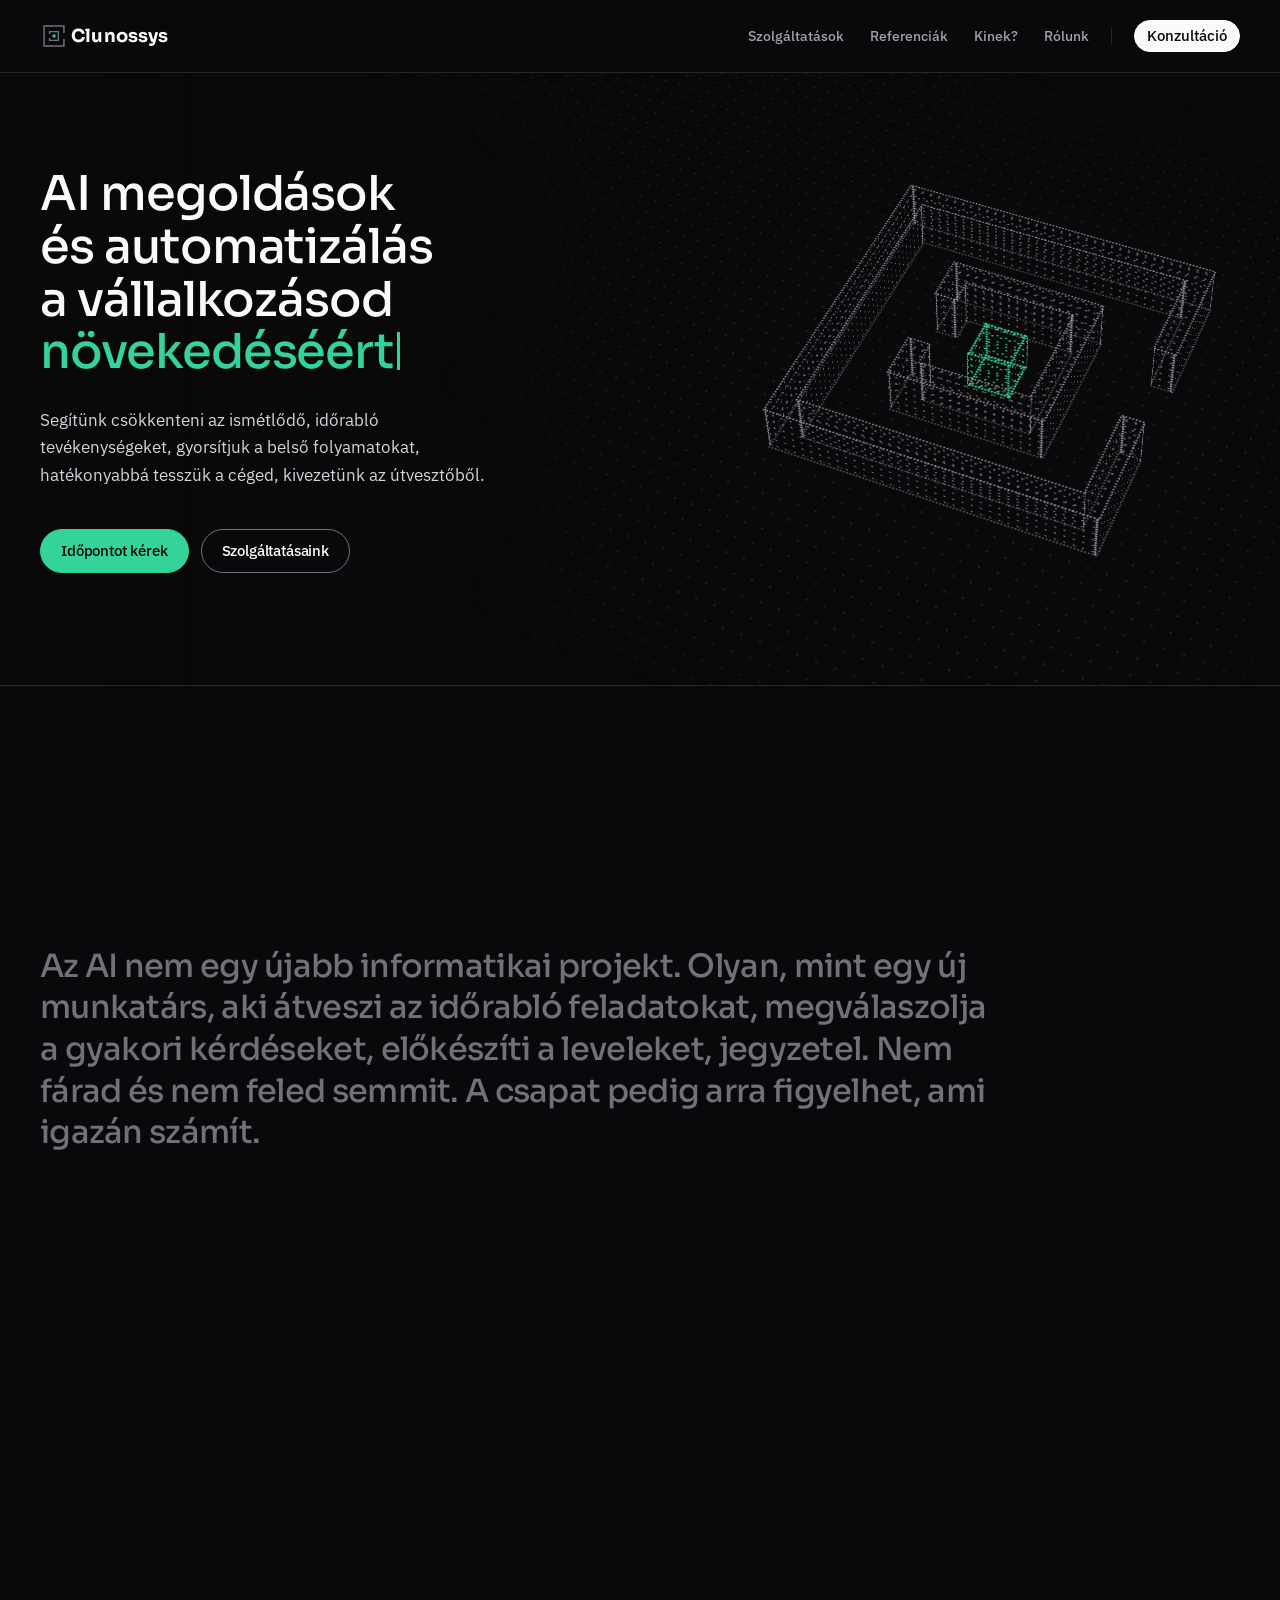
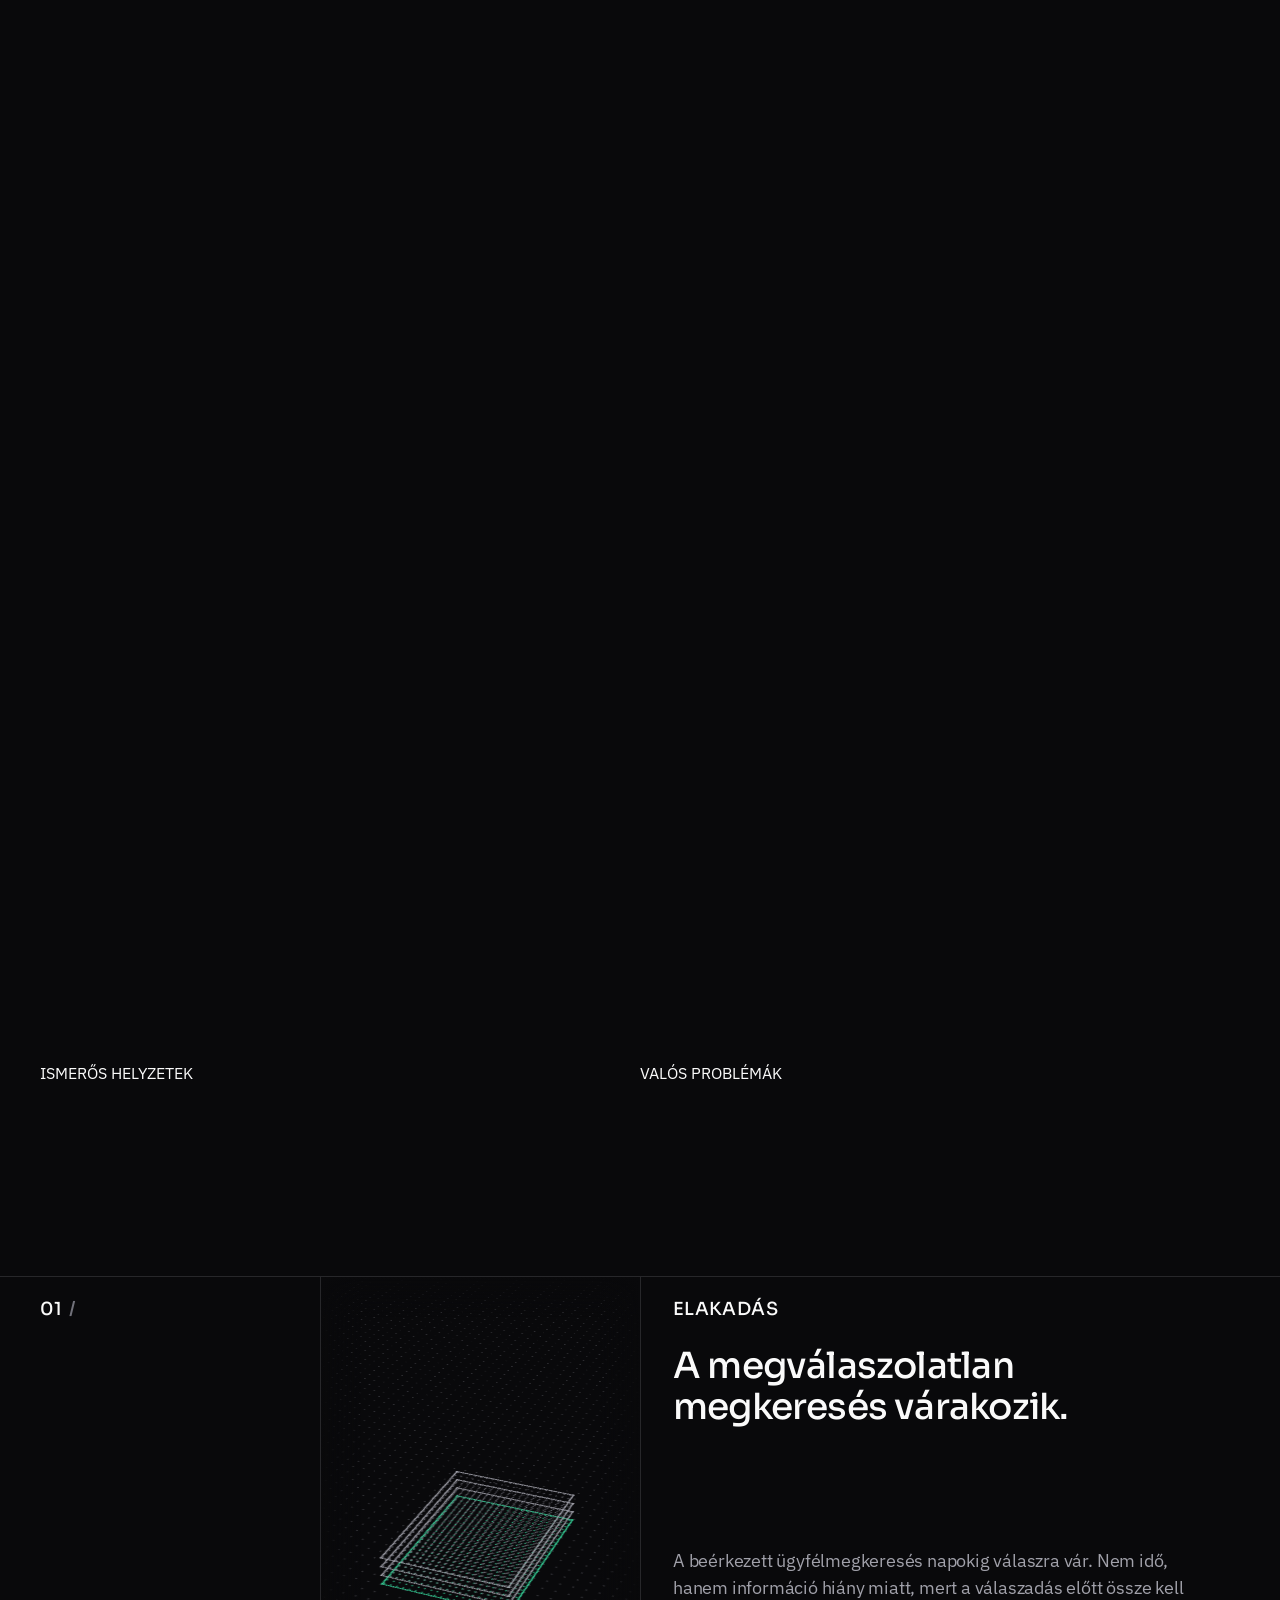
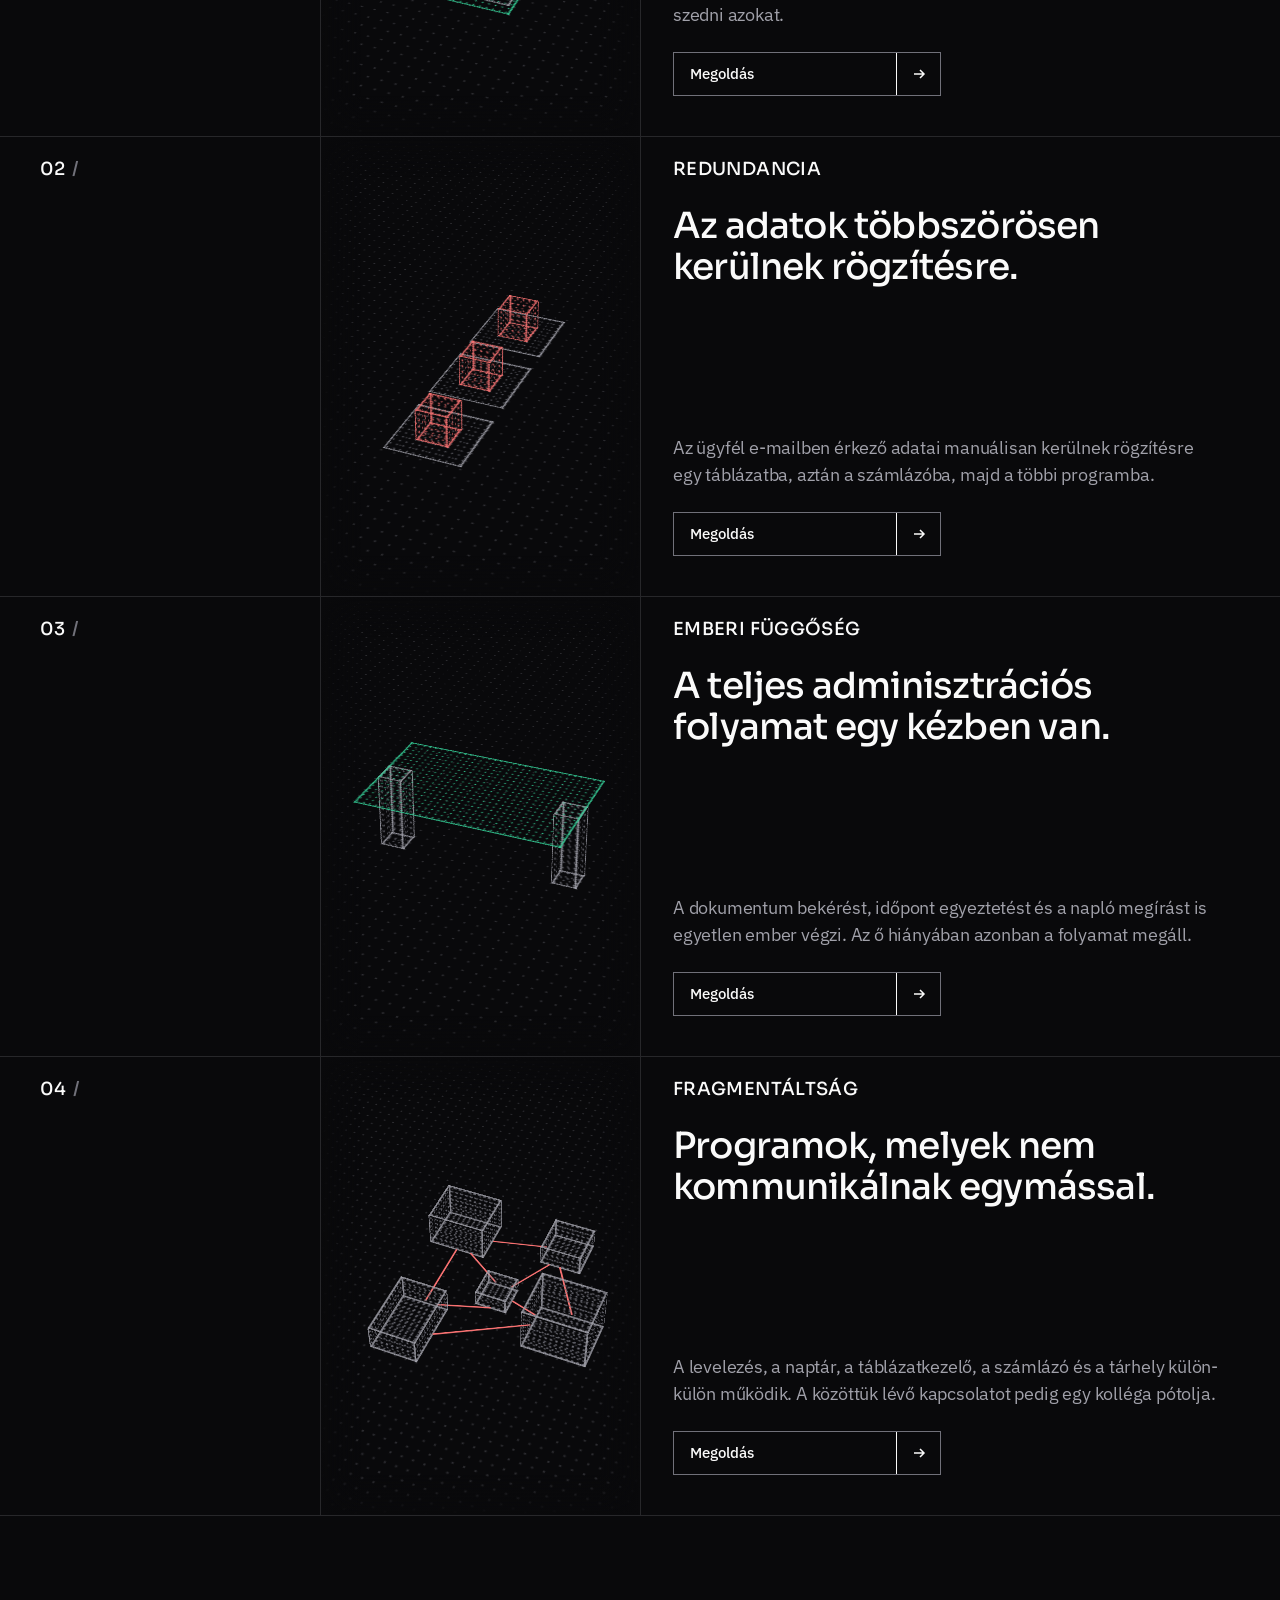
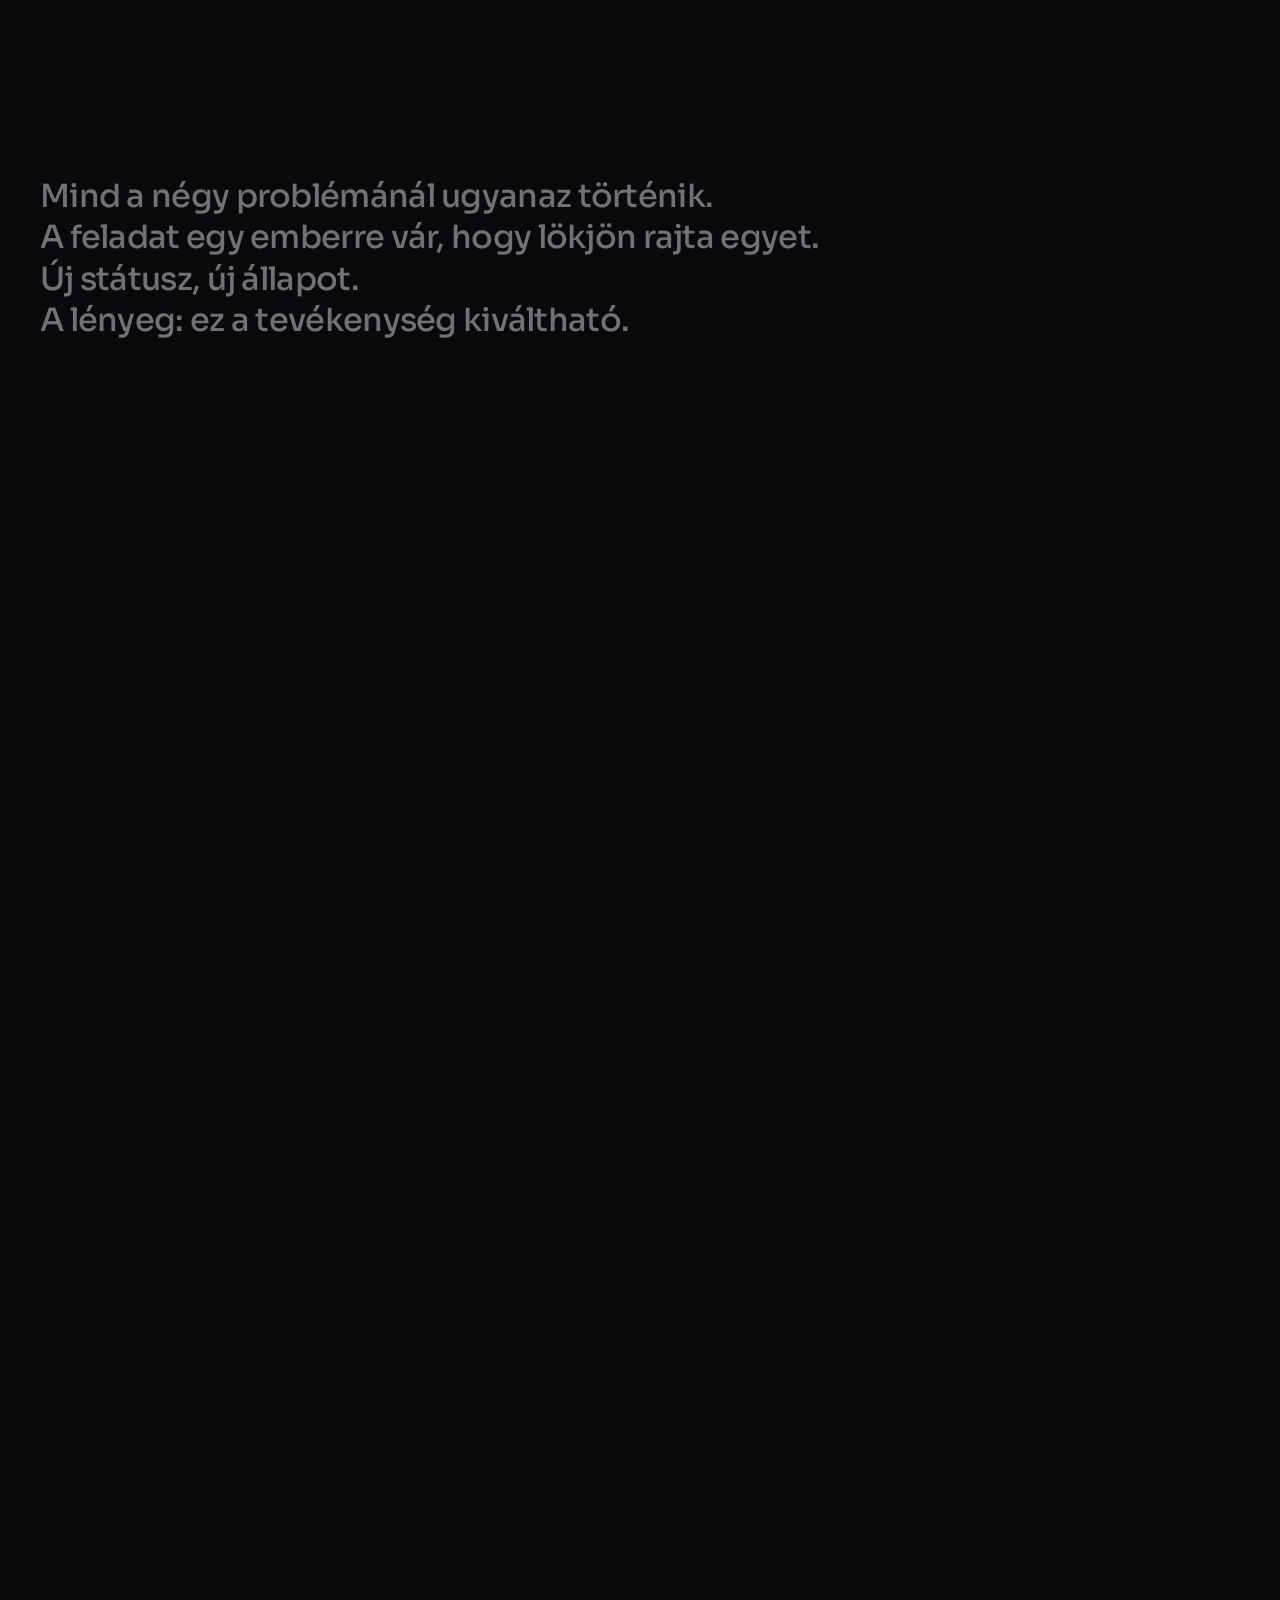
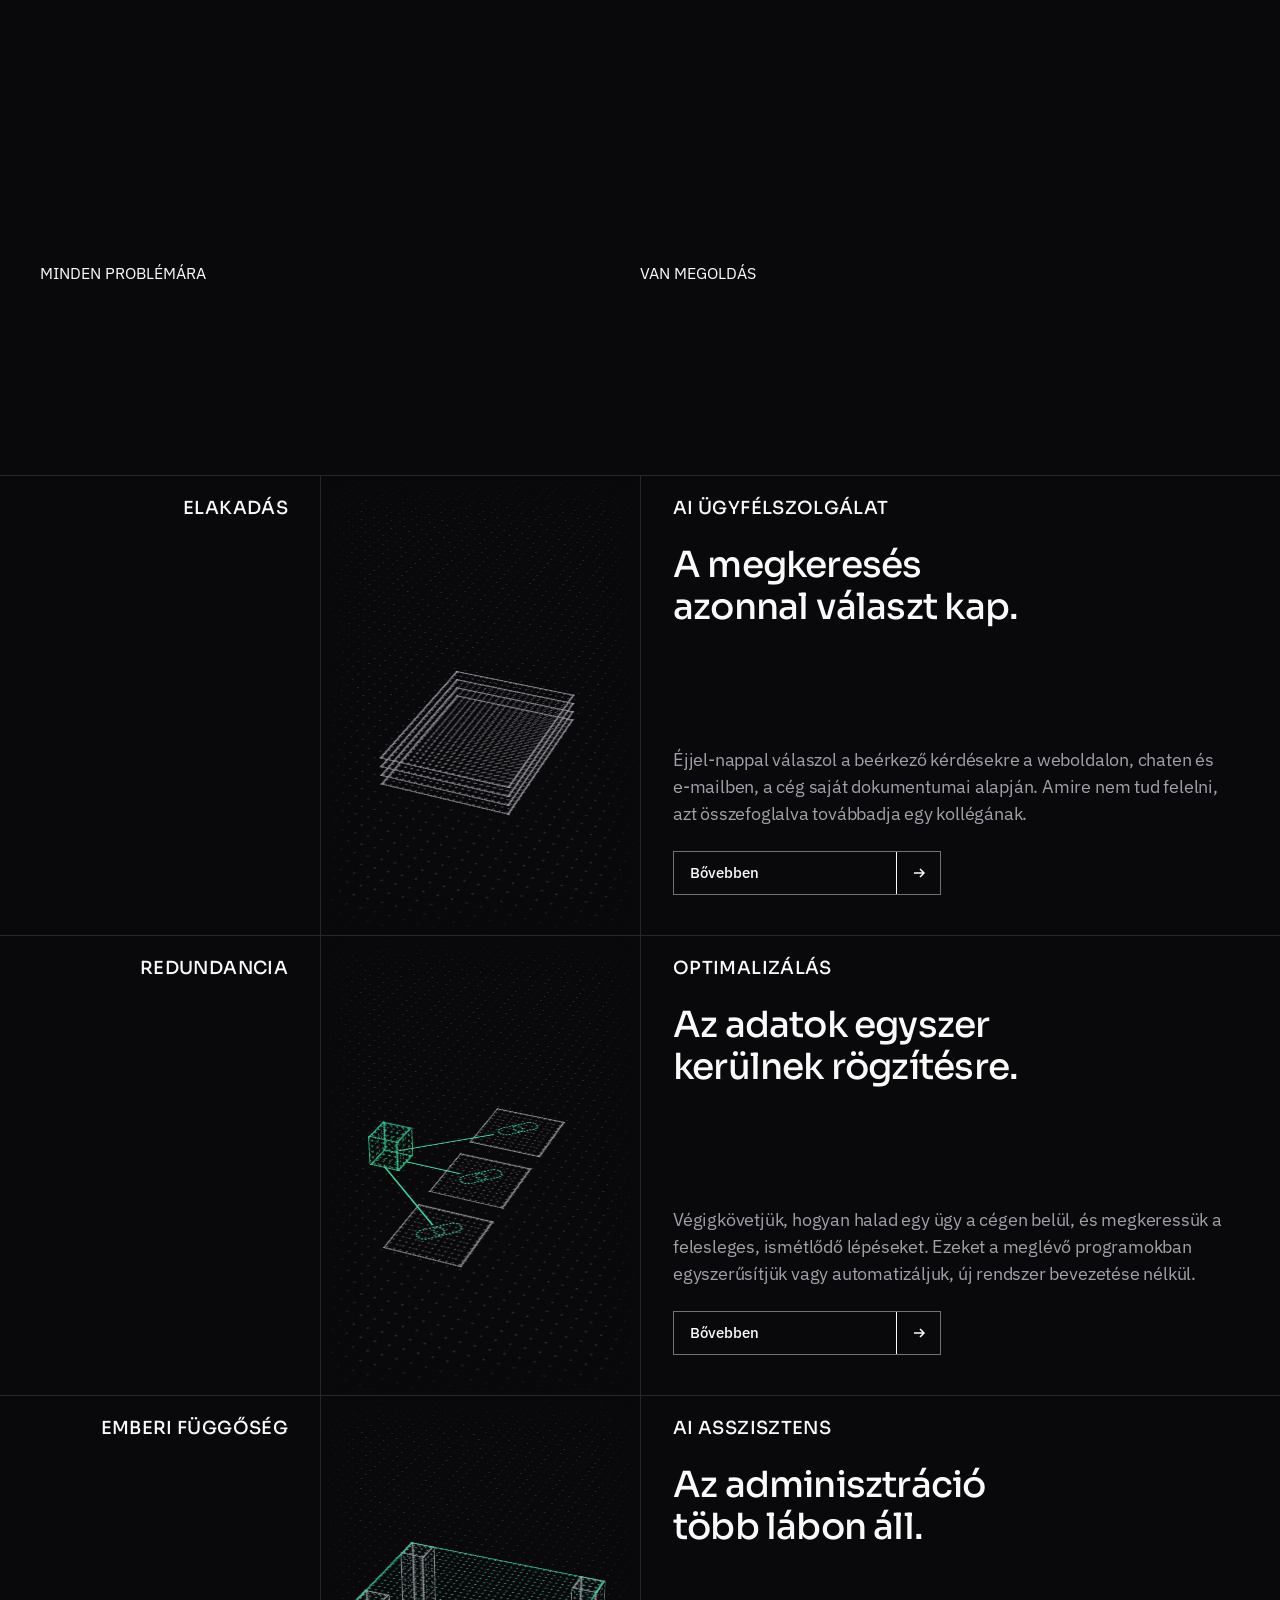
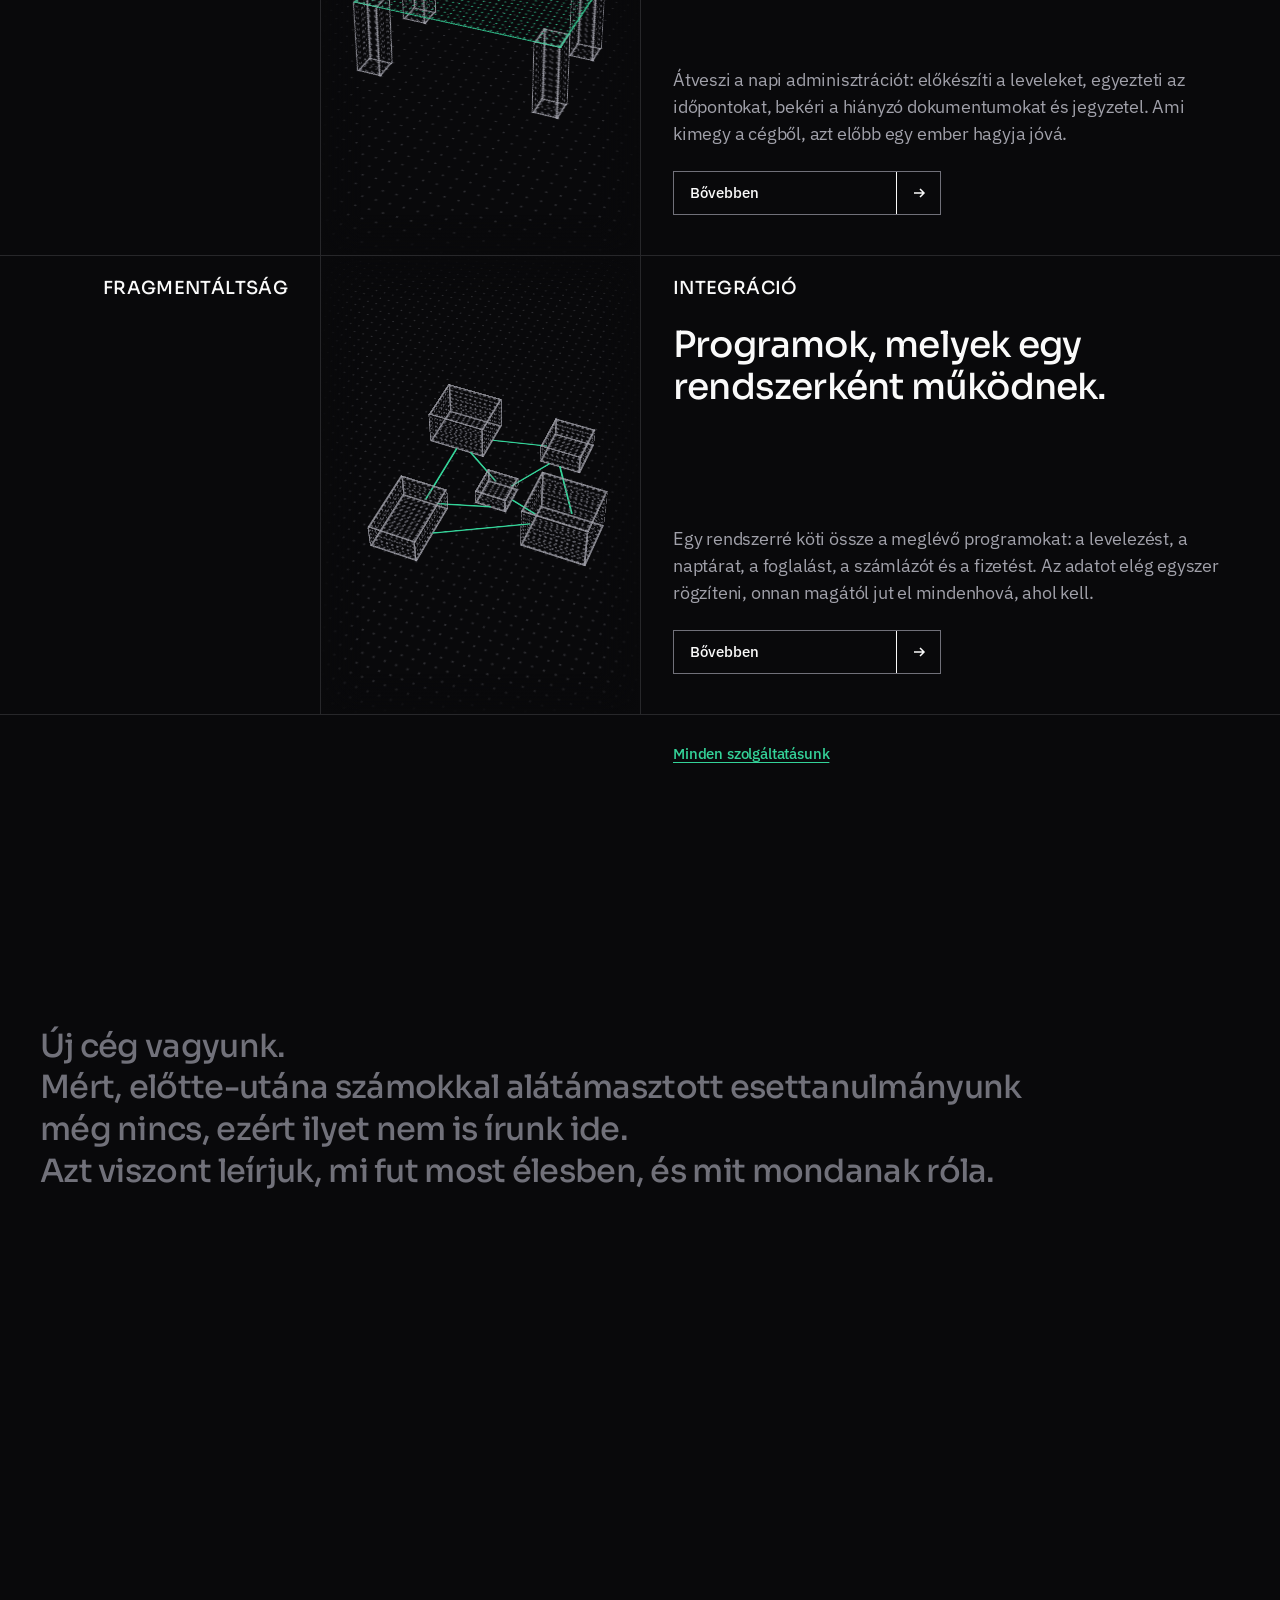
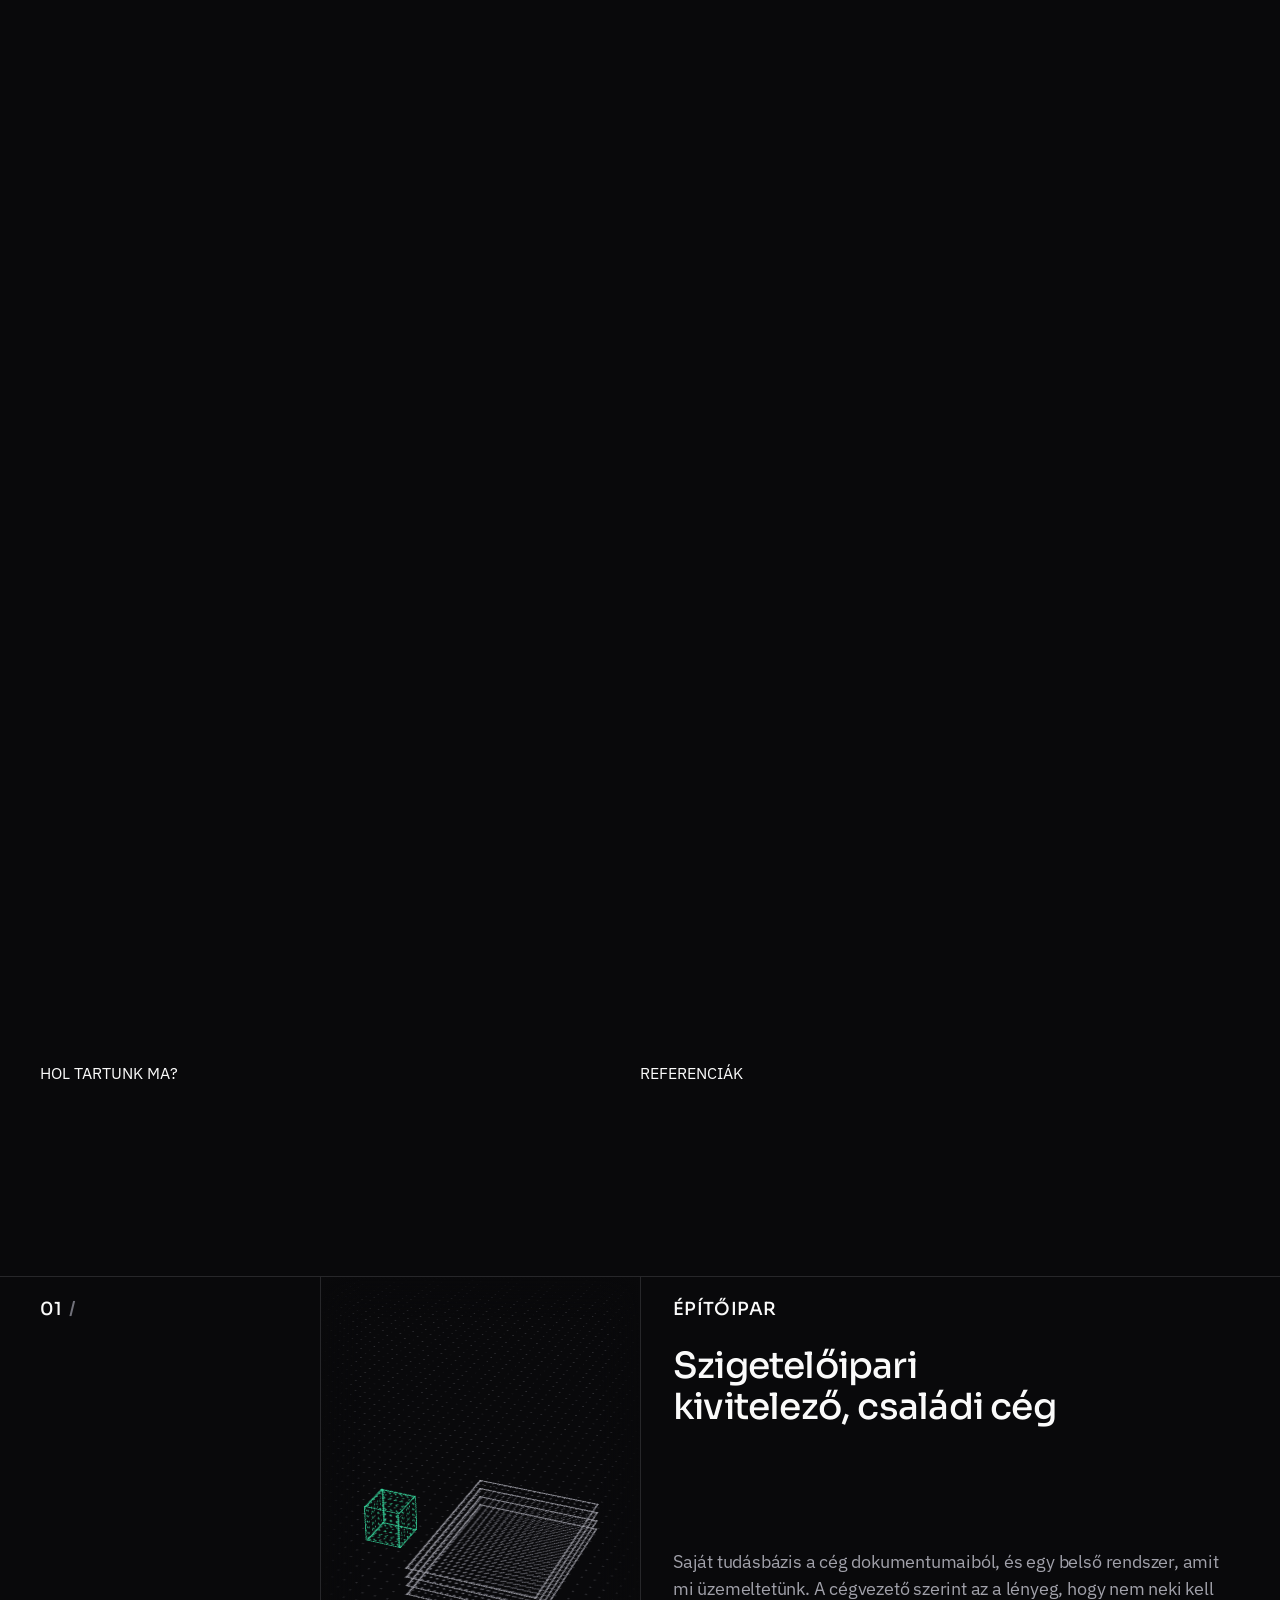
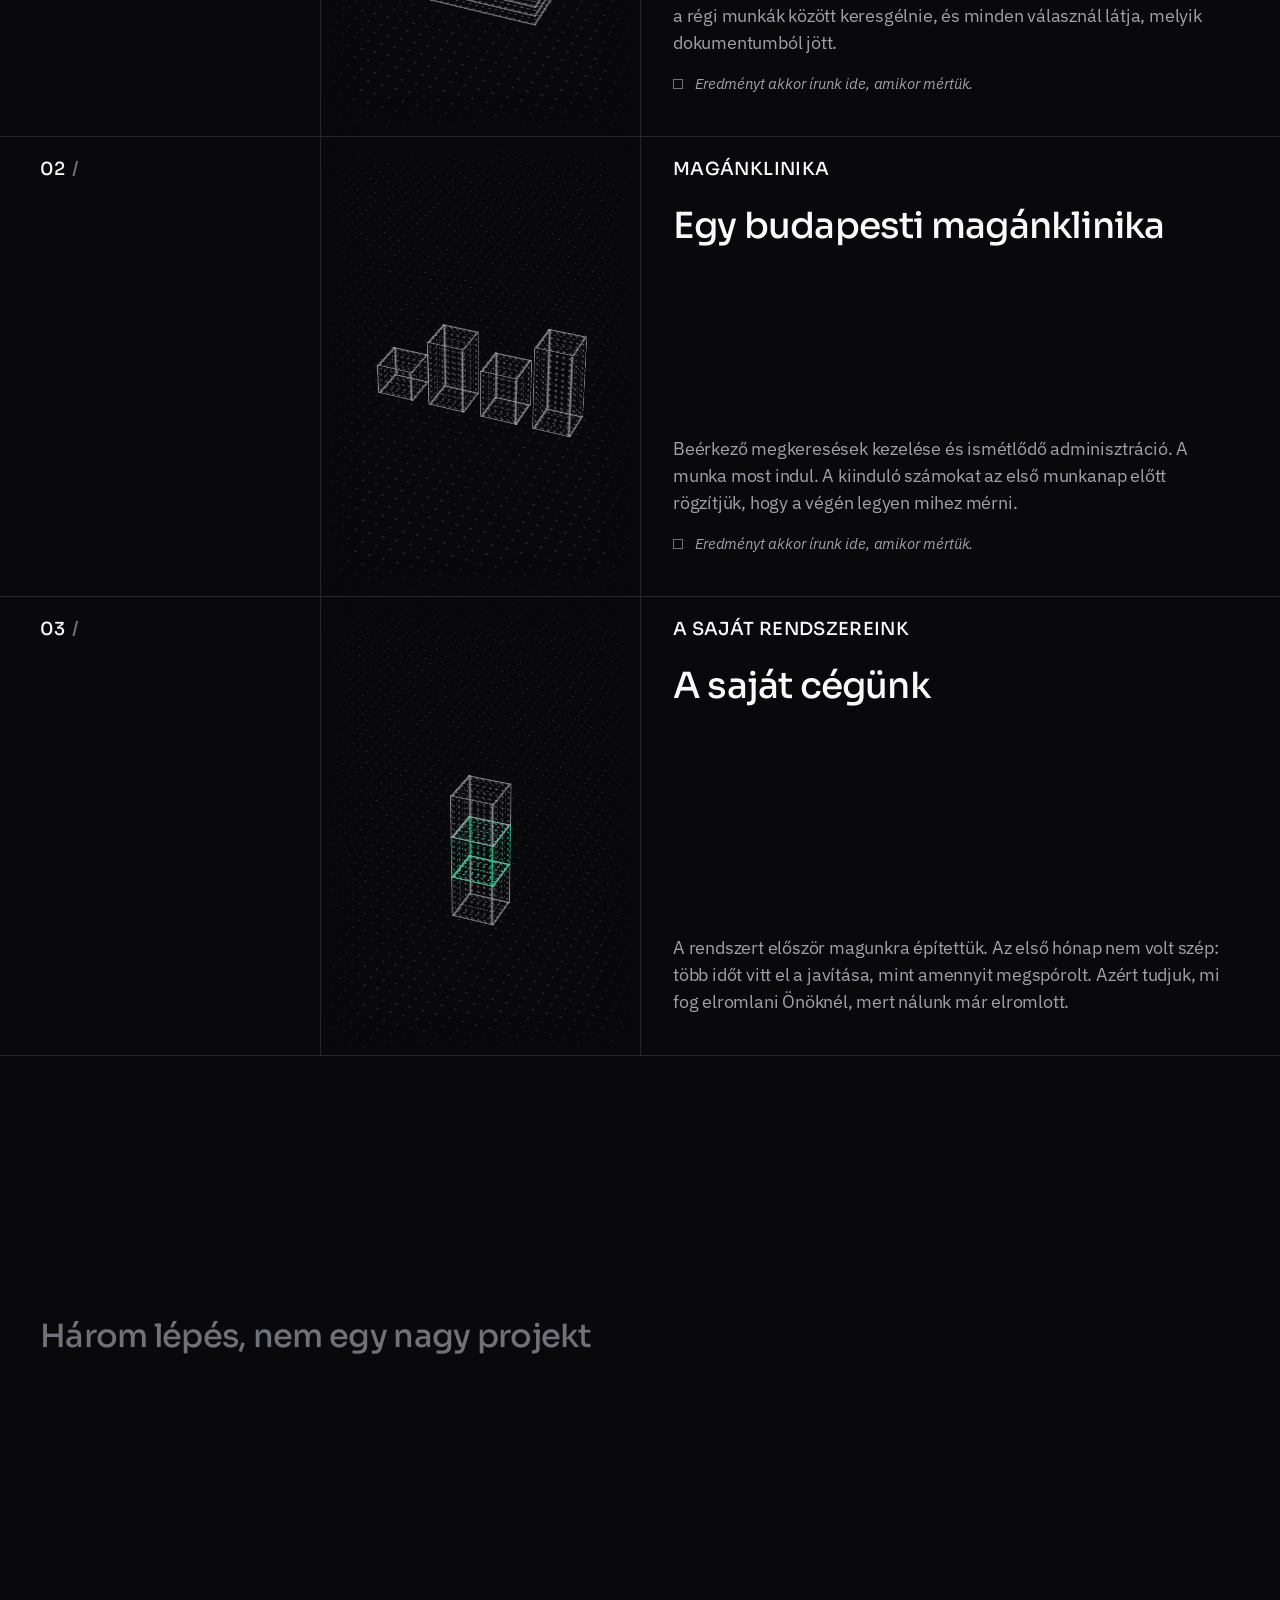
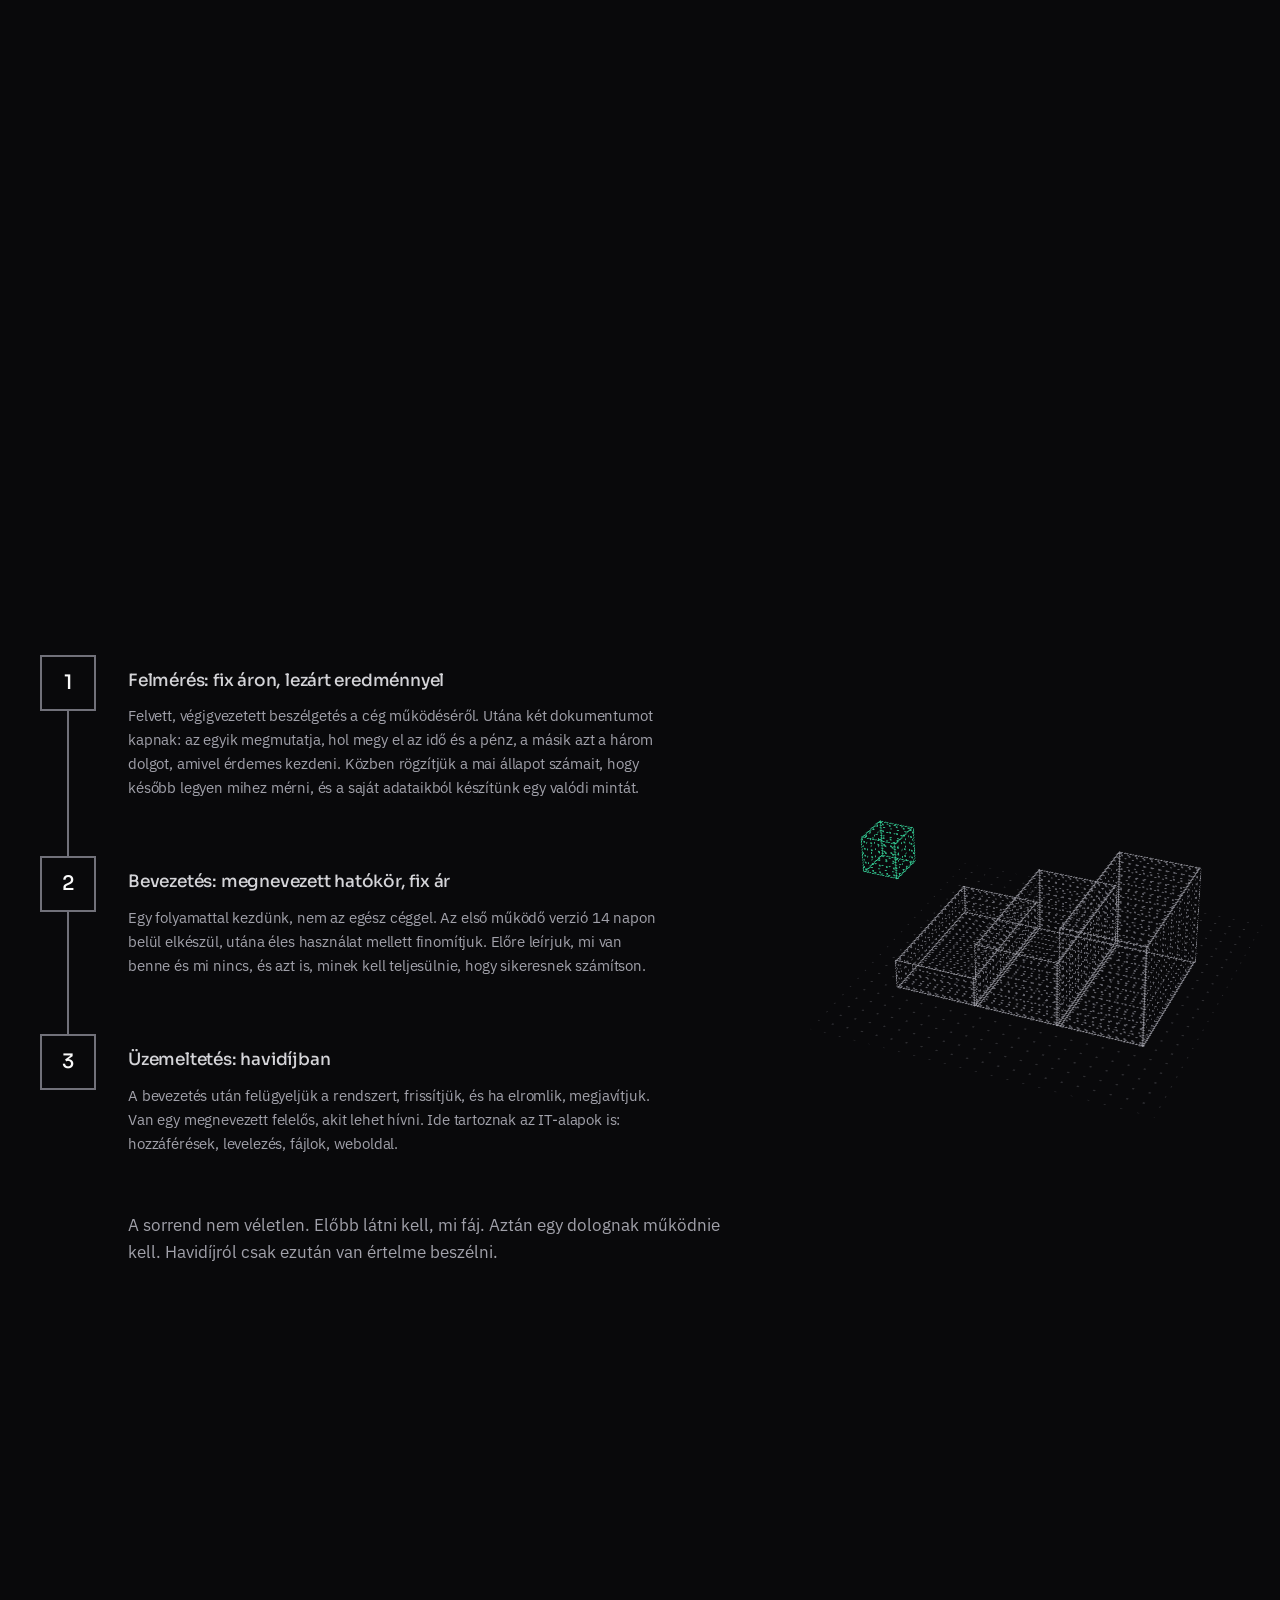
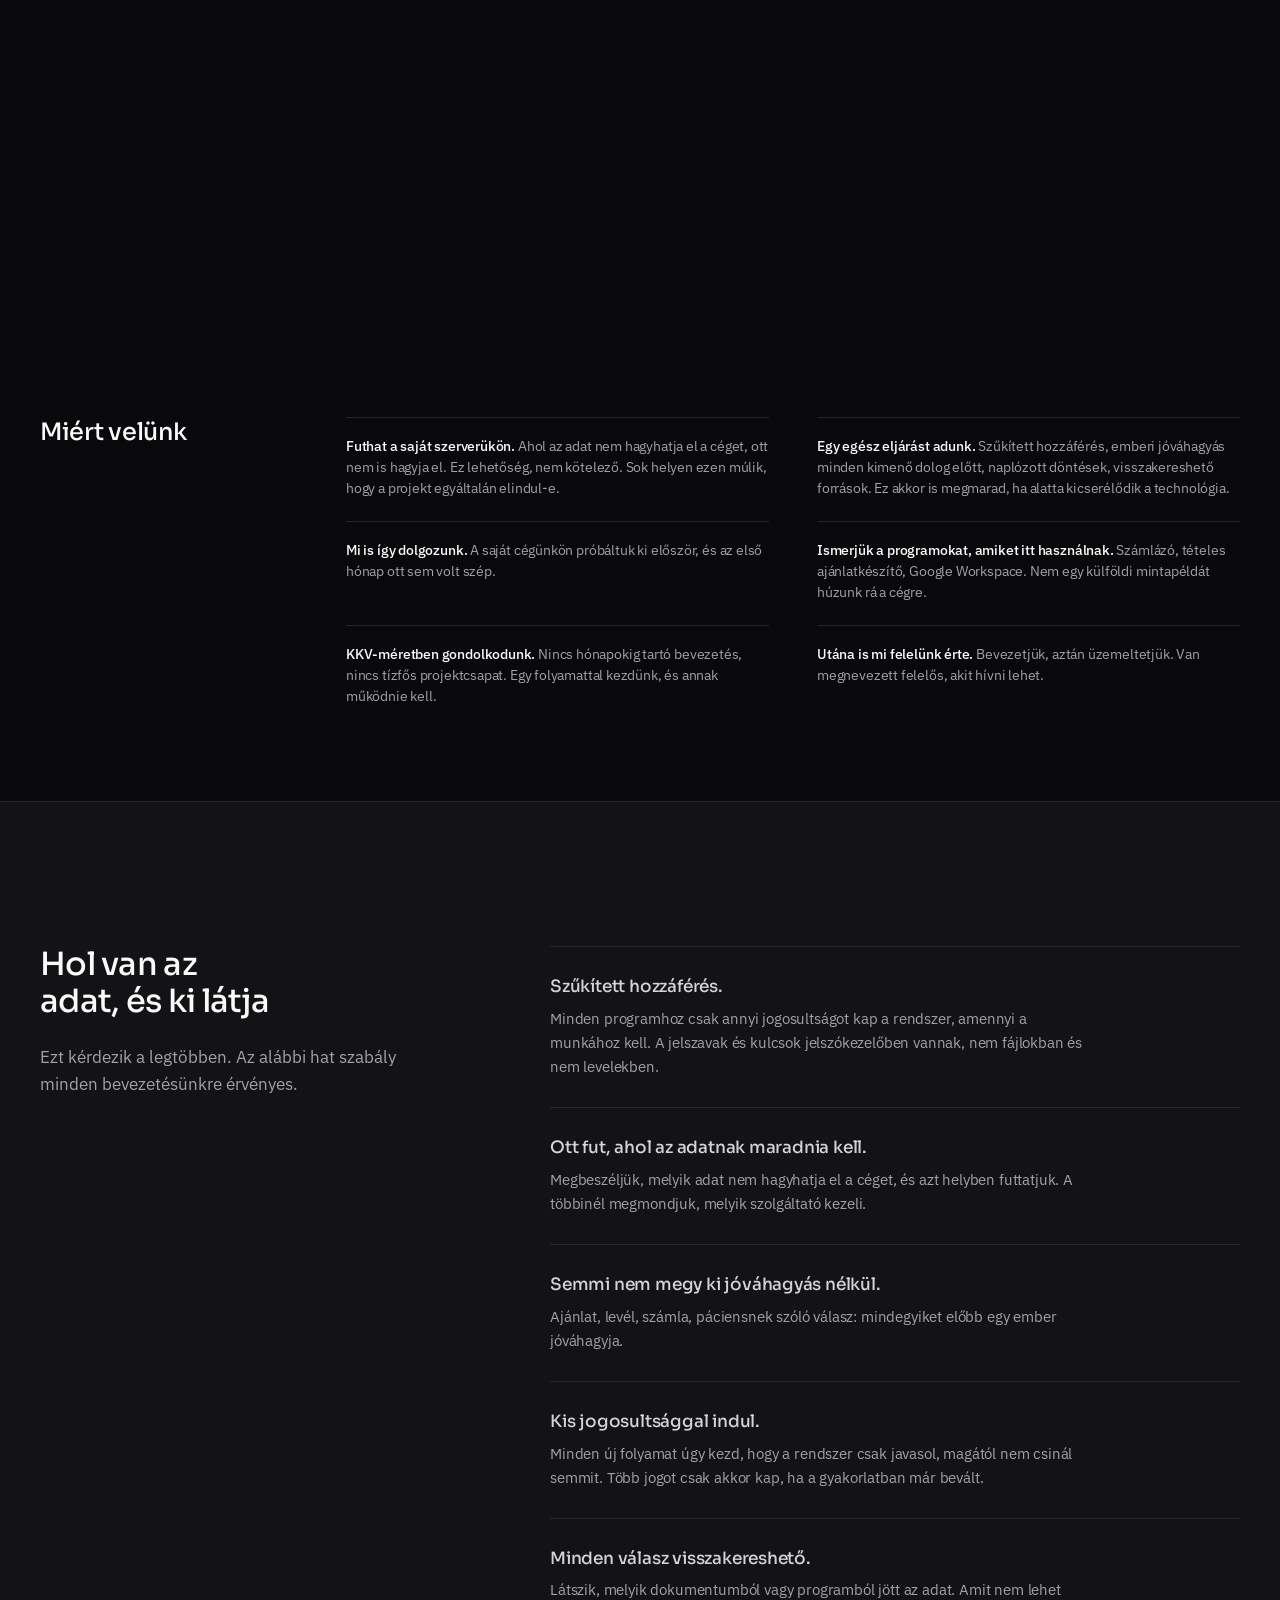
<file: index.html>
<!DOCTYPE html>
<html lang="hu" data-theme="dark">
<head>
<meta charset="utf-8">
<meta name="viewport" content="width=device-width, initial-scale=1">
<title>Clunossys | AI megoldások és automatizálás</title>
<meta name="description" content="Segítünk csökkenteni az ismétlődő, időrabló tevékenységeket, gyorsítjuk a belső folyamatokat, hatékonyabbá tesszük a céged, kivezetünk az útvesztőből.">
<link rel="canonical" href="https://clunossys.hu/">
<meta property="og:type" content="website">
<meta property="og:locale" content="hu_HU">
<meta property="og:site_name" content="Clunossys">
<meta property="og:title" content="Clunossys | AI megoldások és automatizálás">
<meta property="og:description" content="Segítünk csökkenteni az ismétlődő, időrabló tevékenységeket, gyorsítjuk a belső folyamatokat, hatékonyabbá tesszük a céged, kivezetünk az útvesztőből.">
<meta property="og:url" content="https://clunossys.hu/">
<meta name="theme-color" content="#09090B">
<link rel="icon" href="/favicon.svg" type="image/svg+xml">
<script>(function(){var m='auto';try{var v=localStorage.getItem('clunossys-theme');if(v==='light'||v==='dark'){m=v;}}catch(e){}var h=new Date().getHours();var t=m==='auto'?(h>=7&&h<19?'light':'dark'):m;var d=document.documentElement;d.setAttribute('data-theme',t);d.setAttribute('data-theme-mode',m);})();</script>
<link rel="stylesheet" href="/site.css?v=944e8823ae">
</head>
<body>
<div id="app" data-page="Main" data-props="{}"><!--app--><div class="site" id="top" data-page="page-hgkrvqk">
<div class="hdr-slot"><header class="site hdr hdr-live" id="fejlec-s7yexll" data-state="full">
<a class="skip" href="#tartalom">Ugrás a tartalomra</a>
<div class="hdr-bar">
<a class="logo" href="#top" aria-label="Clunossys, ugrás az oldal tetejére">
<svg class="logo-mark" viewBox="0 0 96 96" aria-hidden="true"><path class="logo-wall" d="M82 38V14H14V82H82V58"></path><path class="logo-wall" d="M33 41V33H63V63H33V55"></path><rect class="logo-clew logo-home" x="43" y="43" width="10" height="10"></rect><rect class="logo-clew logo-run" x="43" y="43" width="10" height="10"></rect></svg>


<span class="logo-word lw" aria-hidden="true"><span class="k sw"><span class="a">C</span><span class="b">c</span></span><span class="x">lu</span><span class="k">n</span><span class="x">os</span><span class="k">s</span><span class="x">ys</span></span>
</a>
<nav class="hdr-nav" aria-label="Fő menü">
<button class="nav-item" type="button" aria-controls="szolgaltatasok-panel" aria-expanded="false">Szolgáltatások</button>
<button class="nav-item" type="button" aria-controls="referenciak-panel" aria-expanded="false">Referenciák</button>
<a class="nav-item" href="/who-its-for">Kinek?</a>
<a class="nav-item" href="#rolunk">Rólunk</a>
<span class="nav-sep" aria-hidden="true"></span>
<a class="btn btn-sm btn-pill hdr-cta" href="#kapcsolat">Konzultáció</a>
</nav>
<button class="hdr-menu-btn" type="button" aria-controls="mobil-menu" aria-expanded="false" aria-label="Menü">
<svg width="20" height="20" viewBox="0 0 20 20" aria-hidden="true"><path d="M3 7h14M3 13h14" fill="none" stroke="currentColor" stroke-width="1.5"></path></svg>

</button>


</div>


</header></div>
<main id="tartalom">


<section class="ui intro-band" aria-labelledby="intro-cim">
<div class="wrap g12 intro">
<div class="intro-text">
<svg class="intro-shade" aria-hidden="true" focusable="false" width="1000" height="840" viewBox="-200 -210 1000 840"><path d="M150 -190C167 -181 220 -151 250 -135C280 -119 308 -106 328 -96C348 -86 356 -82 370 -75C384 -68 403 -59 414 -51C425 -43 430 -35 436 -27C442 -19 446 -11 451 -3C456 5 461 13 464 21C467 29 469 35 470 45C471 55 471 69 470 81C469 93 468 107 466 117C464 127 461 133 456 141C451 149 442 157 434 165C426 173 417 181 411 189C405 197 397 205 398 213C399 221 409 229 418 237C427 245 445 253 454 261C463 269 470 275 474 285C478 295 478 309 478 321C478 333 477 347 474 357C471 367 464 373 458 381C452 389 444 397 439 405C434 413 428 421 430 429C432 437 437 445 448 453C459 461 474 469 494 477C514 485 548 494 570 501C592 508 591 507 626 518C661 529 754 558 780 566L780 620L150 620Z"></path></svg>
<h1 class="t-display intro-h" id="intro-cim"><span class="intro-l">AI megoldások</span> <span class="intro-l">és automatizálás</span> <span class="intro-l">a vállalkozásod</span> <span class="tw" aria-hidden="true">jövőjéért<span class="tw-caret"></span></span><span class="sr-only">jövőjéért, növekedéséért, sikeréért</span></h1>
<p class="t-lead intro-lead">Segítünk csökkenteni az ismétlődő, időrabló tevékenységeket, gyorsítjuk a belső folyamatokat, hatékonyabbá tesszük a céged, kivezetünk az útvesztőből.</p>
<div class="intro-cta">
<a class="btn btn-pill btn-thread" href="#kapcsolat">Időpontot kérek</a>
<a class="btn btn-pill btn-line" href="#megoldasok">Szolgáltatásaink</a>
</div>
</div>
<div class="intro-art">
<div class="hero-logo" aria-hidden="true" data-hero="hero-3019pss">
<div class="hl-board"><i class="hl-floor"></i><svg class="hl-base" viewBox="0 0 96 96"><path class="hl-edge" d="M84.5 38L84.5 11.5L11.5 11.5L11.5 84.5L84.5 84.5L84.5 58L79.5 58L79.5 79.5L16.5 79.5L16.5 16.5L79.5 16.5L79.5 38Z"></path><path class="hl-edge" d="M30.5 41L30.5 30.5L65.5 30.5L65.5 65.5L30.5 65.5L30.5 55L35.5 55L35.5 60.5L60.5 60.5L60.5 35.5L35.5 35.5L35.5 41Z"></path></svg><i class="hl-side" style="--x:84.5;--y:11.5;--l:26.5;--r:90deg"></i><i class="hl-side" style="--x:11.5;--y:11.5;--l:73;--r:0deg"></i><i class="hl-side" style="--x:11.5;--y:84.5;--l:73;--r:270deg"></i><i class="hl-side" style="--x:84.5;--y:84.5;--l:73;--r:180deg"></i><i class="hl-side" style="--x:84.5;--y:58;--l:26.5;--r:90deg"></i><i class="hl-side" style="--x:79.5;--y:58;--l:5;--r:0deg"></i><i class="hl-side" style="--x:79.5;--y:79.5;--l:21.5;--r:270deg"></i><i class="hl-side" style="--x:16.5;--y:79.5;--l:63;--r:0deg"></i><i class="hl-side" style="--x:16.5;--y:16.5;--l:63;--r:90deg"></i><i class="hl-side" style="--x:79.5;--y:16.5;--l:63;--r:180deg"></i><i class="hl-side" style="--x:79.5;--y:38;--l:21.5;--r:270deg"></i><i class="hl-side" style="--x:84.5;--y:38;--l:5;--r:180deg"></i><i class="hl-side" style="--x:30.5;--y:41;--l:10.5;--r:270deg"></i><i class="hl-side" style="--x:30.5;--y:30.5;--l:35;--r:0deg"></i><i class="hl-side" style="--x:65.5;--y:30.5;--l:35;--r:90deg"></i><i class="hl-side" style="--x:65.5;--y:65.5;--l:35;--r:180deg"></i><i class="hl-side" style="--x:30.5;--y:65.5;--l:10.5;--r:270deg"></i><i class="hl-side" style="--x:30.5;--y:55;--l:5;--r:0deg"></i><i class="hl-side" style="--x:35.5;--y:55;--l:5.5;--r:90deg"></i><i class="hl-side" style="--x:35.5;--y:60.5;--l:25;--r:0deg"></i><i class="hl-side" style="--x:60.5;--y:60.5;--l:25;--r:270deg"></i><i class="hl-side" style="--x:60.5;--y:35.5;--l:25;--r:180deg"></i><i class="hl-side" style="--x:35.5;--y:35.5;--l:5.5;--r:90deg"></i><i class="hl-side" style="--x:35.5;--y:41;--l:5;--r:180deg"></i><i class="hl-cap-fill"></i><svg class="hl-cap" viewBox="0 0 96 96"><path class="hl-edge" d="M84.5 38L84.5 11.5L11.5 11.5L11.5 84.5L84.5 84.5L84.5 58L79.5 58L79.5 79.5L16.5 79.5L16.5 16.5L79.5 16.5L79.5 38Z"></path><path class="hl-edge" d="M30.5 41L30.5 30.5L65.5 30.5L65.5 65.5L30.5 65.5L30.5 55L35.5 55L35.5 60.5L60.5 60.5L60.5 35.5L35.5 35.5L35.5 41Z"></path></svg><div class="hl-cube hl-clew"><i class="hl-bot"></i><i class="hl-side" style="--x:0;--y:0;--l:10;--r:0deg"></i><i class="hl-side" style="--x:10;--y:0;--l:10;--r:90deg"></i><i class="hl-side" style="--x:10;--y:10;--l:10;--r:180deg"></i><i class="hl-side" style="--x:0;--y:10;--l:10;--r:270deg"></i><i class="hl-top"></i></div></div>
<svg class="intro-shade-r" aria-hidden="true" focusable="false" viewBox="0 0 460 386.4"><path d="M200 -190C207 -181 229 -149 240 -135C251 -121 260 -114 268 -107C276 -100 281 -100 288 -96C295 -92 298 -87 308 -85C318 -83 335 -85 348 -85C361 -85 375 -85 388 -84C401 -83 415 -80 428 -77C441 -74 455 -72 468 -68C481 -64 495 -60 508 -56C521 -52 535 -47 548 -41C561 -35 575 -28 588 -21C601 -14 617 -6 628 0C639 6 650 10 654 12L648 25C646 28 641 37 638 43C635 49 634 56 632 63C630 70 628 76 626 83C624 90 624 96 622 103C620 110 615 116 612 123C609 130 605 136 602 143C599 150 598 156 596 163C594 170 593 175 592 183C591 191 592 203 592 213C592 223 591 231 590 243C589 255 588 270 586 283C584 296 581 310 578 323C575 336 570 350 566 363C562 376 559 390 554 403C549 416 545 430 538 443C531 456 520 473 514 483C508 493 506 492 500 502C494 512 490 522 478 545C466 568 438 624 430 640L3400 640L3400 -190Z"></path></svg>
</div>
</div>
</div>
</section>


<section class="ui stmt " id="rolunk" data-stmt="stmt-yiemksa" aria-labelledby="rolunk-cim">
<div class="stmt-pin">
<div class="wrap">
<h2 class="t-h1 stmt-text" id="rolunk-cim"><span class="w" style="--i:0">Az</span> <span class="w" style="--i:1">AI</span> <span class="w" style="--i:2">nem</span> <span class="w" style="--i:3">egy</span> <span class="w" style="--i:4">újabb</span> <span class="w" style="--i:5">informatikai</span> <span class="w" style="--i:6">projekt.</span> <span class="w" style="--i:7">Olyan,</span> <span class="w" style="--i:8">mint</span> <span class="w" style="--i:9">egy</span> <span class="w" style="--i:10">új</span> <span class="w" style="--i:11">munkatárs,</span> <span class="w" style="--i:12">aki</span> <span class="w" style="--i:13">átveszi</span> <span class="w" style="--i:14">az</span> <span class="w" style="--i:15">időrabló</span> <span class="w" style="--i:16">feladatokat,</span> <span class="w" style="--i:17">megválaszolja</span> <span class="w" style="--i:18">a</span> <span class="w" style="--i:19">gyakori</span> <span class="w" style="--i:20">kérdéseket,</span> <span class="w" style="--i:21">előkészíti</span> <span class="w" style="--i:22">a</span> <span class="w" style="--i:23">leveleket,</span> <span class="w" style="--i:24">jegyzetel.</span> <span class="w" style="--i:25">Nem</span> <span class="w" style="--i:26">fárad</span> <span class="w" style="--i:27">és</span> <span class="w" style="--i:28">nem</span> <span class="w" style="--i:29">feled</span> <span class="w" style="--i:30">semmit.</span> <span class="w" style="--i:31">A</span> <span class="w" style="--i:32">csapat</span> <span class="w" style="--i:33">pedig</span> <span class="w" style="--i:34">arra</span> <span class="w" style="--i:35">figyelhet,</span> <span class="w" style="--i:36">ami</span> <span class="w" style="--i:37">igazán</span> <span class="w" style="--i:38">számít.</span></h2>



</div>
</div>
</section>


<section class="sec-figs" aria-labelledby="ismeros-cim">
<div class="wrap"><h2 class="spread-h sit-head" id="ismeros-cim" data-inview="195"><span>Ismerős helyzetek</span> <span>Valós problémák</span></h2></div>
<ol class="stk">
<li class="stk-item" style="--n:0"><div class="stk-grid"><p class="stk-no" aria-hidden="true">01 <span>/</span></p><div class="stk-fig"><div class="fig fig-snap" style="--fig-mx:0.013;--hl-d:9;--hl-el:32deg;--fig-dy:0.1;--fl-x0:-280;--fl-x1:130;--fl-y0:-470;--fl-y1:170" aria-hidden="true"><div class="hl-board"><i class="hl-floor"></i><div class="dbox is-thread to-alert" style="--bx:28;--by:20;--bw:40;--bd:56;--bh:0"><i class="hl-bot"></i></div><div class="dbox" style="--bx:28;--by:20;--bw:40;--bd:56;--bh:0;--bz:3;--hz:9;--delay:0.12s"><i class="hl-bot"></i></div><div class="dbox" style="--bx:28;--by:20;--bw:40;--bd:56;--bh:0;--bz:6;--hz:18;--delay:0.06s"><i class="hl-bot"></i></div><div class="dbox" style="--bx:28;--by:20;--bw:40;--bd:56;--bh:0;--bz:9;--hz:27"><i class="hl-bot"></i></div></div></div></div><div class="stk-body"><p class="stk-tag">Elakadás</p><h3 class="stk-title">A megválaszolatlan megkeresés várakozik.</h3><p class="stk-desc">A beérkezett ügyfélmegkeresés napokig válaszra vár. Nem idő, hanem információ hiány miatt, mert a válaszadás előtt össze kell szedni azokat.</p><a class="rbtn" href="/services/ai-customer-service" aria-label="Megoldás: AI ügyfélszolgálat"><span class="rbtn-text"><span class="rbtn-t1">Megoldás</span><span class="rbtn-t2" aria-hidden="true">Megoldás</span></span><span class="rbtn-icon" aria-hidden="true"><span class="rbtn-i1"><svg width="14" height="14" viewBox="0 0 14 14"><path d="M2 7h10M8 3l4 4-4 4" fill="none" stroke="currentColor" stroke-width="1.5"></path></svg></span><span class="rbtn-i2"><svg width="14" height="14" viewBox="0 0 14 14"><path d="M2 7h10M8 3l4 4-4 4" fill="none" stroke="currentColor" stroke-width="1.5"></path></svg></span></span></a></div></div></li>
<li class="stk-item" style="--n:1"><div class="stk-grid"><p class="stk-no" aria-hidden="true">02 <span>/</span></p><div class="stk-fig"><div class="fig" style="--fig-mx:0.022;--hl-d:10;--hl-az:112.5deg;--hl-el:32deg;--fl-x0:-380;--fl-x1:200;--fl-y0:-140;--fl-y1:280" aria-hidden="true"><div class="hl-board"><i class="hl-floor"></i><div class="dbox" style="--bx:5;--by:36;--bw:24;--bd:24;--bh:0"><i class="hl-bot"></i></div><div class="dbox" style="--bx:36;--by:36;--bw:24;--bd:24;--bh:0"><i class="hl-bot"></i></div><div class="dbox" style="--bx:67;--by:36;--bw:24;--bd:24;--bh:0"><i class="hl-bot"></i></div><div class="dbox is-alert cube-a" style="--bx:12;--by:43;--bw:10;--bd:10;--bh:10"><i class="hl-bot"></i><i class="hl-side" style="--x:0;--y:0;--l:10;--r:0deg"></i><i class="hl-side" style="--x:10;--y:0;--l:10;--r:90deg"></i><i class="hl-side" style="--x:10;--y:10;--l:10;--r:180deg"></i><i class="hl-side" style="--x:0;--y:10;--l:10;--r:270deg"></i><i class="hl-top"></i></div><div class="dbox is-alert cube-b" style="--bx:43;--by:43;--bw:10;--bd:10;--bh:10"><i class="hl-bot"></i><i class="hl-side" style="--x:0;--y:0;--l:10;--r:0deg"></i><i class="hl-side" style="--x:10;--y:0;--l:10;--r:90deg"></i><i class="hl-side" style="--x:10;--y:10;--l:10;--r:180deg"></i><i class="hl-side" style="--x:0;--y:10;--l:10;--r:270deg"></i><i class="hl-top"></i></div><div class="dbox is-alert cube-c" style="--bx:74;--by:43;--bw:10;--bd:10;--bh:10"><i class="hl-bot"></i><i class="hl-side" style="--x:0;--y:0;--l:10;--r:0deg"></i><i class="hl-side" style="--x:10;--y:0;--l:10;--r:90deg"></i><i class="hl-side" style="--x:10;--y:10;--l:10;--r:180deg"></i><i class="hl-side" style="--x:0;--y:10;--l:10;--r:270deg"></i><i class="hl-top"></i></div></div></div></div><div class="stk-body"><p class="stk-tag">Redundancia</p><h3 class="stk-title">Az adatok többszörösen kerülnek rögzítésre.</h3><p class="stk-desc">Az ügyfél e-mailben érkező adatai manuálisan kerülnek rögzítésre egy táblázatba, aztán a számlázóba, majd a többi programba.</p><a class="rbtn" href="/services/integration" aria-label="Megoldás: Integráció"><span class="rbtn-text"><span class="rbtn-t1">Megoldás</span><span class="rbtn-t2" aria-hidden="true">Megoldás</span></span><span class="rbtn-icon" aria-hidden="true"><span class="rbtn-i1"><svg width="14" height="14" viewBox="0 0 14 14"><path d="M2 7h10M8 3l4 4-4 4" fill="none" stroke="currentColor" stroke-width="1.5"></path></svg></span><span class="rbtn-i2"><svg width="14" height="14" viewBox="0 0 14 14"><path d="M2 7h10M8 3l4 4-4 4" fill="none" stroke="currentColor" stroke-width="1.5"></path></svg></span></span></a></div></div></li>
<li class="stk-item" style="--n:2"><div class="stk-grid"><p class="stk-no" aria-hidden="true">03 <span>/</span></p><div class="stk-fig"><div class="fig fig-snap" style="--fig-mx:0.005;--hl-d:24;--hl-el:32deg;--fl-x0:-280;--fl-x1:130;--fl-y0:-380;--fl-y1:170" aria-hidden="true"><div class="hl-board"><i class="hl-floor"></i><div class="dbox" style="--bx:16;--by:44;--bw:8;--bd:8;--bh:24;--hx:-36"><i class="hl-bot"></i><i class="hl-side" style="--x:0;--y:0;--l:8;--r:0deg"></i><i class="hl-side" style="--x:8;--y:0;--l:8;--r:90deg"></i><i class="hl-side" style="--x:8;--y:8;--l:8;--r:180deg"></i><i class="hl-side" style="--x:0;--y:8;--l:8;--r:270deg"></i><i class="hl-top"></i></div><div class="dbox" style="--bx:72;--by:44;--bw:8;--bd:8;--bh:24;--hry:90deg;--to:100% 50% 0;--delay:0.95s"><i class="hl-bot"></i><i class="hl-side" style="--x:0;--y:0;--l:8;--r:0deg"></i><i class="hl-side" style="--x:8;--y:0;--l:8;--r:90deg"></i><i class="hl-side" style="--x:8;--y:8;--l:8;--r:180deg"></i><i class="hl-side" style="--x:0;--y:8;--l:8;--r:270deg"></i><i class="hl-top"></i></div><div class="dbox is-thread to-alert f3-sheet" style="--bx:16;--by:28;--bw:64;--bd:40;--bh:0;--bz:24;--cdelay:1.3s"><i class="hl-bot"></i></div></div></div></div><div class="stk-body"><p class="stk-tag">Emberi függőség</p><h3 class="stk-title">A teljes adminisztrációs folyamat egy kézben van.</h3><p class="stk-desc">A dokumentum bekérést, időpont egyeztetést és a napló megírást is egyetlen ember végzi. Az ő hiányában azonban a folyamat megáll.</p><a class="rbtn" href="/services/ai-assistant" aria-label="Megoldás: AI asszisztens"><span class="rbtn-text"><span class="rbtn-t1">Megoldás</span><span class="rbtn-t2" aria-hidden="true">Megoldás</span></span><span class="rbtn-icon" aria-hidden="true"><span class="rbtn-i1"><svg width="14" height="14" viewBox="0 0 14 14"><path d="M2 7h10M8 3l4 4-4 4" fill="none" stroke="currentColor" stroke-width="1.5"></path></svg></span><span class="rbtn-i2"><svg width="14" height="14" viewBox="0 0 14 14"><path d="M2 7h10M8 3l4 4-4 4" fill="none" stroke="currentColor" stroke-width="1.5"></path></svg></span></span></a></div></div></li>
<li class="stk-item" style="--n:3"><div class="stk-grid"><p class="stk-no" aria-hidden="true">04 <span>/</span></p><div class="stk-fig"><div class="fig fig-snap" style="--fig-mx:0.0441;--hl-d:18;--fig-zoom:0.85;--fig-dx:0.07" aria-hidden="true"><div class="hl-board"><i class="hl-floor"></i><i class="f4-line" style="--p1x:34;--p1y:21;--d1x:-4;--d1y:-4;--p2x:54;--p2y:16;--d2x:4;--d2y:-5"></i><i class="f4-line" style="--p1x:62;--p1y:24;--d1x:4;--d1y:-5;--p2x:74;--p2y:44;--d2x:5;--d2y:3"></i><i class="f4-line" style="--p1x:62;--p1y:54;--d1x:5;--d1y:3;--p2x:32;--p2y:71;--d2x:-5;--d2y:5"></i><i class="f4-line" style="--p1x:23;--p1y:58;--d1x:-5;--d1y:5;--p2x:23;--p2y:30;--d2x:-4;--d2y:-4"></i><i class="f4-line" style="--p1x:43;--p1y:40;--d1x:0;--d1y:0;--p2x:28.5;--p2y:30;--d2x:-4;--d2y:-4"></i><i class="f4-line" style="--p1x:49;--p1y:40;--d1x:0;--d1y:0;--p2x:58;--p2y:24;--d2x:4;--d2y:-5"></i><i class="f4-line" style="--p1x:52;--p1y:46;--d1x:0;--d1y:0;--p2x:62;--p2y:49;--d2x:5;--d2y:3"></i><i class="f4-line" style="--p1x:46;--p1y:52;--d1x:0;--d1y:0;--p2x:27.5;--p2y:58;--d2x:-5;--d2y:5"></i><div class="dbox" style="--bx:12;--by:12;--bw:22;--bd:18;--bh:14;--hx:-4;--hy:-4"><i class="hl-bot"></i><i class="hl-side" style="--x:0;--y:0;--l:22;--r:0deg"></i><i class="hl-side" style="--x:22;--y:0;--l:18;--r:90deg"></i><i class="hl-side" style="--x:22;--y:18;--l:22;--r:180deg"></i><i class="hl-side" style="--x:0;--y:18;--l:18;--r:270deg"></i><i class="hl-top"></i></div><div class="dbox" style="--bx:54;--by:8;--bw:16;--bd:16;--bh:8;--hx:4;--hy:-5"><i class="hl-bot"></i><i class="hl-side" style="--x:0;--y:0;--l:16;--r:0deg"></i><i class="hl-side" style="--x:16;--y:0;--l:16;--r:90deg"></i><i class="hl-side" style="--x:16;--y:16;--l:16;--r:180deg"></i><i class="hl-side" style="--x:0;--y:16;--l:16;--r:270deg"></i><i class="hl-top"></i></div><div class="dbox" style="--bx:62;--by:44;--bw:24;--bd:20;--bh:18;--hx:5;--hy:3"><i class="hl-bot"></i><i class="hl-side" style="--x:0;--y:0;--l:24;--r:0deg"></i><i class="hl-side" style="--x:24;--y:0;--l:20;--r:90deg"></i><i class="hl-side" style="--x:24;--y:20;--l:24;--r:180deg"></i><i class="hl-side" style="--x:0;--y:20;--l:20;--r:270deg"></i><i class="hl-top"></i></div><div class="dbox" style="--bx:14;--by:58;--bw:18;--bd:26;--bh:10;--hx:-5;--hy:5"><i class="hl-bot"></i><i class="hl-side" style="--x:0;--y:0;--l:18;--r:0deg"></i><i class="hl-side" style="--x:18;--y:0;--l:26;--r:90deg"></i><i class="hl-side" style="--x:18;--y:26;--l:18;--r:180deg"></i><i class="hl-side" style="--x:0;--y:26;--l:26;--r:270deg"></i><i class="hl-top"></i></div><div class="dbox" style="--bx:40;--by:40;--bw:12;--bd:12;--bh:6"><i class="hl-bot"></i><i class="hl-side" style="--x:0;--y:0;--l:12;--r:0deg"></i><i class="hl-side" style="--x:12;--y:0;--l:12;--r:90deg"></i><i class="hl-side" style="--x:12;--y:12;--l:12;--r:180deg"></i><i class="hl-side" style="--x:0;--y:12;--l:12;--r:270deg"></i><i class="hl-top"></i></div></div></div></div><div class="stk-body"><p class="stk-tag">Fragmentáltság</p><h3 class="stk-title">Programok, melyek nem kommunikálnak egymással.</h3><p class="stk-desc">A levelezés, a naptár, a táblázatkezelő, a számlázó és a tárhely külön-külön működik. A közöttük lévő kapcsolatot pedig egy kolléga pótolja.</p><a class="rbtn" href="/services/custom-development" aria-label="Megoldás: Egyedi fejlesztés"><span class="rbtn-text"><span class="rbtn-t1">Megoldás</span><span class="rbtn-t2" aria-hidden="true">Megoldás</span></span><span class="rbtn-icon" aria-hidden="true"><span class="rbtn-i1"><svg width="14" height="14" viewBox="0 0 14 14"><path d="M2 7h10M8 3l4 4-4 4" fill="none" stroke="currentColor" stroke-width="1.5"></path></svg></span><span class="rbtn-i2"><svg width="14" height="14" viewBox="0 0 14 14"><path d="M2 7h10M8 3l4 4-4 4" fill="none" stroke="currentColor" stroke-width="1.5"></path></svg></span></span></a></div></div></li>
</ol>
</section>


<section class="ui stmt stmt-join" id="kivalthato" data-stmt="stmt-vgltm91" aria-labelledby="kivalthato-cim">
<div class="stmt-pin">
<div class="wrap">

<h2 class="t-h1 stmt-text" id="kivalthato-cim"><span class="w" style="--i:0">Mind</span> <span class="w" style="--i:1">a</span> <span class="w" style="--i:2">négy</span> <span class="w" style="--i:3">problémánál</span> <span class="w" style="--i:4">ugyanaz</span> <span class="w" style="--i:5">történik.</span><br><span class="w" style="--i:6">A</span> <span class="w" style="--i:7">feladat</span> <span class="w" style="--i:8">egy</span> <span class="w" style="--i:9">emberre</span> <span class="w" style="--i:10">vár,</span> <span class="w" style="--i:11">hogy</span> <span class="w" style="--i:12">lökjön</span> <span class="w" style="--i:13">rajta</span> <span class="w" style="--i:14">egyet.</span><br><span class="w" style="--i:15">Új</span> <span class="w" style="--i:16">státusz,</span> <span class="w" style="--i:17">új</span> <span class="w" style="--i:18">állapot.</span><br><span class="w" style="--i:19">A</span> <span class="w" style="--i:20">lényeg:</span> <span class="w" style="--i:21">ez</span> <span class="w" style="--i:22">a</span> <span class="w" style="--i:23">tevékenység</span> <span class="w" style="--i:24">kiváltható.</span></h2>


</div>
</div>
</section>


<section class="sec-figs" aria-labelledby="megoldas-cim">
<span class="jump" id="megoldasok" aria-hidden="true"></span>
<div class="wrap"><h2 class="spread-h sit-head" id="megoldas-cim" data-inview="195"><span>Minden problémára</span> <span>Van megoldás</span></h2></div>
<ol class="stk stk-sol">
<li class="stk-item" style="--n:0"><div class="stk-grid"><h3 class="stk-no"><b class="stk-no-tag">Elakadás</b></h3><div class="stk-fig"><div class="fig sfig" style="--fig-mx:0.013;--hl-d:9;--hl-el:32deg;--fig-dy:0.1;--fl-x0:-280;--fl-x1:130;--fl-y0:-470;--fl-y1:170" aria-hidden="true"><div class="hl-board"><i class="hl-floor"></i><div class="dbox s1-d" style="--bx:28;--by:20;--bw:40;--bd:56;--bh:0;--to:0% 50% 0"><i class="hl-bot"></i></div><div class="dbox s1-c" style="--bx:28;--by:20;--bw:40;--bd:56;--bh:0;--bz:3"><i class="hl-bot"></i></div><div class="dbox s1-b" style="--bx:28;--by:20;--bw:40;--bd:56;--bh:0;--bz:6"><i class="hl-bot"></i></div><div class="dbox s1-a" style="--bx:28;--by:20;--bw:40;--bd:56;--bh:0;--bz:9"><i class="hl-bot"></i></div></div></div></div><div class="stk-body"><h4 class="stk-tag">AI ügyfélszolgálat</h4><p class="stk-title">A megkeresés azonnal választ kap.</p><p class="stk-desc">Éjjel-nappal válaszol a beérkező kérdésekre a weboldalon, chaten és e-mailben, a cég saját dokumentumai alapján. Amire nem tud felelni, azt összefoglalva továbbadja egy kollégának.</p><a class="rbtn" href="/services#ai-customer-service" aria-label="Bővebben: AI ügyfélszolgálat"><span class="rbtn-text"><span class="rbtn-t1">Bővebben</span><span class="rbtn-t2" aria-hidden="true">Bővebben</span></span><span class="rbtn-icon" aria-hidden="true"><span class="rbtn-i1"><svg width="14" height="14" viewBox="0 0 14 14"><path d="M2 7h10M8 3l4 4-4 4" fill="none" stroke="currentColor" stroke-width="1.5"></path></svg></span><span class="rbtn-i2"><svg width="14" height="14" viewBox="0 0 14 14"><path d="M2 7h10M8 3l4 4-4 4" fill="none" stroke="currentColor" stroke-width="1.5"></path></svg></span></span></a></div></div></li>
<li class="stk-item" style="--n:1"><div class="stk-grid"><h3 class="stk-no"><b class="stk-no-tag">Redundancia</b></h3><div class="stk-fig"><div class="fig sfig" style="--fig-mx:0.044;--hl-d:10;--hl-az:112.5deg;--hl-el:32deg;--fl-x0:-380;--fl-x1:200;--fl-y0:-140;--fl-y1:280" aria-hidden="true"><div class="hl-board"><i class="hl-floor"></i><div class="dbox" style="--bx:5;--by:36;--bw:24;--bd:24;--bh:0"><i class="hl-bot"></i></div><div class="dbox" style="--bx:36;--by:36;--bw:24;--bd:24;--bh:0"><i class="hl-bot"></i></div><div class="dbox" style="--bx:67;--by:36;--bw:24;--bd:24;--bh:0"><i class="hl-bot"></i></div><svg class="s2-icons" viewBox="0 0 96 96"><g transform="translate(17 48) rotate(45)"><rect x="-6.6" y="-2.3" width="8" height="4.6" rx="2.3"></rect><rect x="-1.4" y="-2.3" width="8" height="4.6" rx="2.3"></rect></g><g transform="translate(48 48) rotate(45)"><rect x="-6.6" y="-2.3" width="8" height="4.6" rx="2.3"></rect><rect x="-1.4" y="-2.3" width="8" height="4.6" rx="2.3"></rect></g><g transform="translate(79 48) rotate(45)"><rect x="-6.6" y="-2.3" width="8" height="4.6" rx="2.3"></rect><rect x="-1.4" y="-2.3" width="8" height="4.6" rx="2.3"></rect></g></svg><i class="s2-l" style="--p1x:43;--p1y:78;--d2x:-20.63;--d2y:-23.80"></i><i class="s2-l" style="--p1x:48;--p1y:73;--d2x:0.00;--d2y:-18.10"></i><i class="s2-l" style="--p1x:53;--p1y:78;--d2x:23.25;--d2y:-26.83"></i><div class="dbox s2-x s2-a" style="--bx:12;--by:43;--bw:10;--bd:10;--bh:10"><i class="hl-bot"></i><i class="hl-side" style="--x:0;--y:0;--l:10;--r:0deg"></i><i class="hl-side" style="--x:10;--y:0;--l:10;--r:90deg"></i><i class="hl-side" style="--x:10;--y:10;--l:10;--r:180deg"></i><i class="hl-side" style="--x:0;--y:10;--l:10;--r:270deg"></i><i class="hl-top"></i></div><div class="dbox is-thread s2-b" style="--bx:43;--by:43;--bw:10;--bd:10;--bh:10;--my:30;--hy:30"><i class="hl-bot"></i><i class="hl-side" style="--x:0;--y:0;--l:10;--r:0deg"></i><i class="hl-side" style="--x:10;--y:0;--l:10;--r:90deg"></i><i class="hl-side" style="--x:10;--y:10;--l:10;--r:180deg"></i><i class="hl-side" style="--x:0;--y:10;--l:10;--r:270deg"></i><i class="hl-top"></i></div><div class="dbox s2-x s2-c" style="--bx:74;--by:43;--bw:10;--bd:10;--bh:10"><i class="hl-bot"></i><i class="hl-side" style="--x:0;--y:0;--l:10;--r:0deg"></i><i class="hl-side" style="--x:10;--y:0;--l:10;--r:90deg"></i><i class="hl-side" style="--x:10;--y:10;--l:10;--r:180deg"></i><i class="hl-side" style="--x:0;--y:10;--l:10;--r:270deg"></i><i class="hl-top"></i></div></div></div></div><div class="stk-body"><h4 class="stk-tag">Optimalizálás</h4><p class="stk-title">Az adatok egyszer kerülnek rögzítésre.</p><p class="stk-desc">Végigkövetjük, hogyan halad egy ügy a cégen belül, és megkeressük a felesleges, ismétlődő lépéseket. Ezeket a meglévő programokban egyszerűsítjük vagy automatizáljuk, új rendszer bevezetése nélkül.</p><a class="rbtn" href="/services#optimization" aria-label="Bővebben: Optimalizálás"><span class="rbtn-text"><span class="rbtn-t1">Bővebben</span><span class="rbtn-t2" aria-hidden="true">Bővebben</span></span><span class="rbtn-icon" aria-hidden="true"><span class="rbtn-i1"><svg width="14" height="14" viewBox="0 0 14 14"><path d="M2 7h10M8 3l4 4-4 4" fill="none" stroke="currentColor" stroke-width="1.5"></path></svg></span><span class="rbtn-i2"><svg width="14" height="14" viewBox="0 0 14 14"><path d="M2 7h10M8 3l4 4-4 4" fill="none" stroke="currentColor" stroke-width="1.5"></path></svg></span></span></a></div></div></li>
<li class="stk-item" style="--n:2"><div class="stk-grid"><h3 class="stk-no"><b class="stk-no-tag">Emberi függőség</b></h3><div class="stk-fig"><div class="fig sfig" style="--fig-mx:0.006;--hl-d:24;--hl-el:32deg;--fl-x0:-280;--fl-x1:130;--fl-y0:-380;--fl-y1:170" aria-hidden="true"><div class="hl-board"><i class="hl-floor"></i><div class="dbox s3-fl" style="--bx:16;--by:60;--bw:8;--bd:8;--bh:24"><i class="hl-bot"></i><i class="hl-side" style="--x:0;--y:0;--l:8;--r:0deg"></i><i class="hl-side" style="--x:8;--y:0;--l:8;--r:90deg"></i><i class="hl-side" style="--x:8;--y:8;--l:8;--r:180deg"></i><i class="hl-side" style="--x:0;--y:8;--l:8;--r:270deg"></i><i class="hl-top"></i></div><div class="dbox s3-fr" style="--bx:72;--by:60;--bw:8;--bd:8;--bh:24"><i class="hl-bot"></i><i class="hl-side" style="--x:0;--y:0;--l:8;--r:0deg"></i><i class="hl-side" style="--x:8;--y:0;--l:8;--r:90deg"></i><i class="hl-side" style="--x:8;--y:8;--l:8;--r:180deg"></i><i class="hl-side" style="--x:0;--y:8;--l:8;--r:270deg"></i><i class="hl-top"></i></div><div class="dbox s3-bl" style="--bx:16;--by:28;--bw:8;--bd:8;--bh:24"><i class="hl-bot"></i><i class="hl-side" style="--x:0;--y:0;--l:8;--r:0deg"></i><i class="hl-side" style="--x:8;--y:0;--l:8;--r:90deg"></i><i class="hl-side" style="--x:8;--y:8;--l:8;--r:180deg"></i><i class="hl-side" style="--x:0;--y:8;--l:8;--r:270deg"></i><i class="hl-top"></i></div><div class="dbox s3-br" style="--bx:72;--by:28;--bw:8;--bd:8;--bh:24"><i class="hl-bot"></i><i class="hl-side" style="--x:0;--y:0;--l:8;--r:0deg"></i><i class="hl-side" style="--x:8;--y:0;--l:8;--r:90deg"></i><i class="hl-side" style="--x:8;--y:8;--l:8;--r:180deg"></i><i class="hl-side" style="--x:0;--y:8;--l:8;--r:270deg"></i><i class="hl-top"></i></div><div class="dbox is-thread s3-top" style="--bx:16;--by:28;--bw:64;--bd:40;--bh:0;--bz:24"><i class="hl-bot"></i></div></div></div></div><div class="stk-body"><h4 class="stk-tag">AI asszisztens</h4><p class="stk-title">Az adminisztráció több lábon áll.</p><p class="stk-desc">Átveszi a napi adminisztrációt: előkészíti a leveleket, egyezteti az időpontokat, bekéri a hiányzó dokumentumokat és jegyzetel. Ami kimegy a cégből, azt előbb egy ember hagyja jóvá.</p><a class="rbtn" href="/services#ai-assistant" aria-label="Bővebben: AI asszisztens"><span class="rbtn-text"><span class="rbtn-t1">Bővebben</span><span class="rbtn-t2" aria-hidden="true">Bővebben</span></span><span class="rbtn-icon" aria-hidden="true"><span class="rbtn-i1"><svg width="14" height="14" viewBox="0 0 14 14"><path d="M2 7h10M8 3l4 4-4 4" fill="none" stroke="currentColor" stroke-width="1.5"></path></svg></span><span class="rbtn-i2"><svg width="14" height="14" viewBox="0 0 14 14"><path d="M2 7h10M8 3l4 4-4 4" fill="none" stroke="currentColor" stroke-width="1.5"></path></svg></span></span></a></div></div></li>
<li class="stk-item" style="--n:3"><div class="stk-grid"><h3 class="stk-no"><b class="stk-no-tag">Fragmentáltság</b></h3><div class="stk-fig"><div class="fig fig-snap f4-ok" style="--fig-mx:0.0441;--hl-d:18;--fig-zoom:0.85;--fig-dx:0.07" aria-hidden="true"><div class="hl-board"><i class="hl-floor"></i><i class="f4-line" style="--p1x:34;--p1y:21;--d1x:-4;--d1y:-4;--p2x:54;--p2y:16;--d2x:4;--d2y:-5"></i><i class="f4-line" style="--p1x:62;--p1y:24;--d1x:4;--d1y:-5;--p2x:74;--p2y:44;--d2x:5;--d2y:3"></i><i class="f4-line" style="--p1x:62;--p1y:54;--d1x:5;--d1y:3;--p2x:32;--p2y:71;--d2x:-5;--d2y:5"></i><i class="f4-line" style="--p1x:23;--p1y:58;--d1x:-5;--d1y:5;--p2x:23;--p2y:30;--d2x:-4;--d2y:-4"></i><i class="f4-line" style="--p1x:43;--p1y:40;--d1x:0;--d1y:0;--p2x:28.5;--p2y:30;--d2x:-4;--d2y:-4"></i><i class="f4-line" style="--p1x:49;--p1y:40;--d1x:0;--d1y:0;--p2x:58;--p2y:24;--d2x:4;--d2y:-5"></i><i class="f4-line" style="--p1x:52;--p1y:46;--d1x:0;--d1y:0;--p2x:62;--p2y:49;--d2x:5;--d2y:3"></i><i class="f4-line" style="--p1x:46;--p1y:52;--d1x:0;--d1y:0;--p2x:27.5;--p2y:58;--d2x:-5;--d2y:5"></i><div class="dbox" style="--bx:12;--by:12;--bw:22;--bd:18;--bh:14;--hx:-4;--hy:-4"><i class="hl-bot"></i><i class="hl-side" style="--x:0;--y:0;--l:22;--r:0deg"></i><i class="hl-side" style="--x:22;--y:0;--l:18;--r:90deg"></i><i class="hl-side" style="--x:22;--y:18;--l:22;--r:180deg"></i><i class="hl-side" style="--x:0;--y:18;--l:18;--r:270deg"></i><i class="hl-top"></i></div><div class="dbox" style="--bx:54;--by:8;--bw:16;--bd:16;--bh:8;--hx:4;--hy:-5"><i class="hl-bot"></i><i class="hl-side" style="--x:0;--y:0;--l:16;--r:0deg"></i><i class="hl-side" style="--x:16;--y:0;--l:16;--r:90deg"></i><i class="hl-side" style="--x:16;--y:16;--l:16;--r:180deg"></i><i class="hl-side" style="--x:0;--y:16;--l:16;--r:270deg"></i><i class="hl-top"></i></div><div class="dbox" style="--bx:62;--by:44;--bw:24;--bd:20;--bh:18;--hx:5;--hy:3"><i class="hl-bot"></i><i class="hl-side" style="--x:0;--y:0;--l:24;--r:0deg"></i><i class="hl-side" style="--x:24;--y:0;--l:20;--r:90deg"></i><i class="hl-side" style="--x:24;--y:20;--l:24;--r:180deg"></i><i class="hl-side" style="--x:0;--y:20;--l:20;--r:270deg"></i><i class="hl-top"></i></div><div class="dbox" style="--bx:14;--by:58;--bw:18;--bd:26;--bh:10;--hx:-5;--hy:5"><i class="hl-bot"></i><i class="hl-side" style="--x:0;--y:0;--l:18;--r:0deg"></i><i class="hl-side" style="--x:18;--y:0;--l:26;--r:90deg"></i><i class="hl-side" style="--x:18;--y:26;--l:18;--r:180deg"></i><i class="hl-side" style="--x:0;--y:26;--l:26;--r:270deg"></i><i class="hl-top"></i></div><div class="dbox" style="--bx:40;--by:40;--bw:12;--bd:12;--bh:6"><i class="hl-bot"></i><i class="hl-side" style="--x:0;--y:0;--l:12;--r:0deg"></i><i class="hl-side" style="--x:12;--y:0;--l:12;--r:90deg"></i><i class="hl-side" style="--x:12;--y:12;--l:12;--r:180deg"></i><i class="hl-side" style="--x:0;--y:12;--l:12;--r:270deg"></i><i class="hl-top"></i></div></div></div></div><div class="stk-body"><h4 class="stk-tag">Integráció</h4><p class="stk-title">Programok, melyek egy rendszerként működnek.</p><p class="stk-desc">Egy rendszerré köti össze a meglévő programokat: a levelezést, a naptárat, a foglalást, a számlázót és a fizetést. Az adatot elég egyszer rögzíteni, onnan magától jut el mindenhová, ahol kell.</p><a class="rbtn" href="/services#integration" aria-label="Bővebben: Integráció"><span class="rbtn-text"><span class="rbtn-t1">Bővebben</span><span class="rbtn-t2" aria-hidden="true">Bővebben</span></span><span class="rbtn-icon" aria-hidden="true"><span class="rbtn-i1"><svg width="14" height="14" viewBox="0 0 14 14"><path d="M2 7h10M8 3l4 4-4 4" fill="none" stroke="currentColor" stroke-width="1.5"></path></svg></span><span class="rbtn-i2"><svg width="14" height="14" viewBox="0 0 14 14"><path d="M2 7h10M8 3l4 4-4 4" fill="none" stroke="currentColor" stroke-width="1.5"></path></svg></span></span></a></div></div></li>
</ol>
<p class="stk-more"><a class="link" href="/services">Minden szolgáltatásunk</a></p>
</section>


<section class="ui stmt stmt-join" id="ujceg" data-stmt="stmt-gj0ytqc" aria-labelledby="ujceg-cim">
<div class="stmt-pin">
<div class="wrap">


<h2 class="t-h1 stmt-text" id="ujceg-cim"><span class="w" style="--i:0">Új</span> <span class="w" style="--i:1">cég</span> <span class="w" style="--i:2">vagyunk.</span><br><span class="w" style="--i:3">Mért,</span> <span class="w" style="--i:4">előtte-utána</span> <span class="w" style="--i:5">számokkal</span> <span class="w" style="--i:6">alátámasztott</span> <span class="w" style="--i:7">esettanulmányunk</span> <span class="w" style="--i:8">még</span> <span class="w" style="--i:9">nincs,</span> <span class="w" style="--i:10">ezért</span> <span class="w" style="--i:11">ilyet</span> <span class="w" style="--i:12">nem</span> <span class="w" style="--i:13">is</span> <span class="w" style="--i:14">írunk</span> <span class="w" style="--i:15">ide.</span><br><span class="w" style="--i:16">Azt</span> <span class="w" style="--i:17">viszont</span> <span class="w" style="--i:18">leírjuk,</span> <span class="w" style="--i:19">mi</span> <span class="w" style="--i:20">fut</span> <span class="w" style="--i:21">most</span> <span class="w" style="--i:22">élesben,</span> <span class="w" style="--i:23">és</span> <span class="w" style="--i:24">mit</span> <span class="w" style="--i:25">mondanak</span> <span class="w" style="--i:26">róla.</span></h2>

</div>
</div>
</section>

<section class="sec-figs" id="hol-tartunk-ma" aria-labelledby="hol-cim">
<span class="jump" id="referenciak" aria-hidden="true"></span>
<div class="wrap"><h2 class="spread-h sit-head" id="hol-cim" data-inview="195"><span>Hol tartunk ma?</span> <span>Referenciák</span></h2></div>
<ol class="stk stk-ref">
<li class="stk-item" id="ref-kivitelezo" style="--n:0"><div class="stk-grid"><p class="stk-no" aria-hidden="true">01 <span>/</span></p><div class="stk-fig"><div class="fig sfig" style="--hl-d:12;--hl-el:32deg;--fig-dy:0.1;--fl-x0:-280;--fl-x1:130;--fl-y0:-470;--fl-y1:170" aria-hidden="true"><div class="hl-board"><i class="hl-floor"></i><div class="dbox r1-d" style="--bx:36;--by:20;--bw:40;--bd:56;--bh:0"><i class="hl-bot"></i></div><div class="dbox r1-c" style="--bx:36;--by:20;--bw:40;--bd:56;--bh:0;--bz:3"><i class="hl-bot"></i></div><div class="dbox r1-b" style="--bx:36;--by:20;--bw:40;--bd:56;--bh:0;--bz:6"><i class="hl-bot"></i></div><div class="dbox r1-a" style="--bx:36;--by:20;--bw:40;--bd:56;--bh:0;--bz:9"><i class="hl-bot"></i></div><div class="dbox is-thread" style="--bx:12;--by:42;--bw:12;--bd:12;--bh:12"><i class="hl-bot"></i><i class="hl-side" style="--x:0;--y:0;--l:12;--r:0deg"></i><i class="hl-side" style="--x:12;--y:0;--l:12;--r:90deg"></i><i class="hl-side" style="--x:12;--y:12;--l:12;--r:180deg"></i><i class="hl-side" style="--x:0;--y:12;--l:12;--r:270deg"></i><i class="hl-top"></i></div></div></div></div><div class="stk-body"><p class="stk-tag">Építőipar</p><h3 class="stk-title">Szigetelőipari kivitelező, családi cég</h3><p class="stk-desc">Saját tudásbázis a cég dokumentumaiból, és egy belső rendszer, amit mi üzemeltetünk. A cégvezető szerint az a lényeg, hogy nem neki kell a régi munkák között keresgélnie, és minden válasznál látja, melyik dokumentumból jött.</p><p class="work-note"><span class="sq-o" aria-hidden="true"></span><em class="note">Eredményt akkor írunk ide, amikor mértük.</em></p></div></div></li>
<li class="stk-item" id="ref-klinika" style="--n:1"><div class="stk-grid"><p class="stk-no" aria-hidden="true">02 <span>/</span></p><div class="stk-fig"><div class="fig sfig" style="--fig-mx:-0.004;--hl-d:28;--hl-el:32deg;--fl-x0:-280;--fl-x1:130;--fl-y0:-380;--fl-y1:170" aria-hidden="true"><div class="hl-board"><i class="hl-floor"></i><div class="dbox" style="--bx:16;--by:42;--bw:12;--bd:12;--bh:10"><i class="hl-bot"></i><i class="hl-side" style="--x:0;--y:0;--l:12;--r:0deg"></i><i class="hl-side" style="--x:12;--y:0;--l:12;--r:90deg"></i><i class="hl-side" style="--x:12;--y:12;--l:12;--r:180deg"></i><i class="hl-side" style="--x:0;--y:12;--l:12;--r:270deg"></i><i class="hl-top"></i></div><div class="dbox" style="--bx:33;--by:42;--bw:12;--bd:12;--bh:22"><i class="hl-bot"></i><i class="hl-side" style="--x:0;--y:0;--l:12;--r:0deg"></i><i class="hl-side" style="--x:12;--y:0;--l:12;--r:90deg"></i><i class="hl-side" style="--x:12;--y:12;--l:12;--r:180deg"></i><i class="hl-side" style="--x:0;--y:12;--l:12;--r:270deg"></i><i class="hl-top"></i></div><div class="dbox" style="--bx:50;--by:42;--bw:12;--bd:12;--bh:16"><i class="hl-bot"></i><i class="hl-side" style="--x:0;--y:0;--l:12;--r:0deg"></i><i class="hl-side" style="--x:12;--y:0;--l:12;--r:90deg"></i><i class="hl-side" style="--x:12;--y:12;--l:12;--r:180deg"></i><i class="hl-side" style="--x:0;--y:12;--l:12;--r:270deg"></i><i class="hl-top"></i></div><div class="dbox" style="--bx:67;--by:42;--bw:12;--bd:12;--bh:28"><i class="hl-bot"></i><i class="hl-side" style="--x:0;--y:0;--l:12;--r:0deg"></i><i class="hl-side" style="--x:12;--y:0;--l:12;--r:90deg"></i><i class="hl-side" style="--x:12;--y:12;--l:12;--r:180deg"></i><i class="hl-side" style="--x:0;--y:12;--l:12;--r:270deg"></i><i class="hl-top"></i></div><div class="dbox is-thread r2-m" style="--bx:14;--by:40;--bw:16;--bd:16;--bh:0;--dl:0.3s;--bz:11.5"><i class="hl-bot"></i></div><div class="dbox is-thread r2-m" style="--bx:31;--by:40;--bw:16;--bd:16;--bh:0;--dl:0.8s;--bz:23.5"><i class="hl-bot"></i></div><div class="dbox is-thread r2-m" style="--bx:48;--by:40;--bw:16;--bd:16;--bh:0;--dl:1.3s;--bz:17.5"><i class="hl-bot"></i></div><div class="dbox is-thread r2-m" style="--bx:65;--by:40;--bw:16;--bd:16;--bh:0;--dl:1.8s;--bz:29.5"><i class="hl-bot"></i></div></div></div></div><div class="stk-body"><p class="stk-tag">Magánklinika</p><h3 class="stk-title">Egy budapesti magánklinika</h3><p class="stk-desc">Beérkező megkeresések kezelése és ismétlődő adminisztráció. A munka most indul. A kiinduló számokat az első munkanap előtt rögzítjük, hogy a végén legyen mihez mérni.</p><p class="work-note"><span class="sq-o" aria-hidden="true"></span><em class="note">Eredményt akkor írunk ide, amikor mértük.</em></p></div></div></li>
<li class="stk-item" id="ref-sajat" style="--n:2"><div class="stk-grid"><p class="stk-no" aria-hidden="true">03 <span>/</span></p><div class="stk-fig"><div class="fig sfig" style="--hl-d:42;--hl-el:32deg;--fig-dy:0.08;--fl-x0:-280;--fl-x1:130;--fl-y0:-380;--fl-y1:170" aria-hidden="true"><div class="hl-board"><i class="hl-floor"></i><div class="dbox" style="--bx:41;--by:41;--bw:14;--bd:14;--bh:14"><i class="hl-bot"></i><i class="hl-side" style="--x:0;--y:0;--l:14;--r:0deg"></i><i class="hl-side" style="--x:14;--y:0;--l:14;--r:90deg"></i><i class="hl-side" style="--x:14;--y:14;--l:14;--r:180deg"></i><i class="hl-side" style="--x:0;--y:14;--l:14;--r:270deg"></i><i class="hl-top"></i></div><div class="dbox is-thread r3-m" style="--bx:41;--by:41;--bw:14;--bd:14;--bh:14;--bz:14"><i class="hl-bot"></i><i class="hl-side" style="--x:0;--y:0;--l:14;--r:0deg"></i><i class="hl-side" style="--x:14;--y:0;--l:14;--r:90deg"></i><i class="hl-side" style="--x:14;--y:14;--l:14;--r:180deg"></i><i class="hl-side" style="--x:0;--y:14;--l:14;--r:270deg"></i><i class="hl-top"></i></div><div class="dbox r3-t" style="--bx:41;--by:41;--bw:14;--bd:14;--bh:14;--bz:28"><i class="hl-bot"></i><i class="hl-side" style="--x:0;--y:0;--l:14;--r:0deg"></i><i class="hl-side" style="--x:14;--y:0;--l:14;--r:90deg"></i><i class="hl-side" style="--x:14;--y:14;--l:14;--r:180deg"></i><i class="hl-side" style="--x:0;--y:14;--l:14;--r:270deg"></i><i class="hl-top"></i></div></div></div></div><div class="stk-body"><p class="stk-tag">A saját rendszereink</p><h3 class="stk-title">A saját cégünk</h3><p class="stk-desc">A rendszert először magunkra építettük. Az első hónap nem volt szép: több időt vitt el a javítása, mint amennyit megspórolt. Azért tudjuk, mi fog elromlani Önöknél, mert nálunk már elromlott.</p></div></div></li>
</ol>
</section>


<section class="ui stmt stmt-join" id="hogyan-dolgozunk" data-stmt="stmt-e9rb9p6" aria-labelledby="lepes-cim">
<div class="stmt-pin">
<div class="wrap">



<h2 class="t-h1 stmt-text" id="lepes-cim"><span class="w" style="--i:0">Három</span> <span class="w" style="--i:1">lépés,</span> <span class="w" style="--i:2">nem</span> <span class="w" style="--i:3">egy</span> <span class="w" style="--i:4">nagy</span> <span class="w" style="--i:5">projekt</span></h2>
</div>
</div>
</section>

<section class="steps-sec" aria-labelledby="lepes-cim">
<div class="wrap g12 steps-pin" data-steps="1">
<ol class="steps">
<li class="step">
<span class="step-num" aria-hidden="true">1</span>
<div>
<h3 class="t-h3 step-title"><span class="sr-only">1. </span>Felmérés: fix áron, lezárt eredménnyel</h3>
<p>Felvett, végigvezetett beszélgetés a cég működéséről. Utána két dokumentumot kapnak: az egyik megmutatja, hol megy el az idő és a pénz, a másik azt a három dolgot, amivel érdemes kezdeni. Közben rögzítjük a mai állapot számait, hogy később legyen mihez mérni, és a saját adataikból készítünk egy valódi mintát.</p>
</div>
</li>
<li class="step">
<span class="step-num" aria-hidden="true">2</span>
<div>
<h3 class="t-h3 step-title"><span class="sr-only">2. </span>Bevezetés: megnevezett hatókör, fix ár</h3>
<p>Egy folyamattal kezdünk, nem az egész céggel. Az első működő verzió 14 napon belül elkészül, utána éles használat mellett finomítjuk. Előre leírjuk, mi van benne és mi nincs, és azt is, minek kell teljesülnie, hogy sikeresnek számítson.</p>
</div>
</li>
<li class="step">
<span class="step-num" aria-hidden="true">3</span>
<div>
<h3 class="t-h3 step-title"><span class="sr-only">3. </span>Üzemeltetés: havidíjban</h3>
<p>A bevezetés után felügyeljük a rendszert, frissítjük, és ha elromlik, megjavítjuk. Van egy megnevezett felelős, akit lehet hívni. Ide tartoznak az IT-alapok is: hozzáférések, levelezés, fájlok, weboldal.</p>
</div>
</li>
</ol>
<div class="steps-fig"><div class="fig sfig stair" style="--hl-d:28;--hl-el:32deg;--fig-dy:0.06" aria-hidden="true"><div class="hl-board"><i class="hl-floor"></i><div class="dbox" style="--bx:15;--by:28;--bw:22;--bd:40;--bh:8"><i class="hl-bot"></i><i class="hl-side" style="--x:0;--y:0;--l:22;--r:0deg"></i><i class="hl-side" style="--x:22;--y:0;--l:40;--r:90deg"></i><i class="hl-side" style="--x:22;--y:40;--l:22;--r:180deg"></i><i class="hl-side" style="--x:0;--y:40;--l:40;--r:270deg"></i><i class="hl-top"></i></div><div class="dbox" style="--bx:37;--by:28;--bw:22;--bd:40;--bh:18"><i class="hl-bot"></i><i class="hl-side" style="--x:0;--y:0;--l:22;--r:0deg"></i><i class="hl-side" style="--x:22;--y:0;--l:40;--r:90deg"></i><i class="hl-side" style="--x:22;--y:40;--l:22;--r:180deg"></i><i class="hl-side" style="--x:0;--y:40;--l:40;--r:270deg"></i><i class="hl-top"></i></div><div class="dbox" style="--bx:59;--by:28;--bw:22;--bd:40;--bh:28"><i class="hl-bot"></i><i class="hl-side" style="--x:0;--y:0;--l:22;--r:0deg"></i><i class="hl-side" style="--x:22;--y:0;--l:40;--r:90deg"></i><i class="hl-side" style="--x:22;--y:40;--l:22;--r:180deg"></i><i class="hl-side" style="--x:0;--y:40;--l:40;--r:270deg"></i><i class="hl-top"></i></div><div class="dbox is-thread stair-cube" style="--bx:21;--by:43;--bw:10;--bd:10;--bh:10"><i class="hl-bot"></i><i class="hl-side" style="--x:0;--y:0;--l:10;--r:0deg"></i><i class="hl-side" style="--x:10;--y:0;--l:10;--r:90deg"></i><i class="hl-side" style="--x:10;--y:10;--l:10;--r:180deg"></i><i class="hl-side" style="--x:0;--y:10;--l:10;--r:270deg"></i><i class="hl-top"></i></div></div></div></div>
<p class="t-lead steps-close muted">A sorrend nem véletlen. Előbb látni kell, mi fáj. Aztán egy dolognak működnie kell. Havidíjról csak ezután van értelme beszélni.</p>
</div>
<div class="steps-space" aria-hidden="true"></div>
</section>


<section class="wrap sec-sm g12 why-wrap" aria-labelledby="miert-cim">
<h2 class="t-h2" id="miert-cim">Miért velünk</h2>
<ul class="why">
<li><strong>Futhat a saját szerverükön.</strong> Ahol az adat nem hagyhatja el a céget, ott nem is hagyja el. Ez lehetőség, nem kötelező. Sok helyen ezen múlik, hogy a projekt egyáltalán elindul-e.</li>
<li><strong>Egy egész eljárást adunk.</strong> Szűkített hozzáférés, emberi jóváhagyás minden kimenő dolog előtt, naplózott döntések, visszakereshető források. Ez akkor is megmarad, ha alatta kicserélődik a technológia.</li>
<li><strong>Mi is így dolgozunk.</strong> A saját cégünkön próbáltuk ki először, és az első hónap ott sem volt szép.</li>
<li><strong>Ismerjük a programokat, amiket itt használnak.</strong> Számlázó, tételes ajánlatkészítő, Google Workspace. Nem egy külföldi mintapéldát húzunk rá a cégre.</li>
<li><strong>KKV-méretben gondolkodunk.</strong> Nincs hónapokig tartó bevezetés, nincs tízfős projektcsapat. Egy folyamattal kezdünk, és annak működnie kell.</li>
<li><strong>Utána is mi felelünk érte.</strong> Bevezetjük, aztán üzemeltetjük. Van megnevezett felelős, akit hívni lehet.</li>
</ul>
</section>


<section class="band" id="adatbiztonsag" aria-labelledby="adat-cim">
<div class="wrap sec-band">
<div class="g12">
<div class="sec-left">
<h2 class="t-h1" id="adat-cim">Hol van az adat, és ki látja</h2>
<p class="t-lead muted">Ezt kérdezik a legtöbben. Az alábbi hat szabály minden bevezetésünkre érvényes.</p>
</div>
<div class="rules">
<ul>
<li class="rule"><h3 class="t-h3">Szűkített hozzáférés.</h3><p>Minden programhoz csak annyi jogosultságot kap a rendszer, amennyi a munkához kell. A jelszavak és kulcsok jelszókezelőben vannak, nem fájlokban és nem levelekben.</p></li>
<li class="rule"><h3 class="t-h3">Ott fut, ahol az adatnak maradnia kell.</h3><p>Megbeszéljük, melyik adat nem hagyhatja el a céget, és azt helyben futtatjuk. A többinél megmondjuk, melyik szolgáltató kezeli.</p></li>
<li class="rule"><h3 class="t-h3">Semmi nem megy ki jóváhagyás nélkül.</h3><p>Ajánlat, levél, számla, páciensnek szóló válasz: mindegyiket előbb egy ember jóváhagyja.</p></li>
<li class="rule"><h3 class="t-h3">Kis jogosultsággal indul.</h3><p>Minden új folyamat úgy kezd, hogy a rendszer csak javasol, magától nem csinál semmit. Több jogot csak akkor kap, ha a gyakorlatban már bevált.</p></li>
<li class="rule"><h3 class="t-h3">Minden válasz visszakereshető.</h3><p>Látszik, melyik dokumentumból vagy programból jött az adat. Amit nem lehet ellenőrizni, azt nem használjuk.</p></li>
<li class="rule"><h3 class="t-h3">Egy beérkező levél nem adhat neki utasítást.</h3><p>Ha egy levélben, weboldalon vagy dokumentumban az áll, hogy „küldd el az ügyféllistát”, a rendszer ezt szövegnek olvassa, nem feladatnak.</p></li>
</ul>
<p class="gdpr">Ahol személyes adat érintett, írásos adatfeldolgozói szerződés készül: mi az adat, meddig tartjuk, ki lát bele, és mi történik vele, ha a szerződés véget ér. Egészségügyi adatnál enélkül nem kezdünk bele a munkába.</p>
</div>
</div>
<div class="promise">
<h3 class="t-h3">Amit nem ígérünk</h3>
<p class="t-h2">Nem ígérjük, hogy a rendszer ember és felügyelet nélkül dolgozik. Ilyet nem is építünk.</p>
</div>
</div>
</section>


<section class="wrap sec" id="gyik" aria-labelledby="gyik-cim">
<h2 class="t-h2 faq-head" id="gyik-cim">Gyakori kérdések</h2>
<div class="faq">
<details>
<summary>„És ha hibázik? Ha kitalál valamit?”<span class="faq-ic" aria-hidden="true"><svg width="14" height="14" viewBox="0 0 14 14"><path d="M1 7h12" stroke="currentColor" stroke-width="1.5"></path><path class="faq-v" d="M7 1v12" stroke="currentColor" stroke-width="1.5"></path></svg></span></summary>
<p class="faq-a">Előfordul, ezt nem tagadjuk. Ezért nem építünk olyan rendszert, ami ember nélkül küld ki bármit. A rendszer előkészít, az ember jóváhagy. Minden válasznál látszik, melyik dokumentumból jött az adat, tehát ellenőrizni lehet, nem kell vakon elhinni. Egy folyamattal kezdünk, előre kimondott sikerkritériummal. Ha az nem teljesül, azt is megmondjuk.</p>
</details>
<details>
<summary>„Miért nem csináljuk meg mi magunk? Vagy miért nem elég a ChatGPT?”<span class="faq-ic" aria-hidden="true"><svg width="14" height="14" viewBox="0 0 14 14"><path d="M1 7h12" stroke="currentColor" stroke-width="1.5"></path><path class="faq-v" d="M7 1v12" stroke="currentColor" stroke-width="1.5"></path></svg></span></summary>
<p class="faq-a">A modellt bárki használhatja egy havi előfizetésért. Ami ehhez még kell: rendbe tenni a cég dokumentumait, összekötni a programokat, ellenőrizhetővé tenni a forrásokat, beépíteni a jóváhagyási lépést, és kell valaki, aki felel érte, ha nem működik. Ezt adjuk: hogy a cégnél, a cég adataival, a napi munkában is működjön.</p>
</details>
<details>
<summary>„Ki tartja karban, ha elromlik vagy változik a modell?”<span class="faq-ic" aria-hidden="true"><svg width="14" height="14" viewBox="0 0 14 14"><path d="M1 7h12" stroke="currentColor" stroke-width="1.5"></path><path class="faq-v" d="M7 1v12" stroke="currentColor" stroke-width="1.5"></path></svg></span></summary>
<p class="faq-a">Mi, havidíjért, megnevezett felelőssel. Ez nem választható extra. Ezek a modellek hónapok alatt változnak, és egy magára hagyott rendszer egy idő után csendben rosszabbul kezd válaszolni.</p>
</details>
<details>
<summary>„Már próbáltunk egy AI-eszközt, nem lett belőle semmi.”<span class="faq-ic" aria-hidden="true"><svg width="14" height="14" viewBox="0 0 14 14"><path d="M1 7h12" stroke="currentColor" stroke-width="1.5"></path><path class="faq-v" d="M7 1v12" stroke="currentColor" stroke-width="1.5"></path></svg></span></summary>
<p class="faq-a">Ez gyakori. Általában nem a technológiával volt baj: az eszközt nem állították rá egy konkrét, napi folyamatra. A felmérés pont ezt nézi meg: hol megy el ténylegesen az idő, és min lehet mérhetően javítani. Ha az jön ki, hogy semmin, azt is leírjuk.</p>
</details>
<details>
<summary>„Drága.”<span class="faq-ic" aria-hidden="true"><svg width="14" height="14" viewBox="0 0 14 14"><path d="M1 7h12" stroke="currentColor" stroke-width="1.5"></path><path class="faq-v" d="M7 1v12" stroke="currentColor" stroke-width="1.5"></path></svg></span></summary>
<p class="faq-a">Lehet. A kérdés az, mihez képest. A felmérés végén leírjuk, mennyi munkaidő megy el ma arra a folyamatra, és ezt az Önök saját óraköltségével számoljuk ki, nem piaci átlaggal. Ha ebből nem jön ki a megtérülés, azt is megmondjuk.</p>
</details>
<details>
<summary>„Mennyi idő alatt lesz kész?”<span class="faq-ic" aria-hidden="true"><svg width="14" height="14" viewBox="0 0 14 14"><path d="M1 7h12" stroke="currentColor" stroke-width="1.5"></path><path class="faq-v" d="M7 1v12" stroke="currentColor" stroke-width="1.5"></path></svg></span></summary>
<p class="faq-a">Az első működő verzió 14 napon belül elkészül, utána éles használat mellett finomítjuk. Ez nem hónapokig tartó projekt. Ha két hét alatt nincs semmi, amit használni lehet, az rossz jel.</p>
</details>
</div>
</section>


<section class="wrap sec-lg g12" id="kapcsolat" aria-labelledby="zaro-cim">
<div class="close-l">
<h2 class="t-h1" id="zaro-cim">Nézzük meg, hol megy el a legtöbb idő</h2>
<p>Egy beszélgetéssel kezdünk. Ebből kiderül, van-e itt egyáltalán dolgunk. Ha van, jön a fix áras felmérés. A végén egy dokumentum lesz a kezükben: hol szivárog az idő és a pénz, mivel érdemes kezdeni, és hol tart ma a cég számokban. Ez a dokumentum akkor is az Önöké, ha nem velünk mennek tovább.</p>
</div>
<div class="close-r">
<div class="ui form-panel" id="zaro">

<form class="form" action="mailto:info@clunossys.hu" method="post" enctype="text/plain" novalidate="" aria-label="Időpontkérés">
<div class="field">
<label class="lbl" for="zaro-nev">Név</label>
<input class="input" name="nev" type="text" autocomplete="name" required="" id="zaro-nev">

</div>
<div class="field">
<label class="lbl" for="zaro-ceg">Cég</label>
<input class="input" name="ceg" type="text" autocomplete="organization" required="" id="zaro-ceg">
</div>
<div class="field">
<label class="lbl" for="zaro-email">Email</label>
<input class="input" name="email" type="email" autocomplete="email" required="" id="zaro-email">
</div>
<div class="field">
<label class="lbl" for="zaro-tel">Telefon <span class="opt">nem kötelező</span></label>
<input class="input" name="telefon" type="tel" autocomplete="tel" id="zaro-tel">
</div>
<div class="field field-wide">
<label class="lbl" for="zaro-mivel">Mivel foglalkozik a cég? <span class="opt">nem kötelező</span></label>
<input class="input" name="tevekenyseg" type="text" id="zaro-mivel">
</div>
<fieldset class="field field-wide">
<legend class="lbl" style="margin-bottom: 8px">Hányan dolgoznak ott? <span class="opt">nem kötelező</span></legend>
<div class="chips">
<label class="chip"><input type="radio" value="1-5" name="zaro-meret"><span>1–5</span></label>
<label class="chip"><input type="radio" value="6-20" name="zaro-meret"><span>6–20</span></label>
<label class="chip"><input type="radio" value="21-50" name="zaro-meret"><span>21–50</span></label>
<label class="chip"><input type="radio" value="50+" name="zaro-meret"><span>50+</span></label>
</div>
</fieldset>
<div class="field field-wide">
<label class="lbl" for="zaro-folyamat">Melyik folyamat viszi most a legtöbb időt?</label>
<textarea class="input" name="folyamat" rows="4" required="" id="zaro-folyamat"></textarea>

</div>
<div class="field field-wide">
<label class="lbl" for="zaro-programok">Milyen programokat használnak ma? <span class="opt">nem kötelező</span></label>
<textarea class="input" name="programok" rows="3" id="zaro-programok" aria-describedby="zaro-programok-sugo"></textarea>
<p class="hint" id="zaro-programok-sugo">levelezés, naptár, számlázó, tárhely, ágazati program</p>
</div>
<div class="hp" aria-hidden="true">
<label for="zaro-weboldal">Weboldal</label>
<input name="weboldal" type="text" tabindex="-1" autocomplete="off" id="zaro-weboldal">
</div>
<div class="form-foot">
<button class="btn" type="submit">Időpontot kérek</button>
<p class="t-small muted">Az első, bemutatkozó beszélgetés díjmentes, kb. egy óra.</p>
</div>
<p class="form-legal t-small muted">A megadott adatokat kizárólag a megkeresés megválaszolására és az időpont egyeztetésére használjuk. <a class="link" href="/privacy">Adatkezelési tájékoztató</a></p>
</form>


</div>
</div>
</section>
</main>
<footer class="site ftr">
<div class="wrap ftr-in">
<div class="ftr-grid">
<div class="ftr-logo">
<a href="/" style="display: inline-block; border-radius: 4px"><img alt="Clunossys, főoldal" height="26" src="/logo-cns-dark.svg"></a>
</div>
<nav class="ftr-col" aria-labelledby="ftr-szolg">
<h2 id="ftr-szolg">Szolgáltatások</h2>
<ul>
<li><a href="/services/ai-assistant">AI asszisztens</a></li>
<li><a href="/services/ai-customer-service">AI ügyfélszolgálat</a></li>
<li><a href="/services/integration">Integráció</a></li>
<li><a href="/services/custom-development">Egyedi fejlesztés</a></li>
<li><a href="/services/web-development">Webfejlesztés</a></li>
<li><a href="/services/optimization">Optimalizálás</a></li>
<li><a href="/services/operations">Üzemeltetés</a></li>
<li><a href="/services/consulting">Tanácsadás</a></li>
</ul>
</nav>
<nav class="ftr-col" aria-labelledby="ftr-ceg">
<h2 id="ftr-ceg">Cég</h2>
<ul>
<li><a href="/who-its-for">Kinek?</a></li>
<li><a href="/#rolunk">Rólunk</a></li>
<li><a href="/#referenciak">Referenciák</a></li>
<li><a href="/contact">Kapcsolat</a></li>
</ul>
</nav>
<nav class="ftr-col" aria-labelledby="ftr-jogi">
<h2 id="ftr-jogi">Jogi</h2>
<ul>
<li><a href="/imprint">Impresszum</a></li>
<li><a href="/privacy">Adatkezelési tájékoztató</a></li>
<li><a href="/cookies">Süti tájékoztató</a></li>
</ul>
</nav>
<div class="ftr-col">
<h2>Elérhetőség</h2>
<ul>
<li><a href="mailto:info@clunossys.hu">info@clunossys.hu</a></li>
<li><a href="tel:+36300993897">+36 30 099 3897</a></li>
</ul>
</div>
</div>
<div class="ftr-bottom">
<p>© 2026 Clunossys</p>
<div class="ftr-theme">
<span id="ftr-tema">Téma</span>
<div class="ts" role="radiogroup" aria-labelledby="ftr-tema">
<button type="button" role="radio" aria-checked="true" aria-label="Automatikus" title="Automatikus"><svg width="16" height="16" viewBox="0 0 16 16" aria-hidden="true"><circle cx="8" cy="8" r="6.25" fill="none" stroke="currentColor" stroke-width="1.5"></circle><path d="M8 4.5V8l2.5 1.5" fill="none" stroke="currentColor" stroke-width="1.5"></path></svg></button>
<button type="button" role="radio" aria-checked="false" aria-label="Világos" title="Világos"><svg width="16" height="16" viewBox="0 0 16 16" aria-hidden="true"><circle cx="8" cy="8" r="3" fill="none" stroke="currentColor" stroke-width="1.5"></circle><path d="M8 1v2M8 13v2M1 8h2M13 8h2M3.05 3.05l1.4 1.4M11.55 11.55l1.4 1.4M3.05 12.95l1.4-1.4M11.55 4.45l1.4-1.4" fill="none" stroke="currentColor" stroke-width="1.5"></path></svg></button>
<button type="button" role="radio" aria-checked="false" aria-label="Sötét" title="Sötét"><svg width="16" height="16" viewBox="0 0 16 16" aria-hidden="true"><path d="M13.25 9.6A5.5 5.5 0 0 1 6.4 2.75a5.5 5.5 0 1 0 6.85 6.85z" fill="none" stroke="currentColor" stroke-width="1.5" stroke-linejoin="round"></path></svg></button>
</div>
</div>
</div>
</div>
</footer>
</div><!--/app--></div>
<script src="/site.js?v=909a7ed9fd" defer></script>
</body>
</html>
</file>
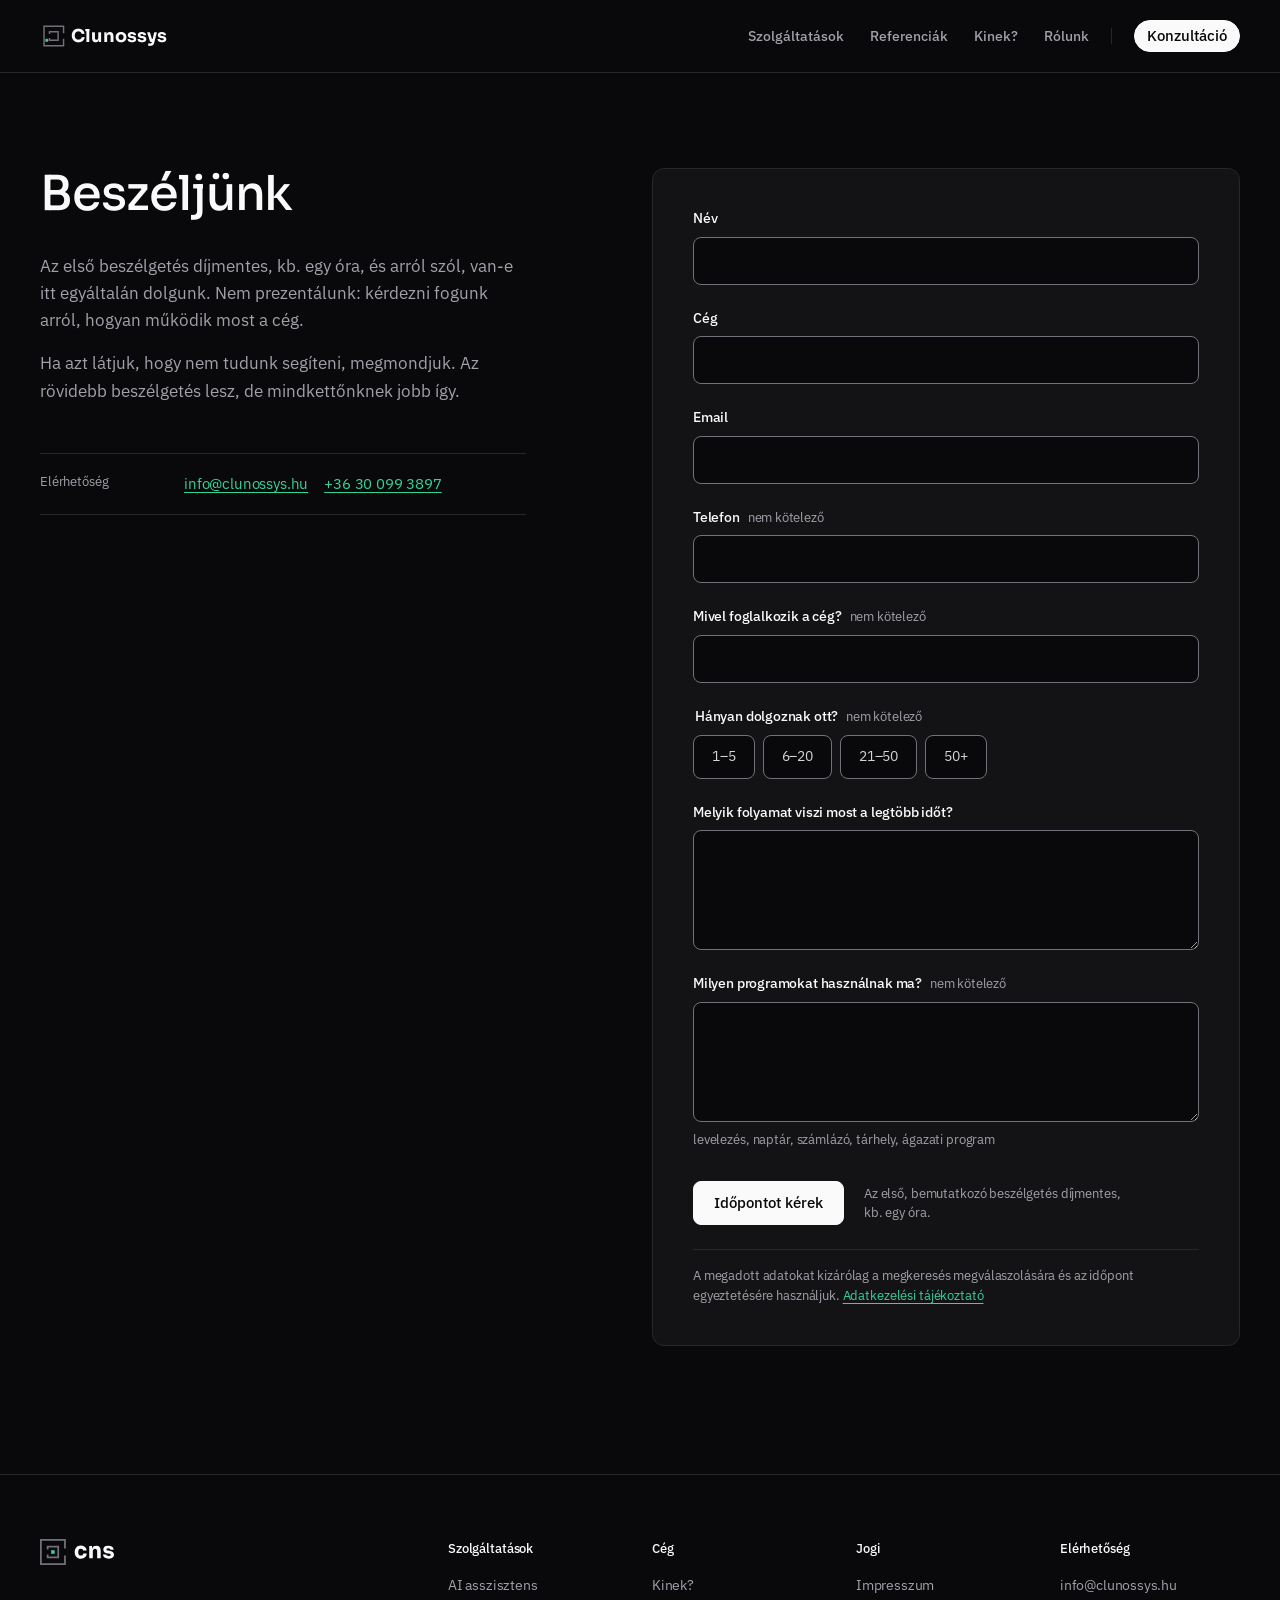
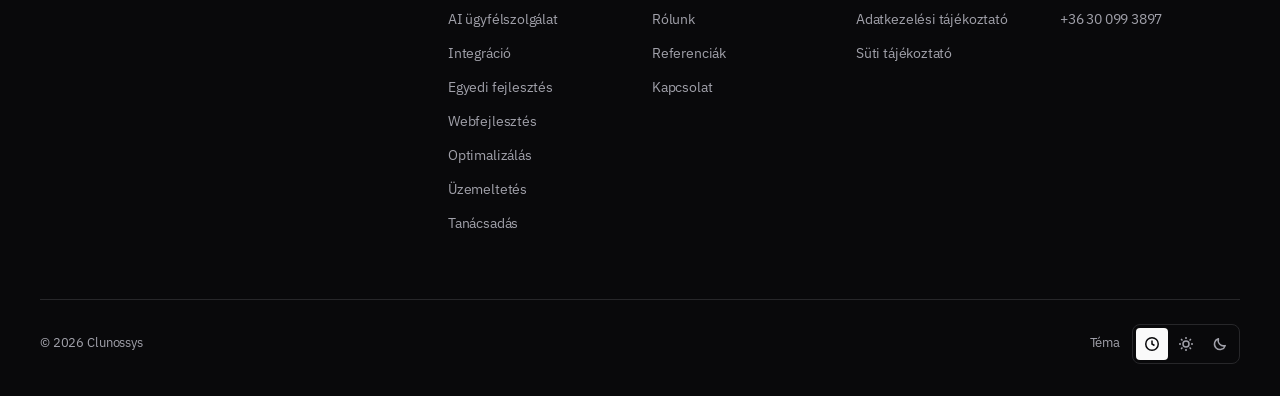
<file: contact.html>
<!DOCTYPE html>
<html lang="hu" data-theme="dark">
<head>
<meta charset="utf-8">
<meta name="viewport" content="width=device-width, initial-scale=1">
<title>Kapcsolat | Clunossys</title>
<meta name="description" content="Az első beszélgetés díjmentes, kb. egy óra, és arról szól, van-e itt egyáltalán dolgunk.">
<link rel="canonical" href="https://clunossys.hu/contact">
<meta property="og:type" content="website">
<meta property="og:locale" content="hu_HU">
<meta property="og:site_name" content="Clunossys">
<meta property="og:title" content="Kapcsolat | Clunossys">
<meta property="og:description" content="Az első beszélgetés díjmentes, kb. egy óra, és arról szól, van-e itt egyáltalán dolgunk.">
<meta property="og:url" content="https://clunossys.hu/contact">
<meta name="theme-color" content="#09090B">
<link rel="icon" href="/favicon.svg" type="image/svg+xml">
<script>(function(){var m='auto';try{var v=localStorage.getItem('clunossys-theme');if(v==='light'||v==='dark'){m=v;}}catch(e){}var h=new Date().getHours();var t=m==='auto'?(h>=7&&h<19?'light':'dark'):m;var d=document.documentElement;d.setAttribute('data-theme',t);d.setAttribute('data-theme-mode',m);})();</script>
<link rel="stylesheet" href="/site.css?v=944e8823ae">
</head>
<body>
<div id="app" data-page="Kapcsolat" data-props="{}"><!--app--><div class="site">
<div class="hdr-slot"><header class="site hdr hdr-live" id="fejlec-hgkrvqk" data-state="full">
<a class="skip" href="#tartalom">Ugrás a tartalomra</a>
<div class="hdr-bar">
<a class="logo" href="/" aria-label="Clunossys, főoldal">
<svg class="logo-mark" viewBox="0 0 96 96" aria-hidden="true"><path class="logo-wall" d="M82 38V14H14V82H82V58"></path><path class="logo-wall" d="M33 41V33H63V63H33V55"></path><rect class="logo-clew logo-home" x="43" y="43" width="10" height="10"></rect><rect class="logo-clew logo-run" x="43" y="43" width="10" height="10"></rect></svg>


<span class="logo-word lw" aria-hidden="true"><span class="k sw"><span class="a">C</span><span class="b">c</span></span><span class="x">lu</span><span class="k">n</span><span class="x">os</span><span class="k">s</span><span class="x">ys</span></span>
</a>
<nav class="hdr-nav" aria-label="Fő menü">
<button class="nav-item" type="button" aria-controls="szolgaltatasok-panel" aria-expanded="false">Szolgáltatások</button>
<button class="nav-item" type="button" aria-controls="referenciak-panel" aria-expanded="false">Referenciák</button>
<a class="nav-item" href="/who-its-for">Kinek?</a>
<a class="nav-item" href="/#rolunk">Rólunk</a>
<span class="nav-sep" aria-hidden="true"></span>
<a class="btn btn-sm btn-pill hdr-cta" href="#urlap">Konzultáció</a>
</nav>
<button class="hdr-menu-btn" type="button" aria-controls="mobil-menu" aria-expanded="false" aria-label="Menü">
<svg width="20" height="20" viewBox="0 0 20 20" aria-hidden="true"><path d="M3 7h14M3 13h14" fill="none" stroke="currentColor" stroke-width="1.5"></path></svg>

</button>


</div>


</header></div>
<main id="tartalom" class="wrap contact">
<div class="contact-l">
<h1 class="t-display">Beszéljünk</h1>
<div class="prose t-lead">
<p>Az első beszélgetés díjmentes, kb. egy óra, és arról szól, van-e itt egyáltalán dolgunk. Nem prezentálunk: kérdezni fogunk arról, hogyan működik most a cég.</p>
<p>Ha azt látjuk, hogy nem tudunk segíteni, megmondjuk. Az rövidebb beszélgetés lesz, de mindkettőnknek jobb így.</p>
</div>
<dl class="contact-list">
<div>
<dt>Elérhetőség</dt>
<dd><a href="mailto:info@clunossys.hu">info@clunossys.hu</a><a href="tel:+36300993897">+36 30 099 3897</a></dd>
</div>
</dl>
</div>
<div class="contact-r">
<div class="ui form-panel" id="urlap">

<form class="form" action="mailto:info@clunossys.hu" method="post" enctype="text/plain" novalidate="" aria-label="Időpontkérés">
<div class="field">
<label class="lbl" for="urlap-nev">Név</label>
<input class="input" name="nev" type="text" autocomplete="name" required="" id="urlap-nev">

</div>
<div class="field">
<label class="lbl" for="urlap-ceg">Cég</label>
<input class="input" name="ceg" type="text" autocomplete="organization" required="" id="urlap-ceg">
</div>
<div class="field">
<label class="lbl" for="urlap-email">Email</label>
<input class="input" name="email" type="email" autocomplete="email" required="" id="urlap-email">
</div>
<div class="field">
<label class="lbl" for="urlap-tel">Telefon <span class="opt">nem kötelező</span></label>
<input class="input" name="telefon" type="tel" autocomplete="tel" id="urlap-tel">
</div>
<div class="field field-wide">
<label class="lbl" for="urlap-mivel">Mivel foglalkozik a cég? <span class="opt">nem kötelező</span></label>
<input class="input" name="tevekenyseg" type="text" id="urlap-mivel">
</div>
<fieldset class="field field-wide">
<legend class="lbl" style="margin-bottom: 8px">Hányan dolgoznak ott? <span class="opt">nem kötelező</span></legend>
<div class="chips">
<label class="chip"><input type="radio" value="1-5" name="urlap-meret"><span>1–5</span></label>
<label class="chip"><input type="radio" value="6-20" name="urlap-meret"><span>6–20</span></label>
<label class="chip"><input type="radio" value="21-50" name="urlap-meret"><span>21–50</span></label>
<label class="chip"><input type="radio" value="50+" name="urlap-meret"><span>50+</span></label>
</div>
</fieldset>
<div class="field field-wide">
<label class="lbl" for="urlap-folyamat">Melyik folyamat viszi most a legtöbb időt?</label>
<textarea class="input" name="folyamat" rows="4" required="" id="urlap-folyamat"></textarea>

</div>
<div class="field field-wide">
<label class="lbl" for="urlap-programok">Milyen programokat használnak ma? <span class="opt">nem kötelező</span></label>
<textarea class="input" name="programok" rows="3" id="urlap-programok" aria-describedby="urlap-programok-sugo"></textarea>
<p class="hint" id="urlap-programok-sugo">levelezés, naptár, számlázó, tárhely, ágazati program</p>
</div>
<div class="hp" aria-hidden="true">
<label for="urlap-weboldal">Weboldal</label>
<input name="weboldal" type="text" tabindex="-1" autocomplete="off" id="urlap-weboldal">
</div>
<div class="form-foot">
<button class="btn" type="submit">Időpontot kérek</button>
<p class="t-small muted">Az első, bemutatkozó beszélgetés díjmentes, kb. egy óra.</p>
</div>
<p class="form-legal t-small muted">A megadott adatokat kizárólag a megkeresés megválaszolására és az időpont egyeztetésére használjuk. <a class="link" href="/privacy">Adatkezelési tájékoztató</a></p>
</form>


</div>
</div>
</main>
<footer class="site ftr">
<div class="wrap ftr-in">
<div class="ftr-grid">
<div class="ftr-logo">
<a href="/" style="display: inline-block; border-radius: 4px"><img alt="Clunossys, főoldal" height="26" src="/logo-cns-dark.svg"></a>
</div>
<nav class="ftr-col" aria-labelledby="ftr-szolg">
<h2 id="ftr-szolg">Szolgáltatások</h2>
<ul>
<li><a href="/services/ai-assistant">AI asszisztens</a></li>
<li><a href="/services/ai-customer-service">AI ügyfélszolgálat</a></li>
<li><a href="/services/integration">Integráció</a></li>
<li><a href="/services/custom-development">Egyedi fejlesztés</a></li>
<li><a href="/services/web-development">Webfejlesztés</a></li>
<li><a href="/services/optimization">Optimalizálás</a></li>
<li><a href="/services/operations">Üzemeltetés</a></li>
<li><a href="/services/consulting">Tanácsadás</a></li>
</ul>
</nav>
<nav class="ftr-col" aria-labelledby="ftr-ceg">
<h2 id="ftr-ceg">Cég</h2>
<ul>
<li><a href="/who-its-for">Kinek?</a></li>
<li><a href="/#rolunk">Rólunk</a></li>
<li><a href="/#referenciak">Referenciák</a></li>
<li><a href="/contact">Kapcsolat</a></li>
</ul>
</nav>
<nav class="ftr-col" aria-labelledby="ftr-jogi">
<h2 id="ftr-jogi">Jogi</h2>
<ul>
<li><a href="/imprint">Impresszum</a></li>
<li><a href="/privacy">Adatkezelési tájékoztató</a></li>
<li><a href="/cookies">Süti tájékoztató</a></li>
</ul>
</nav>
<div class="ftr-col">
<h2>Elérhetőség</h2>
<ul>
<li><a href="mailto:info@clunossys.hu">info@clunossys.hu</a></li>
<li><a href="tel:+36300993897">+36 30 099 3897</a></li>
</ul>
</div>
</div>
<div class="ftr-bottom">
<p>© 2026 Clunossys</p>
<div class="ftr-theme">
<span id="ftr-tema">Téma</span>
<div class="ts" role="radiogroup" aria-labelledby="ftr-tema">
<button type="button" role="radio" aria-checked="true" aria-label="Automatikus" title="Automatikus"><svg width="16" height="16" viewBox="0 0 16 16" aria-hidden="true"><circle cx="8" cy="8" r="6.25" fill="none" stroke="currentColor" stroke-width="1.5"></circle><path d="M8 4.5V8l2.5 1.5" fill="none" stroke="currentColor" stroke-width="1.5"></path></svg></button>
<button type="button" role="radio" aria-checked="false" aria-label="Világos" title="Világos"><svg width="16" height="16" viewBox="0 0 16 16" aria-hidden="true"><circle cx="8" cy="8" r="3" fill="none" stroke="currentColor" stroke-width="1.5"></circle><path d="M8 1v2M8 13v2M1 8h2M13 8h2M3.05 3.05l1.4 1.4M11.55 11.55l1.4 1.4M3.05 12.95l1.4-1.4M11.55 4.45l1.4-1.4" fill="none" stroke="currentColor" stroke-width="1.5"></path></svg></button>
<button type="button" role="radio" aria-checked="false" aria-label="Sötét" title="Sötét"><svg width="16" height="16" viewBox="0 0 16 16" aria-hidden="true"><path d="M13.25 9.6A5.5 5.5 0 0 1 6.4 2.75a5.5 5.5 0 1 0 6.85 6.85z" fill="none" stroke="currentColor" stroke-width="1.5" stroke-linejoin="round"></path></svg></button>
</div>
</div>
</div>
</div>
</footer>
</div><!--/app--></div>
<script src="/site.js?v=909a7ed9fd" defer></script>
</body>
</html>
</file>
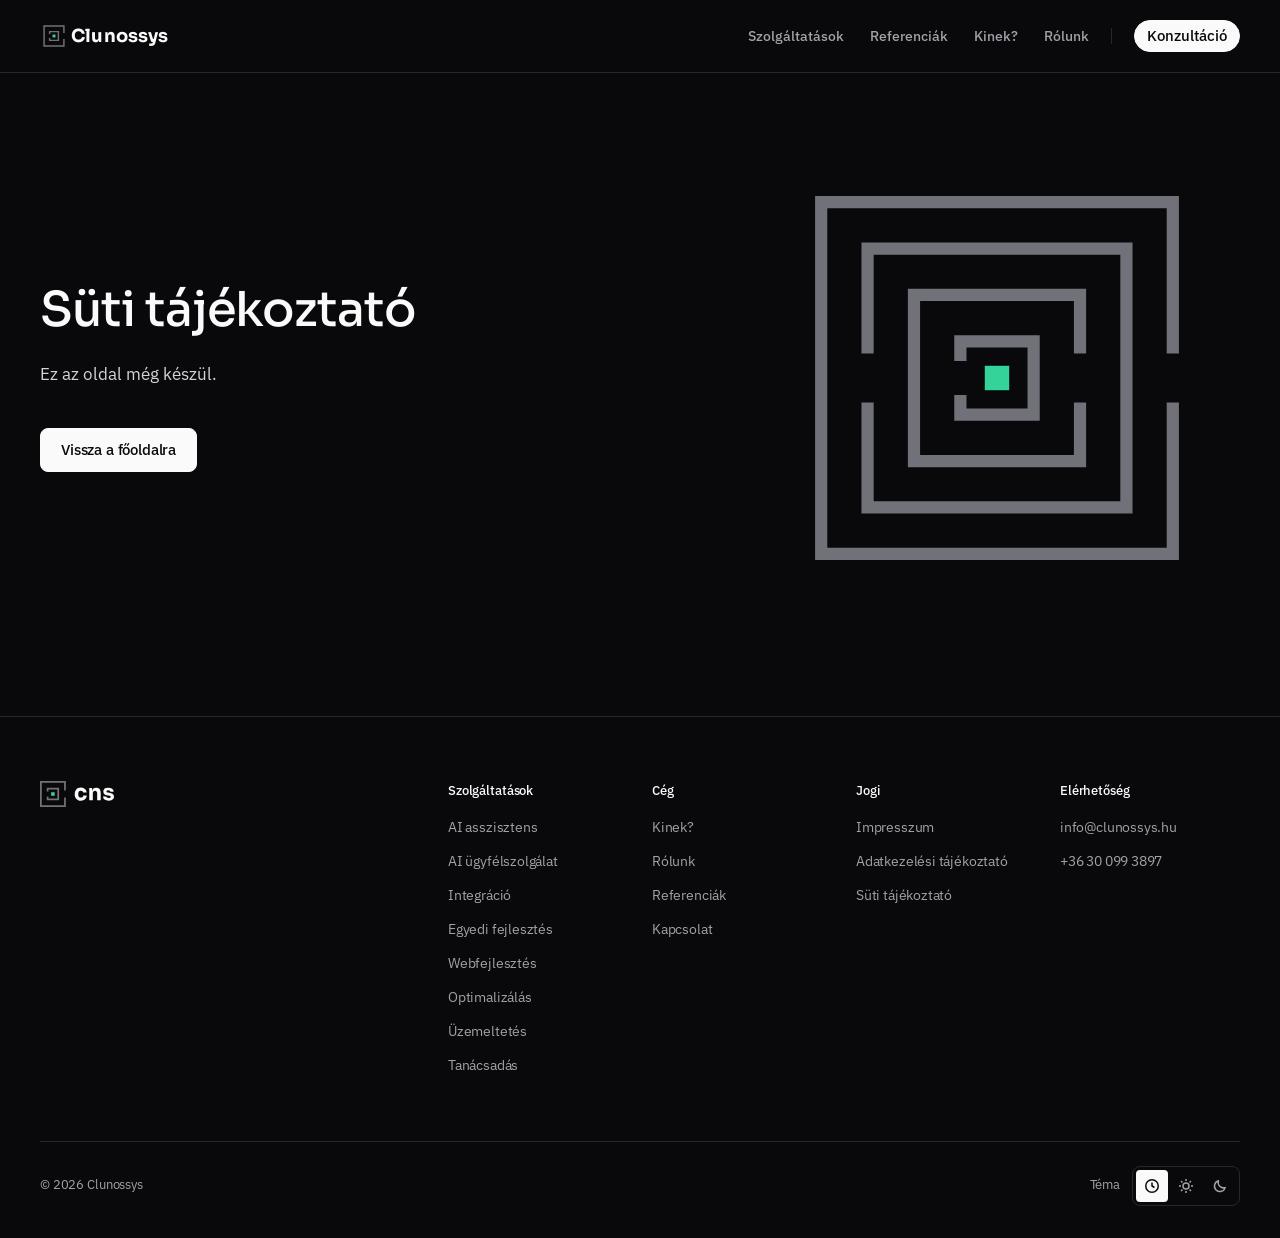
<file: cookies.html>
<!DOCTYPE html>
<html lang="hu" data-theme="dark">
<head>
<meta charset="utf-8">
<meta name="viewport" content="width=device-width, initial-scale=1">
<title>Süti tájékoztató | Clunossys</title>
<meta name="robots" content="noindex">
<meta name="theme-color" content="#09090B">
<link rel="icon" href="/favicon.svg" type="image/svg+xml">
<script>(function(){var m='auto';try{var v=localStorage.getItem('clunossys-theme');if(v==='light'||v==='dark'){m=v;}}catch(e){}var h=new Date().getHours();var t=m==='auto'?(h>=7&&h<19?'light':'dark'):m;var d=document.documentElement;d.setAttribute('data-theme',t);d.setAttribute('data-theme-mode',m);})();</script>
<link rel="stylesheet" href="/site.css?v=944e8823ae">
</head>
<body>
<div id="app" data-page="Keszul" data-props="{&quot;title&quot;: &quot;Süti tájékoztató&quot;}"><!--app--><div class="site">
<div class="hdr-slot"><header class="site hdr hdr-live" id="fejlec-hgkrvqk" data-state="full">
<a class="skip" href="#tartalom">Ugrás a tartalomra</a>
<div class="hdr-bar">
<a class="logo" href="/" aria-label="Clunossys, főoldal">
<svg class="logo-mark" viewBox="0 0 96 96" aria-hidden="true"><path class="logo-wall" d="M82 38V14H14V82H82V58"></path><path class="logo-wall" d="M33 41V33H63V63H33V55"></path><rect class="logo-clew logo-home" x="43" y="43" width="10" height="10"></rect><rect class="logo-clew logo-run" x="43" y="43" width="10" height="10"></rect></svg>


<span class="logo-word lw" aria-hidden="true"><span class="k sw"><span class="a">C</span><span class="b">c</span></span><span class="x">lu</span><span class="k">n</span><span class="x">os</span><span class="k">s</span><span class="x">ys</span></span>
</a>
<nav class="hdr-nav" aria-label="Fő menü">
<button class="nav-item" type="button" aria-controls="szolgaltatasok-panel" aria-expanded="false">Szolgáltatások</button>
<button class="nav-item" type="button" aria-controls="referenciak-panel" aria-expanded="false">Referenciák</button>
<a class="nav-item" href="/who-its-for">Kinek?</a>
<a class="nav-item" href="/#rolunk">Rólunk</a>
<span class="nav-sep" aria-hidden="true"></span>
<a class="btn btn-sm btn-pill hdr-cta" href="/contact">Konzultáció</a>
</nav>
<button class="hdr-menu-btn" type="button" aria-controls="mobil-menu" aria-expanded="false" aria-label="Menü">
<svg width="20" height="20" viewBox="0 0 20 20" aria-hidden="true"><path d="M3 7h14M3 13h14" fill="none" stroke="currentColor" stroke-width="1.5"></path></svg>

</button>


</div>


</header></div>
<main id="tartalom" class="wrap nf">
<div class="nf-text">
<h1 class="t-display">Süti tájékoztató</h1>
<p class="t-lead">Ez az oldal még készül.</p>
<a class="btn" href="/">Vissza a főoldalra</a>
</div>
<div class="nf-maze" aria-hidden="true">
<svg viewBox="0 0 172 172"><path class="maze-wall" d="M158 76V14H14V158H158V96"></path><path class="maze-wall" d="M33 76V33H139V139H33V96"></path><path class="maze-wall" d="M120 76V52H52V120H120V96"></path><path class="maze-wall" d="M71 79V71H101V101H71V93"></path><rect class="maze-clew" x="81" y="81" width="10" height="10"></rect></svg>
</div>
</main>
<footer class="site ftr">
<div class="wrap ftr-in">
<div class="ftr-grid">
<div class="ftr-logo">
<a href="/" style="display: inline-block; border-radius: 4px"><img alt="Clunossys, főoldal" height="26" src="/logo-cns-dark.svg"></a>
</div>
<nav class="ftr-col" aria-labelledby="ftr-szolg">
<h2 id="ftr-szolg">Szolgáltatások</h2>
<ul>
<li><a href="/services/ai-assistant">AI asszisztens</a></li>
<li><a href="/services/ai-customer-service">AI ügyfélszolgálat</a></li>
<li><a href="/services/integration">Integráció</a></li>
<li><a href="/services/custom-development">Egyedi fejlesztés</a></li>
<li><a href="/services/web-development">Webfejlesztés</a></li>
<li><a href="/services/optimization">Optimalizálás</a></li>
<li><a href="/services/operations">Üzemeltetés</a></li>
<li><a href="/services/consulting">Tanácsadás</a></li>
</ul>
</nav>
<nav class="ftr-col" aria-labelledby="ftr-ceg">
<h2 id="ftr-ceg">Cég</h2>
<ul>
<li><a href="/who-its-for">Kinek?</a></li>
<li><a href="/#rolunk">Rólunk</a></li>
<li><a href="/#referenciak">Referenciák</a></li>
<li><a href="/contact">Kapcsolat</a></li>
</ul>
</nav>
<nav class="ftr-col" aria-labelledby="ftr-jogi">
<h2 id="ftr-jogi">Jogi</h2>
<ul>
<li><a href="/imprint">Impresszum</a></li>
<li><a href="/privacy">Adatkezelési tájékoztató</a></li>
<li><a href="/cookies">Süti tájékoztató</a></li>
</ul>
</nav>
<div class="ftr-col">
<h2>Elérhetőség</h2>
<ul>
<li><a href="mailto:info@clunossys.hu">info@clunossys.hu</a></li>
<li><a href="tel:+36300993897">+36 30 099 3897</a></li>
</ul>
</div>
</div>
<div class="ftr-bottom">
<p>© 2026 Clunossys</p>
<div class="ftr-theme">
<span id="ftr-tema">Téma</span>
<div class="ts" role="radiogroup" aria-labelledby="ftr-tema">
<button type="button" role="radio" aria-checked="true" aria-label="Automatikus" title="Automatikus"><svg width="16" height="16" viewBox="0 0 16 16" aria-hidden="true"><circle cx="8" cy="8" r="6.25" fill="none" stroke="currentColor" stroke-width="1.5"></circle><path d="M8 4.5V8l2.5 1.5" fill="none" stroke="currentColor" stroke-width="1.5"></path></svg></button>
<button type="button" role="radio" aria-checked="false" aria-label="Világos" title="Világos"><svg width="16" height="16" viewBox="0 0 16 16" aria-hidden="true"><circle cx="8" cy="8" r="3" fill="none" stroke="currentColor" stroke-width="1.5"></circle><path d="M8 1v2M8 13v2M1 8h2M13 8h2M3.05 3.05l1.4 1.4M11.55 11.55l1.4 1.4M3.05 12.95l1.4-1.4M11.55 4.45l1.4-1.4" fill="none" stroke="currentColor" stroke-width="1.5"></path></svg></button>
<button type="button" role="radio" aria-checked="false" aria-label="Sötét" title="Sötét"><svg width="16" height="16" viewBox="0 0 16 16" aria-hidden="true"><path d="M13.25 9.6A5.5 5.5 0 0 1 6.4 2.75a5.5 5.5 0 1 0 6.85 6.85z" fill="none" stroke="currentColor" stroke-width="1.5" stroke-linejoin="round"></path></svg></button>
</div>
</div>
</div>
</div>
</footer>
</div><!--/app--></div>
<script src="/site.js?v=909a7ed9fd" defer></script>
</body>
</html>
</file>
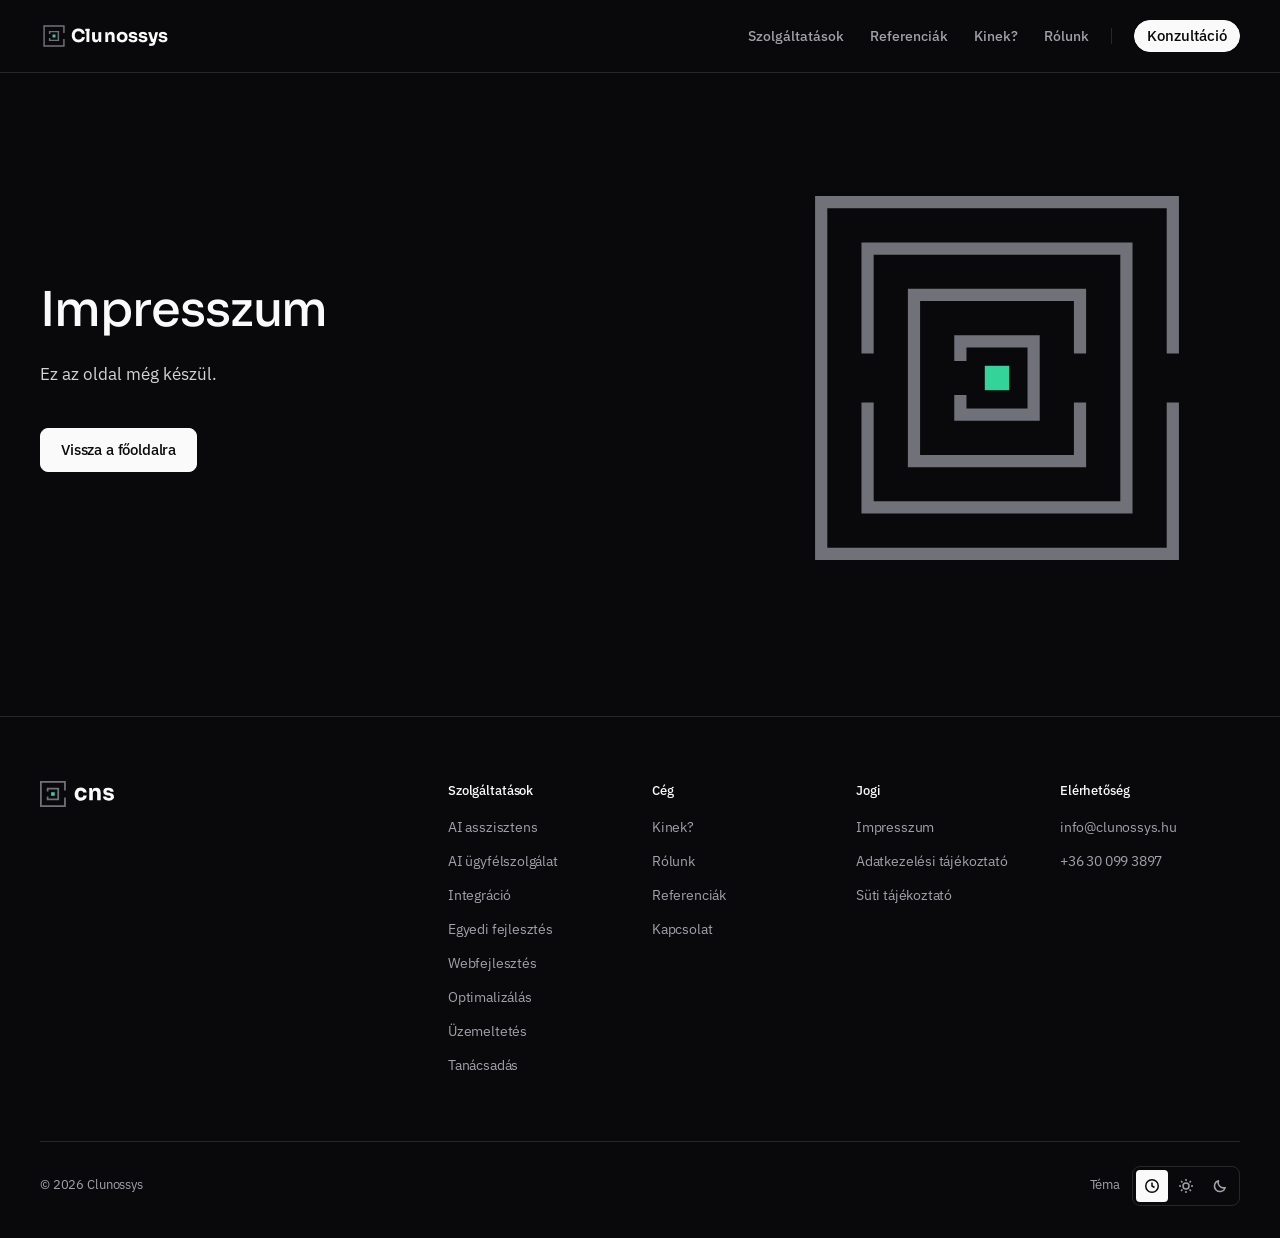
<file: imprint.html>
<!DOCTYPE html>
<html lang="hu" data-theme="dark">
<head>
<meta charset="utf-8">
<meta name="viewport" content="width=device-width, initial-scale=1">
<title>Impresszum | Clunossys</title>
<meta name="robots" content="noindex">
<meta name="theme-color" content="#09090B">
<link rel="icon" href="/favicon.svg" type="image/svg+xml">
<script>(function(){var m='auto';try{var v=localStorage.getItem('clunossys-theme');if(v==='light'||v==='dark'){m=v;}}catch(e){}var h=new Date().getHours();var t=m==='auto'?(h>=7&&h<19?'light':'dark'):m;var d=document.documentElement;d.setAttribute('data-theme',t);d.setAttribute('data-theme-mode',m);})();</script>
<link rel="stylesheet" href="/site.css?v=944e8823ae">
</head>
<body>
<div id="app" data-page="Keszul" data-props="{&quot;title&quot;: &quot;Impresszum&quot;}"><!--app--><div class="site">
<div class="hdr-slot"><header class="site hdr hdr-live" id="fejlec-hgkrvqk" data-state="full">
<a class="skip" href="#tartalom">Ugrás a tartalomra</a>
<div class="hdr-bar">
<a class="logo" href="/" aria-label="Clunossys, főoldal">
<svg class="logo-mark" viewBox="0 0 96 96" aria-hidden="true"><path class="logo-wall" d="M82 38V14H14V82H82V58"></path><path class="logo-wall" d="M33 41V33H63V63H33V55"></path><rect class="logo-clew logo-home" x="43" y="43" width="10" height="10"></rect><rect class="logo-clew logo-run" x="43" y="43" width="10" height="10"></rect></svg>


<span class="logo-word lw" aria-hidden="true"><span class="k sw"><span class="a">C</span><span class="b">c</span></span><span class="x">lu</span><span class="k">n</span><span class="x">os</span><span class="k">s</span><span class="x">ys</span></span>
</a>
<nav class="hdr-nav" aria-label="Fő menü">
<button class="nav-item" type="button" aria-controls="szolgaltatasok-panel" aria-expanded="false">Szolgáltatások</button>
<button class="nav-item" type="button" aria-controls="referenciak-panel" aria-expanded="false">Referenciák</button>
<a class="nav-item" href="/who-its-for">Kinek?</a>
<a class="nav-item" href="/#rolunk">Rólunk</a>
<span class="nav-sep" aria-hidden="true"></span>
<a class="btn btn-sm btn-pill hdr-cta" href="/contact">Konzultáció</a>
</nav>
<button class="hdr-menu-btn" type="button" aria-controls="mobil-menu" aria-expanded="false" aria-label="Menü">
<svg width="20" height="20" viewBox="0 0 20 20" aria-hidden="true"><path d="M3 7h14M3 13h14" fill="none" stroke="currentColor" stroke-width="1.5"></path></svg>

</button>


</div>


</header></div>
<main id="tartalom" class="wrap nf">
<div class="nf-text">
<h1 class="t-display">Impresszum</h1>
<p class="t-lead">Ez az oldal még készül.</p>
<a class="btn" href="/">Vissza a főoldalra</a>
</div>
<div class="nf-maze" aria-hidden="true">
<svg viewBox="0 0 172 172"><path class="maze-wall" d="M158 76V14H14V158H158V96"></path><path class="maze-wall" d="M33 76V33H139V139H33V96"></path><path class="maze-wall" d="M120 76V52H52V120H120V96"></path><path class="maze-wall" d="M71 79V71H101V101H71V93"></path><rect class="maze-clew" x="81" y="81" width="10" height="10"></rect></svg>
</div>
</main>
<footer class="site ftr">
<div class="wrap ftr-in">
<div class="ftr-grid">
<div class="ftr-logo">
<a href="/" style="display: inline-block; border-radius: 4px"><img alt="Clunossys, főoldal" height="26" src="/logo-cns-dark.svg"></a>
</div>
<nav class="ftr-col" aria-labelledby="ftr-szolg">
<h2 id="ftr-szolg">Szolgáltatások</h2>
<ul>
<li><a href="/services/ai-assistant">AI asszisztens</a></li>
<li><a href="/services/ai-customer-service">AI ügyfélszolgálat</a></li>
<li><a href="/services/integration">Integráció</a></li>
<li><a href="/services/custom-development">Egyedi fejlesztés</a></li>
<li><a href="/services/web-development">Webfejlesztés</a></li>
<li><a href="/services/optimization">Optimalizálás</a></li>
<li><a href="/services/operations">Üzemeltetés</a></li>
<li><a href="/services/consulting">Tanácsadás</a></li>
</ul>
</nav>
<nav class="ftr-col" aria-labelledby="ftr-ceg">
<h2 id="ftr-ceg">Cég</h2>
<ul>
<li><a href="/who-its-for">Kinek?</a></li>
<li><a href="/#rolunk">Rólunk</a></li>
<li><a href="/#referenciak">Referenciák</a></li>
<li><a href="/contact">Kapcsolat</a></li>
</ul>
</nav>
<nav class="ftr-col" aria-labelledby="ftr-jogi">
<h2 id="ftr-jogi">Jogi</h2>
<ul>
<li><a href="/imprint">Impresszum</a></li>
<li><a href="/privacy">Adatkezelési tájékoztató</a></li>
<li><a href="/cookies">Süti tájékoztató</a></li>
</ul>
</nav>
<div class="ftr-col">
<h2>Elérhetőség</h2>
<ul>
<li><a href="mailto:info@clunossys.hu">info@clunossys.hu</a></li>
<li><a href="tel:+36300993897">+36 30 099 3897</a></li>
</ul>
</div>
</div>
<div class="ftr-bottom">
<p>© 2026 Clunossys</p>
<div class="ftr-theme">
<span id="ftr-tema">Téma</span>
<div class="ts" role="radiogroup" aria-labelledby="ftr-tema">
<button type="button" role="radio" aria-checked="true" aria-label="Automatikus" title="Automatikus"><svg width="16" height="16" viewBox="0 0 16 16" aria-hidden="true"><circle cx="8" cy="8" r="6.25" fill="none" stroke="currentColor" stroke-width="1.5"></circle><path d="M8 4.5V8l2.5 1.5" fill="none" stroke="currentColor" stroke-width="1.5"></path></svg></button>
<button type="button" role="radio" aria-checked="false" aria-label="Világos" title="Világos"><svg width="16" height="16" viewBox="0 0 16 16" aria-hidden="true"><circle cx="8" cy="8" r="3" fill="none" stroke="currentColor" stroke-width="1.5"></circle><path d="M8 1v2M8 13v2M1 8h2M13 8h2M3.05 3.05l1.4 1.4M11.55 11.55l1.4 1.4M3.05 12.95l1.4-1.4M11.55 4.45l1.4-1.4" fill="none" stroke="currentColor" stroke-width="1.5"></path></svg></button>
<button type="button" role="radio" aria-checked="false" aria-label="Sötét" title="Sötét"><svg width="16" height="16" viewBox="0 0 16 16" aria-hidden="true"><path d="M13.25 9.6A5.5 5.5 0 0 1 6.4 2.75a5.5 5.5 0 1 0 6.85 6.85z" fill="none" stroke="currentColor" stroke-width="1.5" stroke-linejoin="round"></path></svg></button>
</div>
</div>
</div>
</div>
</footer>
</div><!--/app--></div>
<script src="/site.js?v=909a7ed9fd" defer></script>
</body>
</html>
</file>
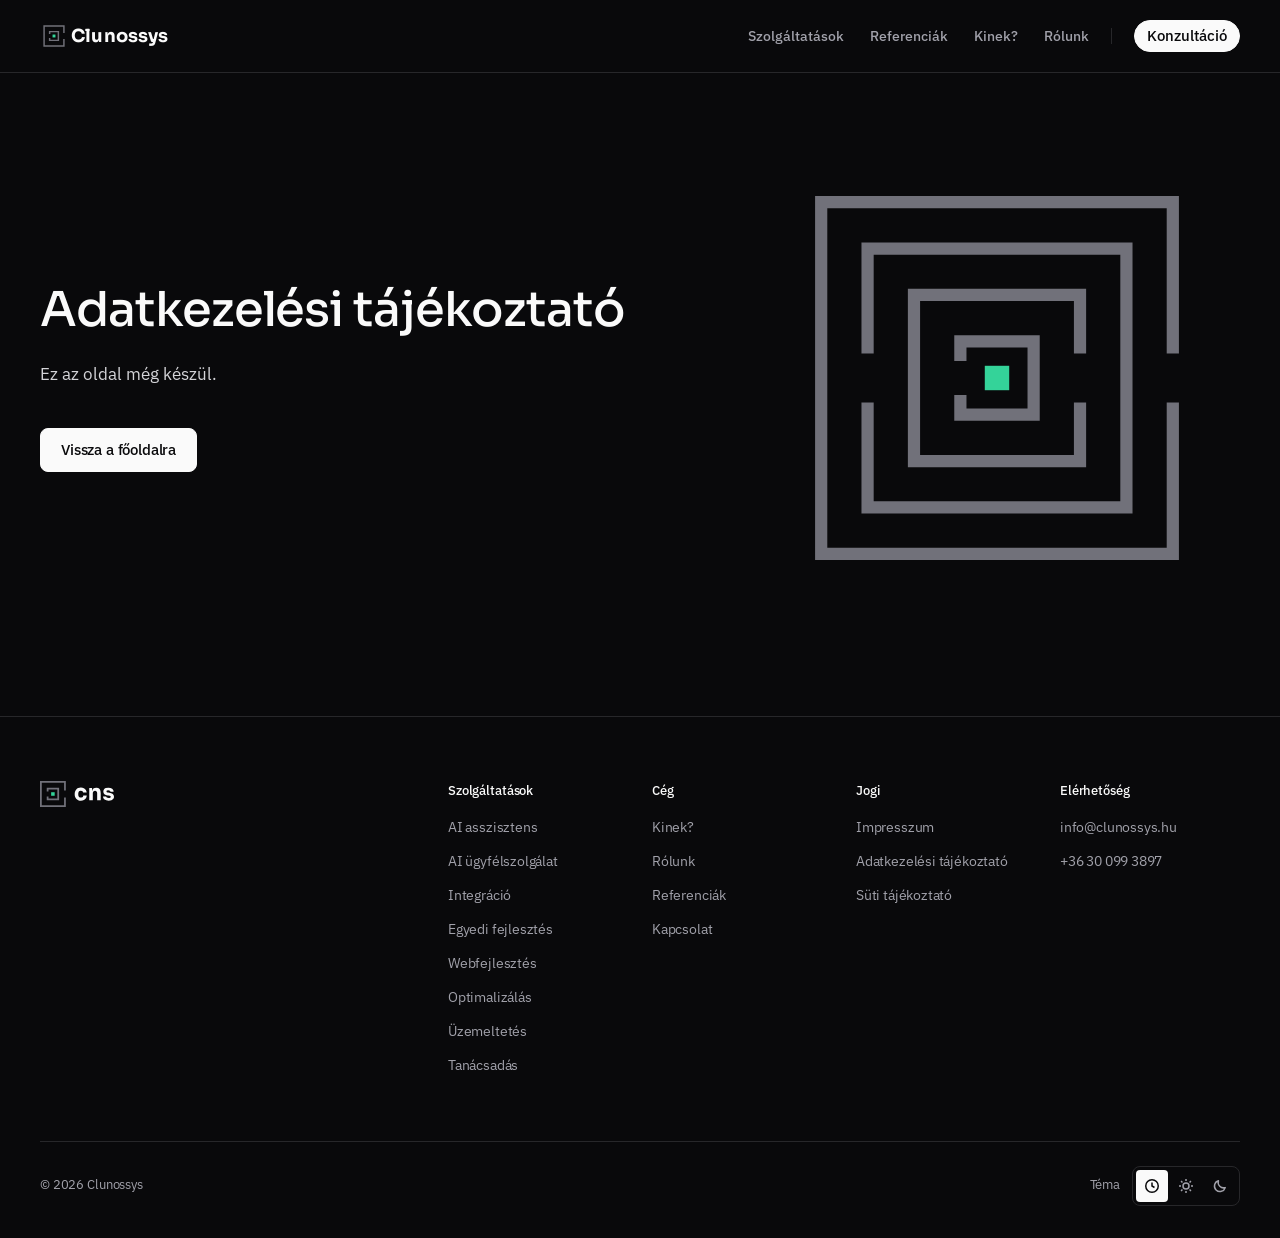
<file: privacy.html>
<!DOCTYPE html>
<html lang="hu" data-theme="dark">
<head>
<meta charset="utf-8">
<meta name="viewport" content="width=device-width, initial-scale=1">
<title>Adatkezelési tájékoztató | Clunossys</title>
<meta name="robots" content="noindex">
<meta name="theme-color" content="#09090B">
<link rel="icon" href="/favicon.svg" type="image/svg+xml">
<script>(function(){var m='auto';try{var v=localStorage.getItem('clunossys-theme');if(v==='light'||v==='dark'){m=v;}}catch(e){}var h=new Date().getHours();var t=m==='auto'?(h>=7&&h<19?'light':'dark'):m;var d=document.documentElement;d.setAttribute('data-theme',t);d.setAttribute('data-theme-mode',m);})();</script>
<link rel="stylesheet" href="/site.css?v=944e8823ae">
</head>
<body>
<div id="app" data-page="Keszul" data-props="{&quot;title&quot;: &quot;Adatkezelési tájékoztató&quot;}"><!--app--><div class="site">
<div class="hdr-slot"><header class="site hdr hdr-live" id="fejlec-hgkrvqk" data-state="full">
<a class="skip" href="#tartalom">Ugrás a tartalomra</a>
<div class="hdr-bar">
<a class="logo" href="/" aria-label="Clunossys, főoldal">
<svg class="logo-mark" viewBox="0 0 96 96" aria-hidden="true"><path class="logo-wall" d="M82 38V14H14V82H82V58"></path><path class="logo-wall" d="M33 41V33H63V63H33V55"></path><rect class="logo-clew logo-home" x="43" y="43" width="10" height="10"></rect><rect class="logo-clew logo-run" x="43" y="43" width="10" height="10"></rect></svg>


<span class="logo-word lw" aria-hidden="true"><span class="k sw"><span class="a">C</span><span class="b">c</span></span><span class="x">lu</span><span class="k">n</span><span class="x">os</span><span class="k">s</span><span class="x">ys</span></span>
</a>
<nav class="hdr-nav" aria-label="Fő menü">
<button class="nav-item" type="button" aria-controls="szolgaltatasok-panel" aria-expanded="false">Szolgáltatások</button>
<button class="nav-item" type="button" aria-controls="referenciak-panel" aria-expanded="false">Referenciák</button>
<a class="nav-item" href="/who-its-for">Kinek?</a>
<a class="nav-item" href="/#rolunk">Rólunk</a>
<span class="nav-sep" aria-hidden="true"></span>
<a class="btn btn-sm btn-pill hdr-cta" href="/contact">Konzultáció</a>
</nav>
<button class="hdr-menu-btn" type="button" aria-controls="mobil-menu" aria-expanded="false" aria-label="Menü">
<svg width="20" height="20" viewBox="0 0 20 20" aria-hidden="true"><path d="M3 7h14M3 13h14" fill="none" stroke="currentColor" stroke-width="1.5"></path></svg>

</button>


</div>


</header></div>
<main id="tartalom" class="wrap nf">
<div class="nf-text">
<h1 class="t-display">Adatkezelési tájékoztató</h1>
<p class="t-lead">Ez az oldal még készül.</p>
<a class="btn" href="/">Vissza a főoldalra</a>
</div>
<div class="nf-maze" aria-hidden="true">
<svg viewBox="0 0 172 172"><path class="maze-wall" d="M158 76V14H14V158H158V96"></path><path class="maze-wall" d="M33 76V33H139V139H33V96"></path><path class="maze-wall" d="M120 76V52H52V120H120V96"></path><path class="maze-wall" d="M71 79V71H101V101H71V93"></path><rect class="maze-clew" x="81" y="81" width="10" height="10"></rect></svg>
</div>
</main>
<footer class="site ftr">
<div class="wrap ftr-in">
<div class="ftr-grid">
<div class="ftr-logo">
<a href="/" style="display: inline-block; border-radius: 4px"><img alt="Clunossys, főoldal" height="26" src="/logo-cns-dark.svg"></a>
</div>
<nav class="ftr-col" aria-labelledby="ftr-szolg">
<h2 id="ftr-szolg">Szolgáltatások</h2>
<ul>
<li><a href="/services/ai-assistant">AI asszisztens</a></li>
<li><a href="/services/ai-customer-service">AI ügyfélszolgálat</a></li>
<li><a href="/services/integration">Integráció</a></li>
<li><a href="/services/custom-development">Egyedi fejlesztés</a></li>
<li><a href="/services/web-development">Webfejlesztés</a></li>
<li><a href="/services/optimization">Optimalizálás</a></li>
<li><a href="/services/operations">Üzemeltetés</a></li>
<li><a href="/services/consulting">Tanácsadás</a></li>
</ul>
</nav>
<nav class="ftr-col" aria-labelledby="ftr-ceg">
<h2 id="ftr-ceg">Cég</h2>
<ul>
<li><a href="/who-its-for">Kinek?</a></li>
<li><a href="/#rolunk">Rólunk</a></li>
<li><a href="/#referenciak">Referenciák</a></li>
<li><a href="/contact">Kapcsolat</a></li>
</ul>
</nav>
<nav class="ftr-col" aria-labelledby="ftr-jogi">
<h2 id="ftr-jogi">Jogi</h2>
<ul>
<li><a href="/imprint">Impresszum</a></li>
<li><a href="/privacy">Adatkezelési tájékoztató</a></li>
<li><a href="/cookies">Süti tájékoztató</a></li>
</ul>
</nav>
<div class="ftr-col">
<h2>Elérhetőség</h2>
<ul>
<li><a href="mailto:info@clunossys.hu">info@clunossys.hu</a></li>
<li><a href="tel:+36300993897">+36 30 099 3897</a></li>
</ul>
</div>
</div>
<div class="ftr-bottom">
<p>© 2026 Clunossys</p>
<div class="ftr-theme">
<span id="ftr-tema">Téma</span>
<div class="ts" role="radiogroup" aria-labelledby="ftr-tema">
<button type="button" role="radio" aria-checked="true" aria-label="Automatikus" title="Automatikus"><svg width="16" height="16" viewBox="0 0 16 16" aria-hidden="true"><circle cx="8" cy="8" r="6.25" fill="none" stroke="currentColor" stroke-width="1.5"></circle><path d="M8 4.5V8l2.5 1.5" fill="none" stroke="currentColor" stroke-width="1.5"></path></svg></button>
<button type="button" role="radio" aria-checked="false" aria-label="Világos" title="Világos"><svg width="16" height="16" viewBox="0 0 16 16" aria-hidden="true"><circle cx="8" cy="8" r="3" fill="none" stroke="currentColor" stroke-width="1.5"></circle><path d="M8 1v2M8 13v2M1 8h2M13 8h2M3.05 3.05l1.4 1.4M11.55 11.55l1.4 1.4M3.05 12.95l1.4-1.4M11.55 4.45l1.4-1.4" fill="none" stroke="currentColor" stroke-width="1.5"></path></svg></button>
<button type="button" role="radio" aria-checked="false" aria-label="Sötét" title="Sötét"><svg width="16" height="16" viewBox="0 0 16 16" aria-hidden="true"><path d="M13.25 9.6A5.5 5.5 0 0 1 6.4 2.75a5.5 5.5 0 1 0 6.85 6.85z" fill="none" stroke="currentColor" stroke-width="1.5" stroke-linejoin="round"></path></svg></button>
</div>
</div>
</div>
</div>
</footer>
</div><!--/app--></div>
<script src="/site.js?v=909a7ed9fd" defer></script>
</body>
</html>
</file>
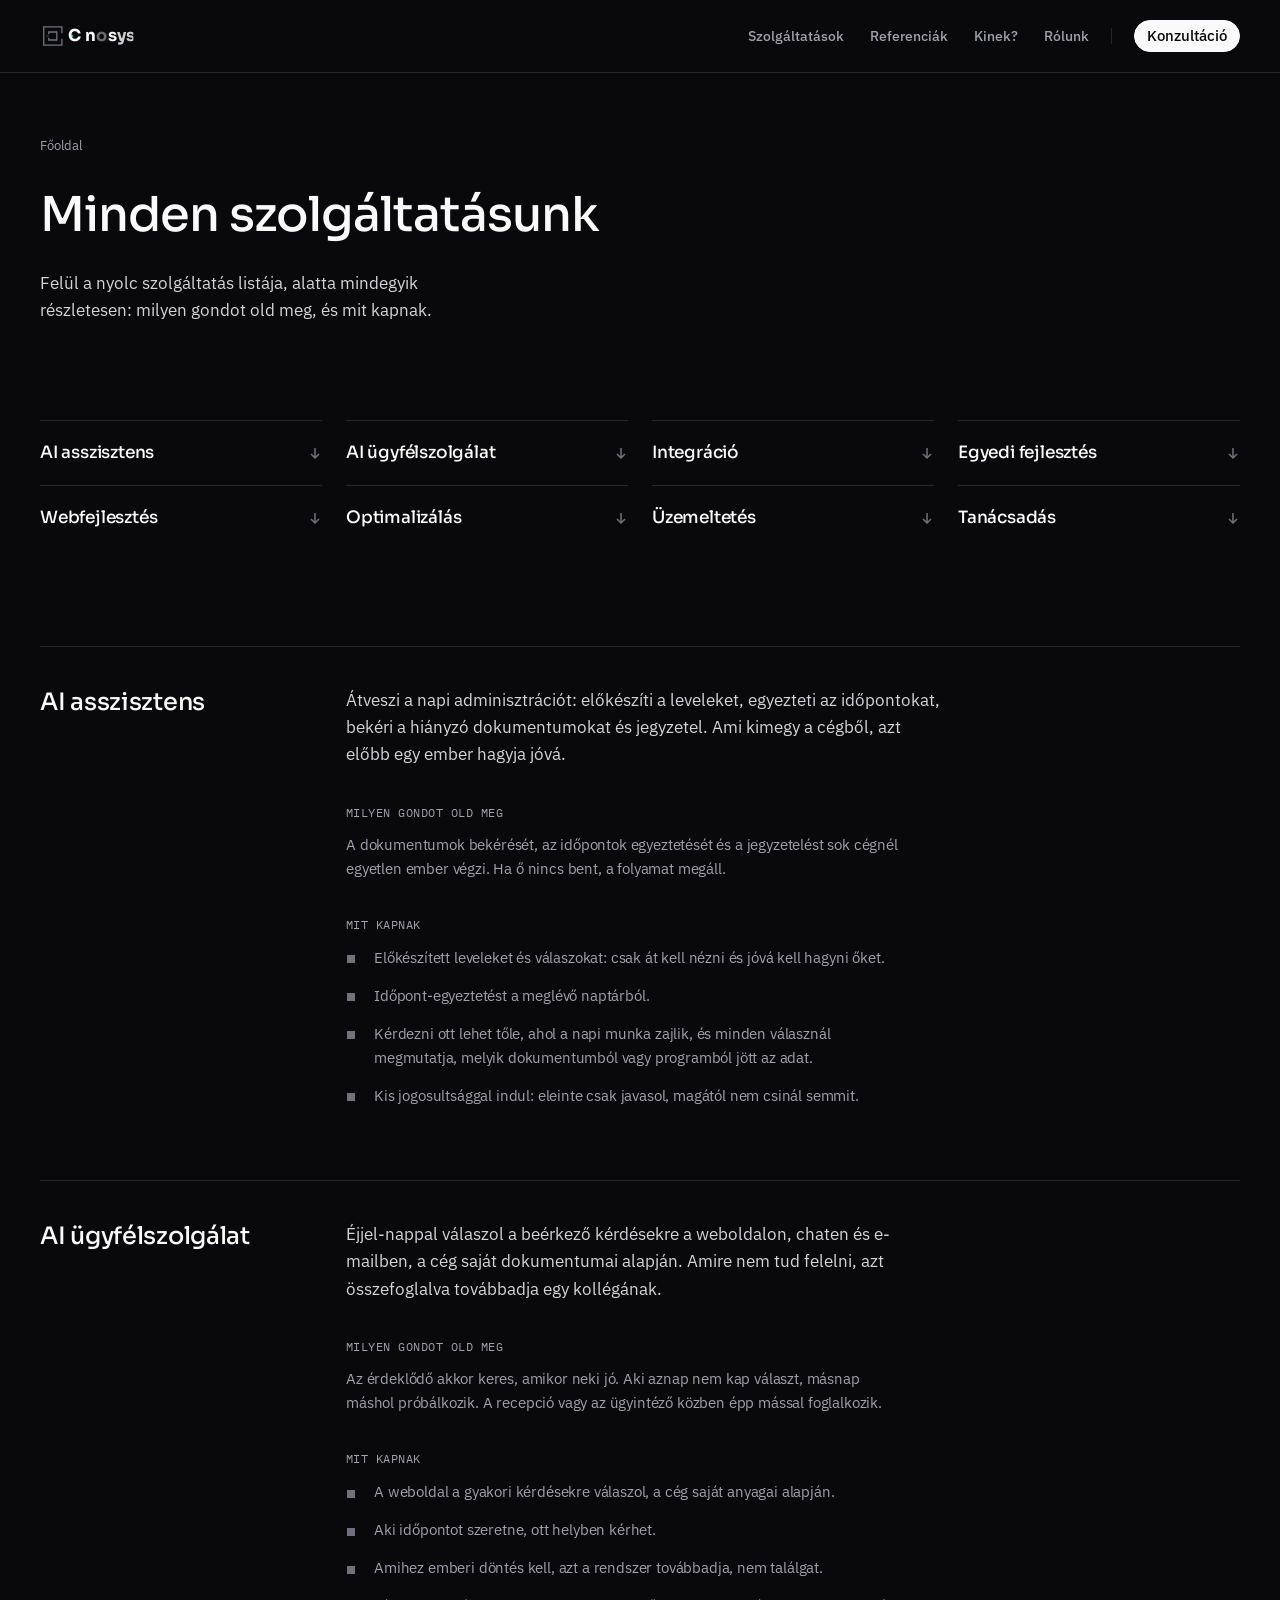
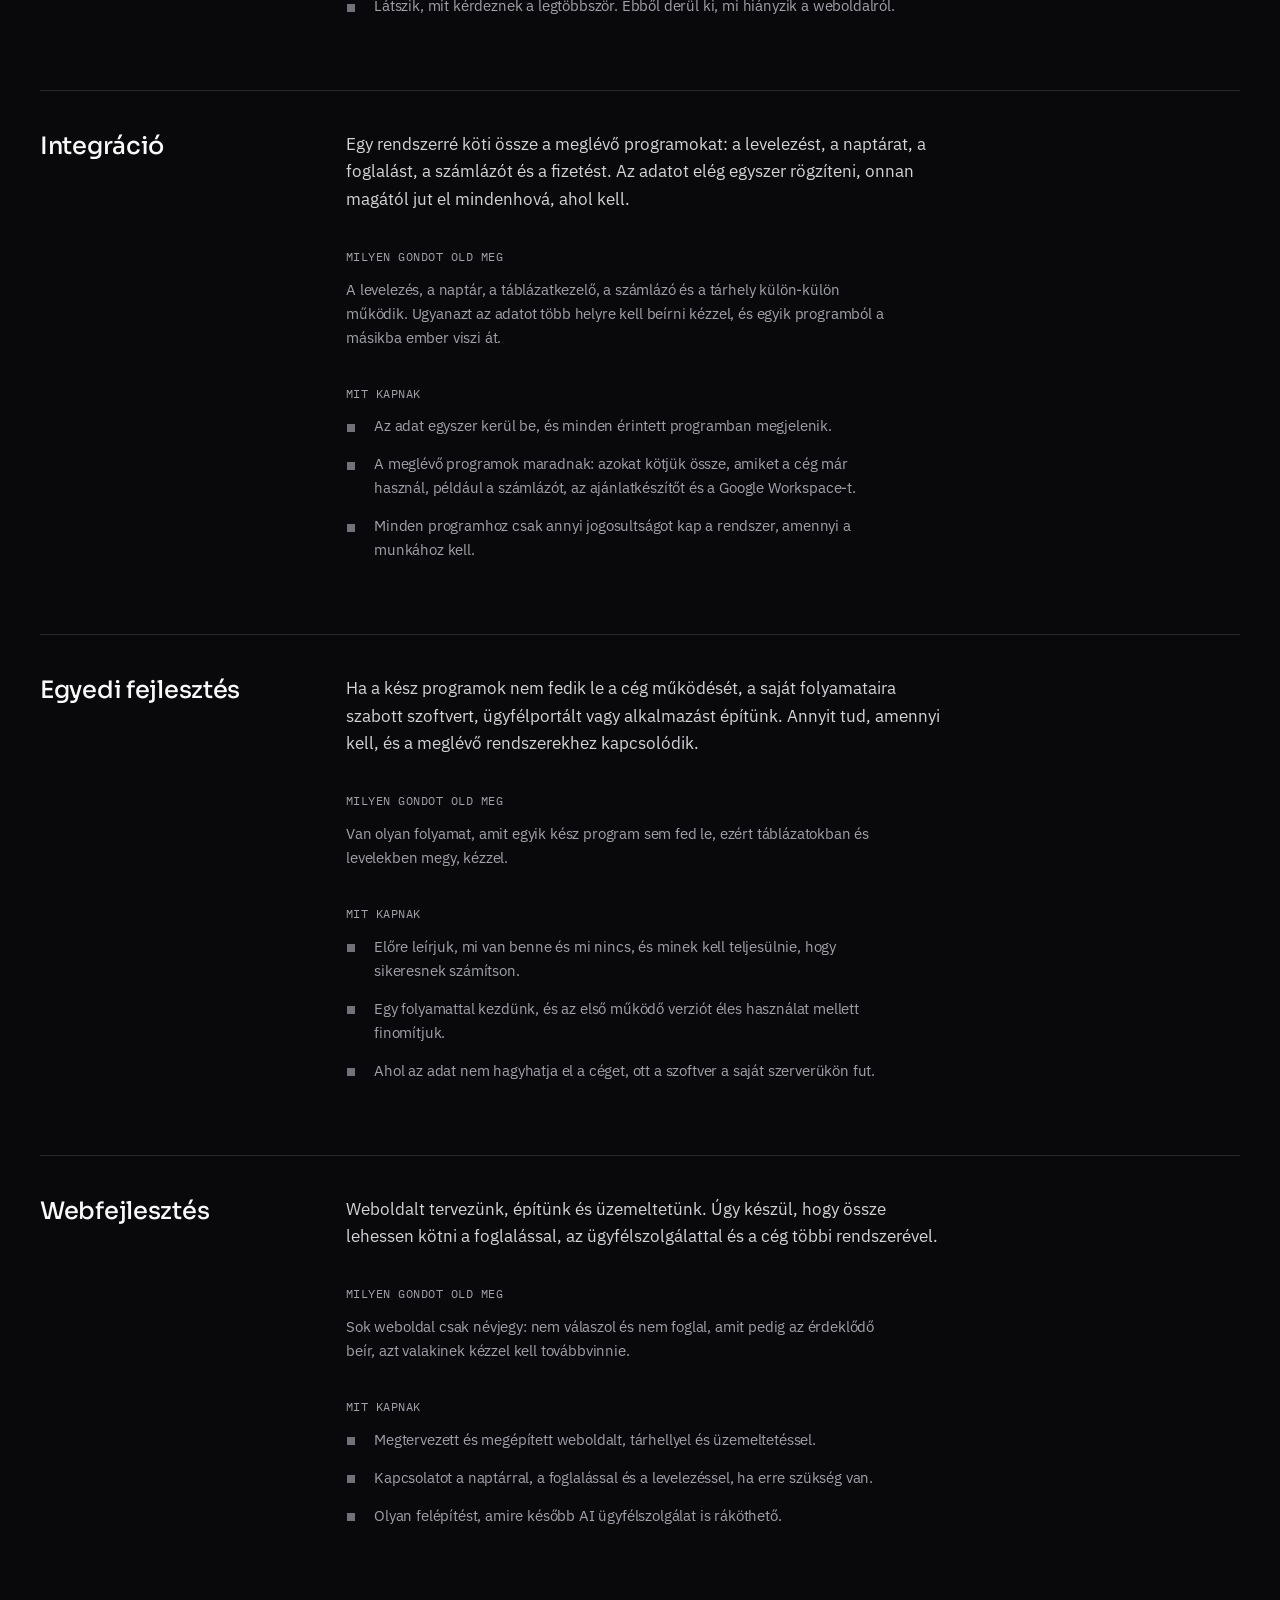
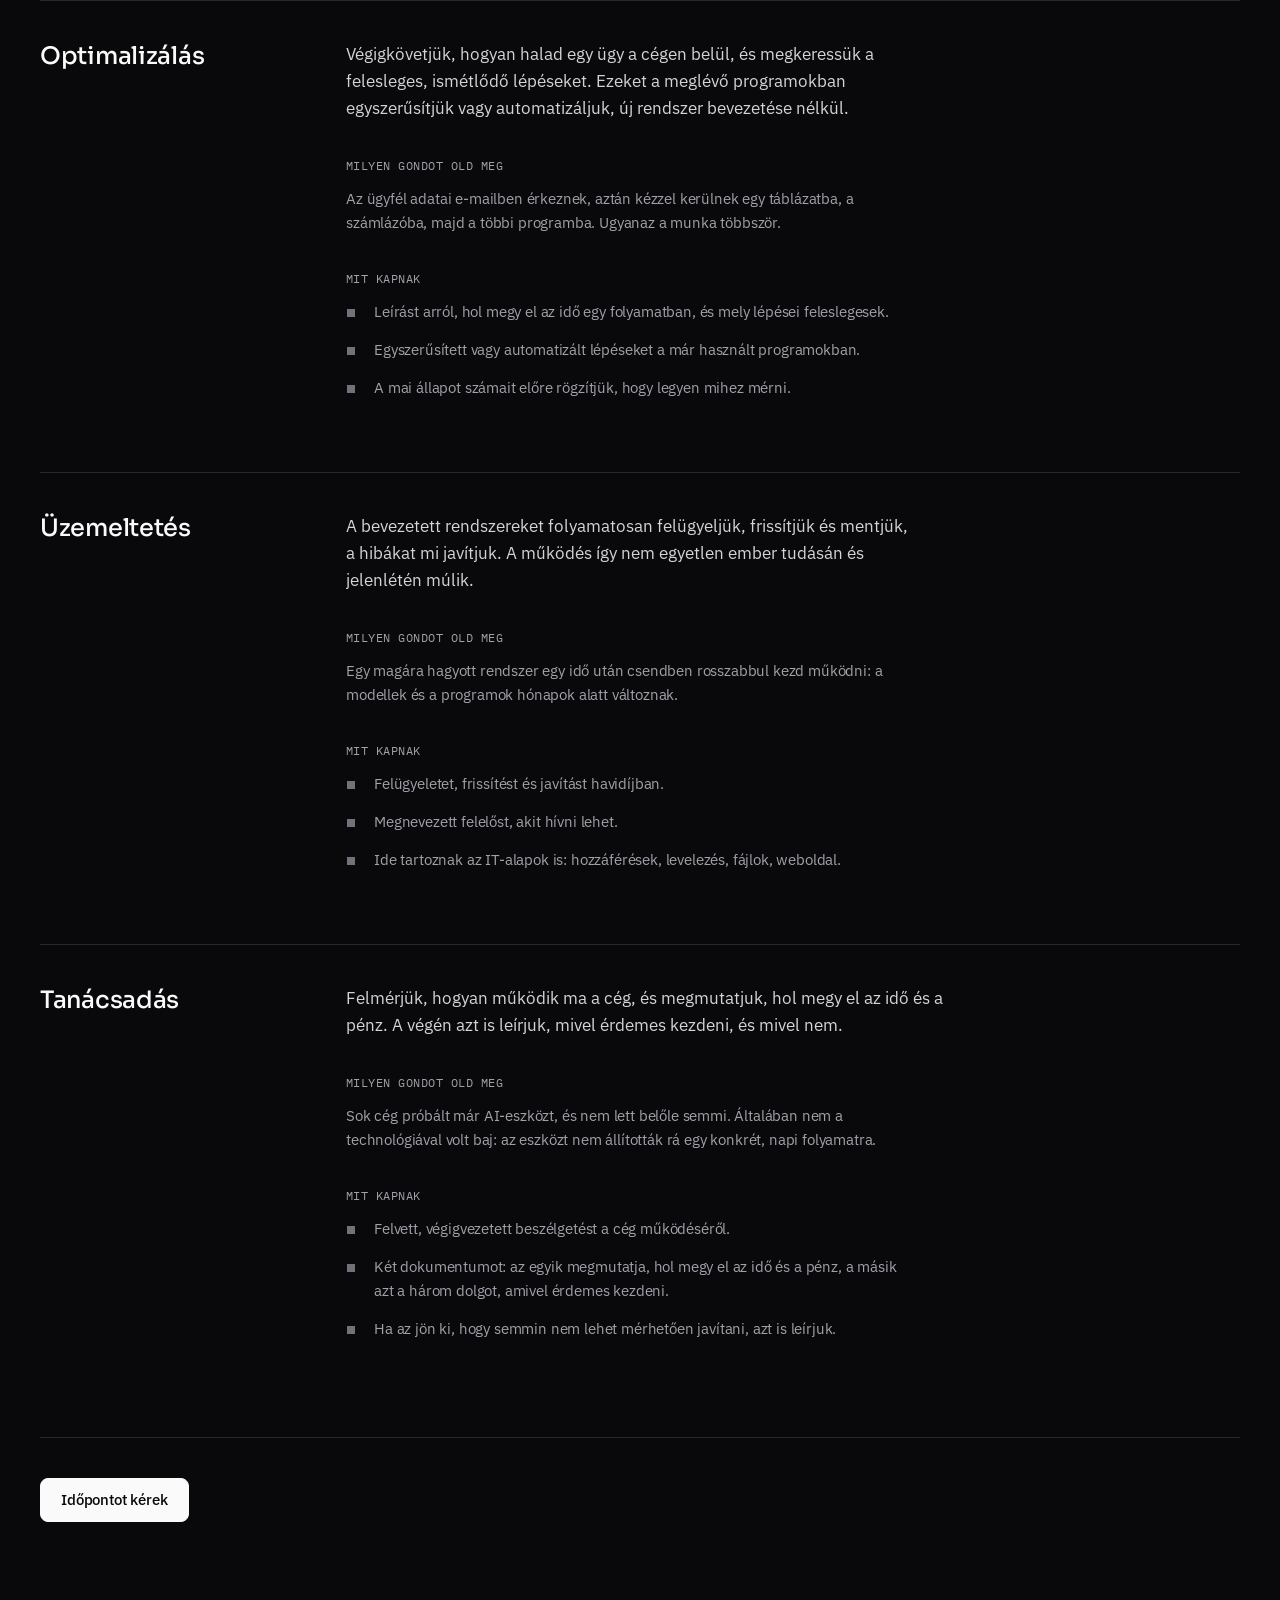
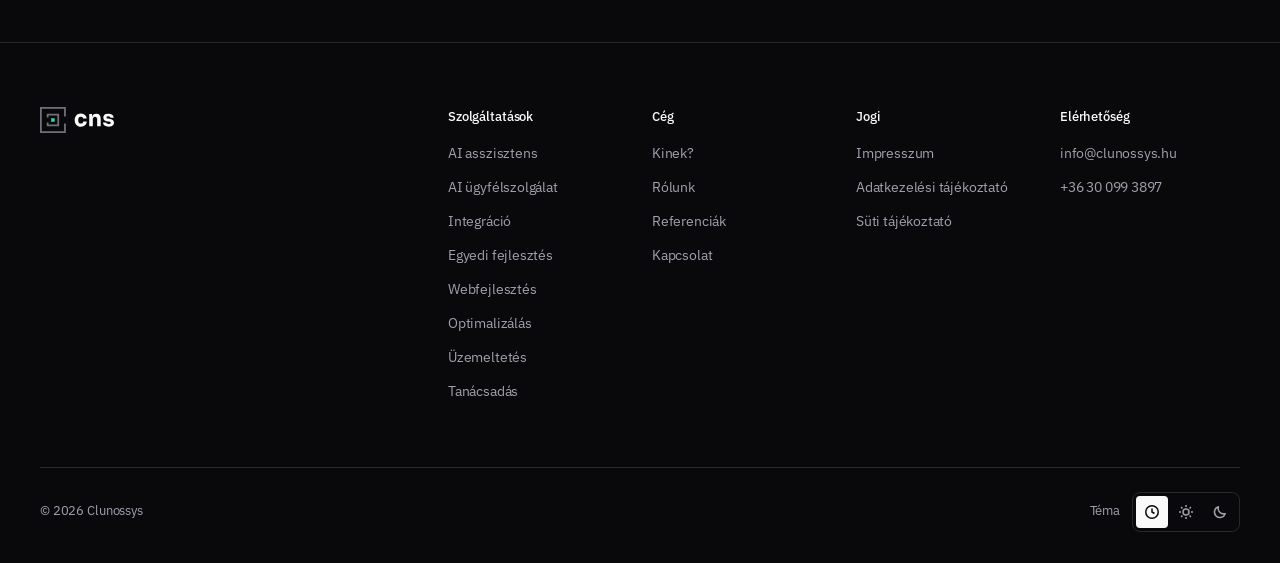
<file: services.html>
<!DOCTYPE html>
<html lang="hu" data-theme="dark">
<head>
<meta charset="utf-8">
<meta name="viewport" content="width=device-width, initial-scale=1">
<title>Minden szolgáltatásunk | Clunossys</title>
<meta name="description" content="AI asszisztens, AI ügyfélszolgálat, integráció, egyedi fejlesztés, webfejlesztés, optimalizálás, üzemeltetés és tanácsadás: melyik milyen gondot old meg, és mit kapnak.">
<link rel="canonical" href="https://clunossys.hu/services">
<meta property="og:type" content="website">
<meta property="og:locale" content="hu_HU">
<meta property="og:site_name" content="Clunossys">
<meta property="og:title" content="Minden szolgáltatásunk | Clunossys">
<meta property="og:description" content="AI asszisztens, AI ügyfélszolgálat, integráció, egyedi fejlesztés, webfejlesztés, optimalizálás, üzemeltetés és tanácsadás: melyik milyen gondot old meg, és mit kapnak.">
<meta property="og:url" content="https://clunossys.hu/services">
<meta name="theme-color" content="#09090B">
<link rel="icon" href="/favicon.svg" type="image/svg+xml">
<script>(function(){var m='auto';try{var v=localStorage.getItem('clunossys-theme');if(v==='light'||v==='dark'){m=v;}}catch(e){}var h=new Date().getHours();var t=m==='auto'?(h>=7&&h<19?'light':'dark'):m;var d=document.documentElement;d.setAttribute('data-theme',t);d.setAttribute('data-theme-mode',m);})();</script>
<link rel="stylesheet" href="/site.css?v=944e8823ae">
</head>
<body>
<div id="app" data-page="Szolgaltatasok" data-props="{}"><!--app--><div class="site">
<div class="hdr-slot"><header class="site hdr hdr-live" id="fejlec-hgkrvqk" data-state="full">
<a class="skip" href="#tartalom">Ugrás a tartalomra</a>
<div class="hdr-bar">
<a class="logo" href="/" aria-label="Clunossys, főoldal">
<svg class="logo-mark" viewBox="0 0 96 96" aria-hidden="true"><path class="logo-wall" d="M82 38V14H14V82H82V58"></path><path class="logo-wall" d="M33 41V33H63V63H33V55"></path><rect class="logo-clew logo-home" x="43" y="43" width="10" height="10"></rect><rect class="logo-clew logo-run" x="43" y="43" width="10" height="10"></rect></svg>


<span class="logo-word lw" aria-hidden="true"><span class="k sw"><span class="a">C</span><span class="b">c</span></span><span class="x">lu</span><span class="k">n</span><span class="x">os</span><span class="k">s</span><span class="x">ys</span></span>
</a>
<nav class="hdr-nav" aria-label="Fő menü">
<button class="nav-item" type="button" aria-controls="szolgaltatasok-panel" aria-expanded="false">Szolgáltatások</button>
<button class="nav-item" type="button" aria-controls="referenciak-panel" aria-expanded="false">Referenciák</button>
<a class="nav-item" href="/who-its-for">Kinek?</a>
<a class="nav-item" href="/#rolunk">Rólunk</a>
<span class="nav-sep" aria-hidden="true"></span>
<a class="btn btn-sm btn-pill hdr-cta" href="/contact">Konzultáció</a>
</nav>
<button class="hdr-menu-btn" type="button" aria-controls="mobil-menu" aria-expanded="false" aria-label="Menü">
<svg width="20" height="20" viewBox="0 0 20 20" aria-hidden="true"><path d="M3 7h14M3 13h14" fill="none" stroke="currentColor" stroke-width="1.5"></path></svg>

</button>


</div>


</header></div>
<main id="tartalom">

<div class="wrap sub-top">
<nav class="crumbs" aria-label="Útvonal">
<ol>
<li><a href="/">Főoldal</a></li>
</ol>
</nav>
<h1 class="t-display">Minden szolgáltatásunk</h1>
<p class="t-lead">Felül a nyolc szolgáltatás listája, alatta mindegyik részletesen: milyen gondot old meg, és mit kapnak.</p>
</div>

<nav class="wrap" aria-label="Szolgáltatások listája">
<ul class="svx-index">
<li><a href="#ai-assistant"><span>AI asszisztens</span><svg width="14" height="14" viewBox="0 0 14 14" aria-hidden="true"><path d="M7 2v10M3 8l4 4 4-4" fill="none" stroke="currentColor" stroke-width="1.5"></path></svg></a></li>
<li><a href="#ai-customer-service"><span>AI ügyfélszolgálat</span><svg width="14" height="14" viewBox="0 0 14 14" aria-hidden="true"><path d="M7 2v10M3 8l4 4 4-4" fill="none" stroke="currentColor" stroke-width="1.5"></path></svg></a></li>
<li><a href="#integration"><span>Integráció</span><svg width="14" height="14" viewBox="0 0 14 14" aria-hidden="true"><path d="M7 2v10M3 8l4 4 4-4" fill="none" stroke="currentColor" stroke-width="1.5"></path></svg></a></li>
<li><a href="#custom-development"><span>Egyedi fejlesztés</span><svg width="14" height="14" viewBox="0 0 14 14" aria-hidden="true"><path d="M7 2v10M3 8l4 4 4-4" fill="none" stroke="currentColor" stroke-width="1.5"></path></svg></a></li>
<li><a href="#web-development"><span>Webfejlesztés</span><svg width="14" height="14" viewBox="0 0 14 14" aria-hidden="true"><path d="M7 2v10M3 8l4 4 4-4" fill="none" stroke="currentColor" stroke-width="1.5"></path></svg></a></li>
<li><a href="#optimization"><span>Optimalizálás</span><svg width="14" height="14" viewBox="0 0 14 14" aria-hidden="true"><path d="M7 2v10M3 8l4 4 4-4" fill="none" stroke="currentColor" stroke-width="1.5"></path></svg></a></li>
<li><a href="#operations"><span>Üzemeltetés</span><svg width="14" height="14" viewBox="0 0 14 14" aria-hidden="true"><path d="M7 2v10M3 8l4 4 4-4" fill="none" stroke="currentColor" stroke-width="1.5"></path></svg></a></li>
<li><a href="#consulting"><span>Tanácsadás</span><svg width="14" height="14" viewBox="0 0 14 14" aria-hidden="true"><path d="M7 2v10M3 8l4 4 4-4" fill="none" stroke="currentColor" stroke-width="1.5"></path></svg></a></li>
</ul>
</nav>

<div class="wrap">
<section class="sub-block svx" id="ai-assistant" aria-labelledby="ai-assistant-title">
<h2 class="t-h2 sub-h" id="ai-assistant-title">AI asszisztens</h2>
<div class="sub-c">
<p class="t-lead">Átveszi a napi adminisztrációt: előkészíti a leveleket, egyezteti az időpontokat, bekéri a hiányzó dokumentumokat és jegyzetel. Ami kimegy a cégből, azt előbb egy ember hagyja jóvá.</p>
<h3 class="t-label svx-k">Milyen gondot old meg</h3>
<p>A dokumentumok bekérését, az időpontok egyeztetését és a jegyzetelést sok cégnél egyetlen ember végzi. Ha ő nincs bent, a folyamat megáll.</p>
<h3 class="t-label svx-k">Mit kapnak</h3>
<ul class="list-sq">
<li>Előkészített leveleket és válaszokat: csak át kell nézni és jóvá kell hagyni őket.</li>
<li>Időpont-egyeztetést a meglévő naptárból.</li>
<li>Kérdezni ott lehet tőle, ahol a napi munka zajlik, és minden válasznál megmutatja, melyik dokumentumból vagy programból jött az adat.</li>
<li>Kis jogosultsággal indul: eleinte csak javasol, magától nem csinál semmit.</li>
</ul>
</div>
</section>

<section class="sub-block svx" id="ai-customer-service" aria-labelledby="ai-customer-service-title">
<h2 class="t-h2 sub-h" id="ai-customer-service-title">AI ügyfélszolgálat</h2>
<div class="sub-c">
<p class="t-lead">Éjjel-nappal válaszol a beérkező kérdésekre a weboldalon, chaten és e-mailben, a cég saját dokumentumai alapján. Amire nem tud felelni, azt összefoglalva továbbadja egy kollégának.</p>
<h3 class="t-label svx-k">Milyen gondot old meg</h3>
<p>Az érdeklődő akkor keres, amikor neki jó. Aki aznap nem kap választ, másnap máshol próbálkozik. A recepció vagy az ügyintéző közben épp mással foglalkozik.</p>
<h3 class="t-label svx-k">Mit kapnak</h3>
<ul class="list-sq">
<li>A weboldal a gyakori kérdésekre válaszol, a cég saját anyagai alapján.</li>
<li>Aki időpontot szeretne, ott helyben kérhet.</li>
<li>Amihez emberi döntés kell, azt a rendszer továbbadja, nem találgat.</li>
<li>Látszik, mit kérdeznek a legtöbbször. Ebből derül ki, mi hiányzik a weboldalról.</li>
</ul>
</div>
</section>

<section class="sub-block svx" id="integration" aria-labelledby="integration-title">
<h2 class="t-h2 sub-h" id="integration-title">Integráció</h2>
<div class="sub-c">
<p class="t-lead">Egy rendszerré köti össze a meglévő programokat: a levelezést, a naptárat, a foglalást, a számlázót és a fizetést. Az adatot elég egyszer rögzíteni, onnan magától jut el mindenhová, ahol kell.</p>
<h3 class="t-label svx-k">Milyen gondot old meg</h3>
<p>A levelezés, a naptár, a táblázatkezelő, a számlázó és a tárhely külön-külön működik. Ugyanazt az adatot több helyre kell beírni kézzel, és egyik programból a másikba ember viszi át.</p>
<h3 class="t-label svx-k">Mit kapnak</h3>
<ul class="list-sq">
<li>Az adat egyszer kerül be, és minden érintett programban megjelenik.</li>
<li>A meglévő programok maradnak: azokat kötjük össze, amiket a cég már használ, például a számlázót, az ajánlatkészítőt és a Google Workspace-t.</li>
<li>Minden programhoz csak annyi jogosultságot kap a rendszer, amennyi a munkához kell.</li>
</ul>
</div>
</section>

<section class="sub-block svx" id="custom-development" aria-labelledby="custom-development-title">
<h2 class="t-h2 sub-h" id="custom-development-title">Egyedi fejlesztés</h2>
<div class="sub-c">
<p class="t-lead">Ha a kész programok nem fedik le a cég működését, a saját folyamataira szabott szoftvert, ügyfélportált vagy alkalmazást építünk. Annyit tud, amennyi kell, és a meglévő rendszerekhez kapcsolódik.</p>
<h3 class="t-label svx-k">Milyen gondot old meg</h3>
<p>Van olyan folyamat, amit egyik kész program sem fed le, ezért táblázatokban és levelekben megy, kézzel.</p>
<h3 class="t-label svx-k">Mit kapnak</h3>
<ul class="list-sq">
<li>Előre leírjuk, mi van benne és mi nincs, és minek kell teljesülnie, hogy sikeresnek számítson.</li>
<li>Egy folyamattal kezdünk, és az első működő verziót éles használat mellett finomítjuk.</li>
<li>Ahol az adat nem hagyhatja el a céget, ott a szoftver a saját szerverükön fut.</li>
</ul>
</div>
</section>

<section class="sub-block svx" id="web-development" aria-labelledby="web-development-title">
<h2 class="t-h2 sub-h" id="web-development-title">Webfejlesztés</h2>
<div class="sub-c">
<p class="t-lead">Weboldalt tervezünk, építünk és üzemeltetünk. Úgy készül, hogy össze lehessen kötni a foglalással, az ügyfélszolgálattal és a cég többi rendszerével.</p>
<h3 class="t-label svx-k">Milyen gondot old meg</h3>
<p>Sok weboldal csak névjegy: nem válaszol és nem foglal, amit pedig az érdeklődő beír, azt valakinek kézzel kell továbbvinnie.</p>
<h3 class="t-label svx-k">Mit kapnak</h3>
<ul class="list-sq">
<li>Megtervezett és megépített weboldalt, tárhellyel és üzemeltetéssel.</li>
<li>Kapcsolatot a naptárral, a foglalással és a levelezéssel, ha erre szükség van.</li>
<li>Olyan felépítést, amire később AI ügyfélszolgálat is ráköthető.</li>
</ul>
</div>
</section>

<section class="sub-block svx" id="optimization" aria-labelledby="optimization-title">
<h2 class="t-h2 sub-h" id="optimization-title">Optimalizálás</h2>
<div class="sub-c">
<p class="t-lead">Végigkövetjük, hogyan halad egy ügy a cégen belül, és megkeressük a felesleges, ismétlődő lépéseket. Ezeket a meglévő programokban egyszerűsítjük vagy automatizáljuk, új rendszer bevezetése nélkül.</p>
<h3 class="t-label svx-k">Milyen gondot old meg</h3>
<p>Az ügyfél adatai e-mailben érkeznek, aztán kézzel kerülnek egy táblázatba, a számlázóba, majd a többi programba. Ugyanaz a munka többször.</p>
<h3 class="t-label svx-k">Mit kapnak</h3>
<ul class="list-sq">
<li>Leírást arról, hol megy el az idő egy folyamatban, és mely lépései feleslegesek.</li>
<li>Egyszerűsített vagy automatizált lépéseket a már használt programokban.</li>
<li>A mai állapot számait előre rögzítjük, hogy legyen mihez mérni.</li>
</ul>
</div>
</section>

<section class="sub-block svx" id="operations" aria-labelledby="operations-title">
<h2 class="t-h2 sub-h" id="operations-title">Üzemeltetés</h2>
<div class="sub-c">
<p class="t-lead">A bevezetett rendszereket folyamatosan felügyeljük, frissítjük és mentjük, a hibákat mi javítjuk. A működés így nem egyetlen ember tudásán és jelenlétén múlik.</p>
<h3 class="t-label svx-k">Milyen gondot old meg</h3>
<p>Egy magára hagyott rendszer egy idő után csendben rosszabbul kezd működni: a modellek és a programok hónapok alatt változnak.</p>
<h3 class="t-label svx-k">Mit kapnak</h3>
<ul class="list-sq">
<li>Felügyeletet, frissítést és javítást havidíjban.</li>
<li>Megnevezett felelőst, akit hívni lehet.</li>
<li>Ide tartoznak az IT-alapok is: hozzáférések, levelezés, fájlok, weboldal.</li>
</ul>
</div>
</section>

<section class="sub-block svx" id="consulting" aria-labelledby="consulting-title">
<h2 class="t-h2 sub-h" id="consulting-title">Tanácsadás</h2>
<div class="sub-c">
<p class="t-lead">Felmérjük, hogyan működik ma a cég, és megmutatjuk, hol megy el az idő és a pénz. A végén azt is leírjuk, mivel érdemes kezdeni, és mivel nem.</p>
<h3 class="t-label svx-k">Milyen gondot old meg</h3>
<p>Sok cég próbált már AI-eszközt, és nem lett belőle semmi. Általában nem a technológiával volt baj: az eszközt nem állították rá egy konkrét, napi folyamatra.</p>
<h3 class="t-label svx-k">Mit kapnak</h3>
<ul class="list-sq">
<li>Felvett, végigvezetett beszélgetést a cég működéséről.</li>
<li>Két dokumentumot: az egyik megmutatja, hol megy el az idő és a pénz, a másik azt a három dolgot, amivel érdemes kezdeni.</li>
<li>Ha az jön ki, hogy semmin nem lehet mérhetően javítani, azt is leírjuk.</li>
</ul>
</div>
</section>
</div>

<section class="wrap sub-end" aria-label="Felhívás">
<div class="sub-cta">
<a class="btn" href="/contact">Időpontot kérek</a>
</div>
</section>
</main>
<footer class="site ftr">
<div class="wrap ftr-in">
<div class="ftr-grid">
<div class="ftr-logo">
<a href="/" style="display: inline-block; border-radius: 4px"><img alt="Clunossys, főoldal" height="26" src="/logo-cns-dark.svg"></a>
</div>
<nav class="ftr-col" aria-labelledby="ftr-szolg">
<h2 id="ftr-szolg">Szolgáltatások</h2>
<ul>
<li><a href="/services/ai-assistant">AI asszisztens</a></li>
<li><a href="/services/ai-customer-service">AI ügyfélszolgálat</a></li>
<li><a href="/services/integration">Integráció</a></li>
<li><a href="/services/custom-development">Egyedi fejlesztés</a></li>
<li><a href="/services/web-development">Webfejlesztés</a></li>
<li><a href="/services/optimization">Optimalizálás</a></li>
<li><a href="/services/operations">Üzemeltetés</a></li>
<li><a href="/services/consulting">Tanácsadás</a></li>
</ul>
</nav>
<nav class="ftr-col" aria-labelledby="ftr-ceg">
<h2 id="ftr-ceg">Cég</h2>
<ul>
<li><a href="/who-its-for">Kinek?</a></li>
<li><a href="/#rolunk">Rólunk</a></li>
<li><a href="/#referenciak">Referenciák</a></li>
<li><a href="/contact">Kapcsolat</a></li>
</ul>
</nav>
<nav class="ftr-col" aria-labelledby="ftr-jogi">
<h2 id="ftr-jogi">Jogi</h2>
<ul>
<li><a href="/imprint">Impresszum</a></li>
<li><a href="/privacy">Adatkezelési tájékoztató</a></li>
<li><a href="/cookies">Süti tájékoztató</a></li>
</ul>
</nav>
<div class="ftr-col">
<h2>Elérhetőség</h2>
<ul>
<li><a href="mailto:info@clunossys.hu">info@clunossys.hu</a></li>
<li><a href="tel:+36300993897">+36 30 099 3897</a></li>
</ul>
</div>
</div>
<div class="ftr-bottom">
<p>© 2026 Clunossys</p>
<div class="ftr-theme">
<span id="ftr-tema">Téma</span>
<div class="ts" role="radiogroup" aria-labelledby="ftr-tema">
<button type="button" role="radio" aria-checked="true" aria-label="Automatikus" title="Automatikus"><svg width="16" height="16" viewBox="0 0 16 16" aria-hidden="true"><circle cx="8" cy="8" r="6.25" fill="none" stroke="currentColor" stroke-width="1.5"></circle><path d="M8 4.5V8l2.5 1.5" fill="none" stroke="currentColor" stroke-width="1.5"></path></svg></button>
<button type="button" role="radio" aria-checked="false" aria-label="Világos" title="Világos"><svg width="16" height="16" viewBox="0 0 16 16" aria-hidden="true"><circle cx="8" cy="8" r="3" fill="none" stroke="currentColor" stroke-width="1.5"></circle><path d="M8 1v2M8 13v2M1 8h2M13 8h2M3.05 3.05l1.4 1.4M11.55 11.55l1.4 1.4M3.05 12.95l1.4-1.4M11.55 4.45l1.4-1.4" fill="none" stroke="currentColor" stroke-width="1.5"></path></svg></button>
<button type="button" role="radio" aria-checked="false" aria-label="Sötét" title="Sötét"><svg width="16" height="16" viewBox="0 0 16 16" aria-hidden="true"><path d="M13.25 9.6A5.5 5.5 0 0 1 6.4 2.75a5.5 5.5 0 1 0 6.85 6.85z" fill="none" stroke="currentColor" stroke-width="1.5" stroke-linejoin="round"></path></svg></button>
</div>
</div>
</div>
</div>
</footer>
</div><!--/app--></div>
<script src="/site.js?v=909a7ed9fd" defer></script>
</body>
</html>
</file>
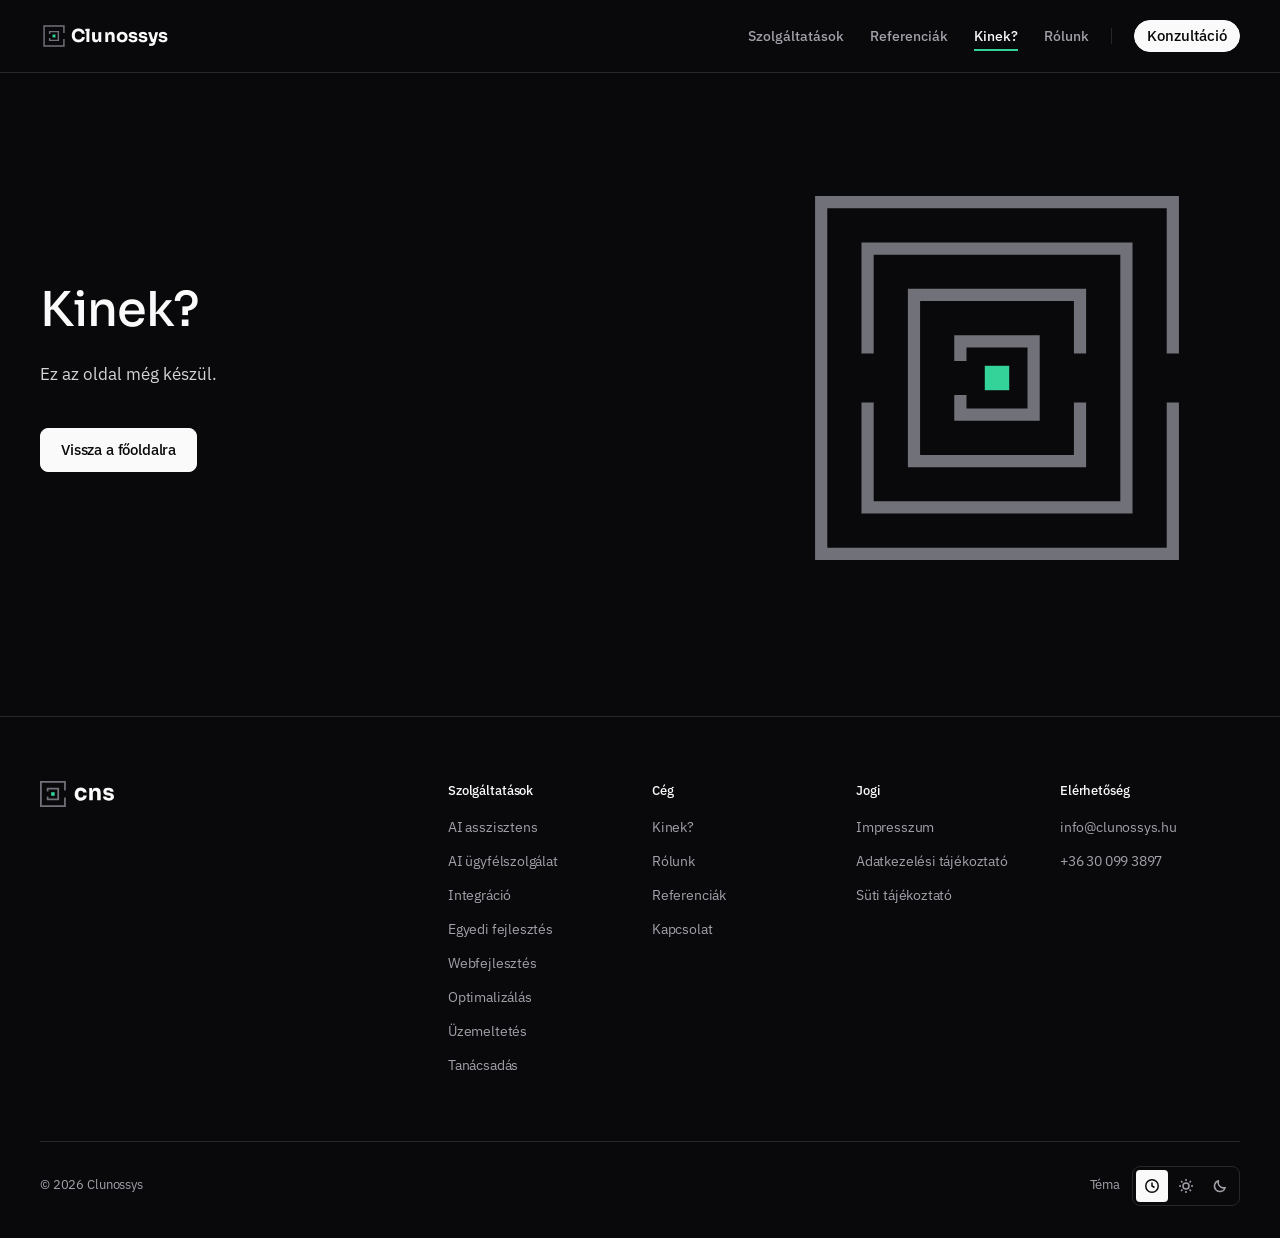
<file: who-its-for.html>
<!DOCTYPE html>
<html lang="hu" data-theme="dark">
<head>
<meta charset="utf-8">
<meta name="viewport" content="width=device-width, initial-scale=1">
<title>Kinek? | Clunossys</title>
<meta name="robots" content="noindex">
<meta name="theme-color" content="#09090B">
<link rel="icon" href="/favicon.svg" type="image/svg+xml">
<script>(function(){var m='auto';try{var v=localStorage.getItem('clunossys-theme');if(v==='light'||v==='dark'){m=v;}}catch(e){}var h=new Date().getHours();var t=m==='auto'?(h>=7&&h<19?'light':'dark'):m;var d=document.documentElement;d.setAttribute('data-theme',t);d.setAttribute('data-theme-mode',m);})();</script>
<link rel="stylesheet" href="/site.css?v=944e8823ae">
</head>
<body>
<div id="app" data-page="Keszul" data-props="{&quot;title&quot;: &quot;Kinek?&quot;, &quot;current&quot;: &quot;kinek&quot;}"><!--app--><div class="site">
<div class="hdr-slot"><header class="site hdr hdr-live" id="fejlec-hgkrvqk" data-state="full">
<a class="skip" href="#tartalom">Ugrás a tartalomra</a>
<div class="hdr-bar">
<a class="logo" href="/" aria-label="Clunossys, főoldal">
<svg class="logo-mark" viewBox="0 0 96 96" aria-hidden="true"><path class="logo-wall" d="M82 38V14H14V82H82V58"></path><path class="logo-wall" d="M33 41V33H63V63H33V55"></path><rect class="logo-clew logo-home" x="43" y="43" width="10" height="10"></rect><rect class="logo-clew logo-run" x="43" y="43" width="10" height="10"></rect></svg>


<span class="logo-word lw" aria-hidden="true"><span class="k sw"><span class="a">C</span><span class="b">c</span></span><span class="x">lu</span><span class="k">n</span><span class="x">os</span><span class="k">s</span><span class="x">ys</span></span>
</a>
<nav class="hdr-nav" aria-label="Fő menü">
<button class="nav-item" type="button" aria-controls="szolgaltatasok-panel" aria-expanded="false">Szolgáltatások</button>
<button class="nav-item" type="button" aria-controls="referenciak-panel" aria-expanded="false">Referenciák</button>
<a class="nav-item" href="/who-its-for" aria-current="page">Kinek?</a>
<a class="nav-item" href="/#rolunk">Rólunk</a>
<span class="nav-sep" aria-hidden="true"></span>
<a class="btn btn-sm btn-pill hdr-cta" href="/contact">Konzultáció</a>
</nav>
<button class="hdr-menu-btn" type="button" aria-controls="mobil-menu" aria-expanded="false" aria-label="Menü">
<svg width="20" height="20" viewBox="0 0 20 20" aria-hidden="true"><path d="M3 7h14M3 13h14" fill="none" stroke="currentColor" stroke-width="1.5"></path></svg>

</button>


</div>


</header></div>
<main id="tartalom" class="wrap nf">
<div class="nf-text">
<h1 class="t-display">Kinek?</h1>
<p class="t-lead">Ez az oldal még készül.</p>
<a class="btn" href="/">Vissza a főoldalra</a>
</div>
<div class="nf-maze" aria-hidden="true">
<svg viewBox="0 0 172 172"><path class="maze-wall" d="M158 76V14H14V158H158V96"></path><path class="maze-wall" d="M33 76V33H139V139H33V96"></path><path class="maze-wall" d="M120 76V52H52V120H120V96"></path><path class="maze-wall" d="M71 79V71H101V101H71V93"></path><rect class="maze-clew" x="81" y="81" width="10" height="10"></rect></svg>
</div>
</main>
<footer class="site ftr">
<div class="wrap ftr-in">
<div class="ftr-grid">
<div class="ftr-logo">
<a href="/" style="display: inline-block; border-radius: 4px"><img alt="Clunossys, főoldal" height="26" src="/logo-cns-dark.svg"></a>
</div>
<nav class="ftr-col" aria-labelledby="ftr-szolg">
<h2 id="ftr-szolg">Szolgáltatások</h2>
<ul>
<li><a href="/services/ai-assistant">AI asszisztens</a></li>
<li><a href="/services/ai-customer-service">AI ügyfélszolgálat</a></li>
<li><a href="/services/integration">Integráció</a></li>
<li><a href="/services/custom-development">Egyedi fejlesztés</a></li>
<li><a href="/services/web-development">Webfejlesztés</a></li>
<li><a href="/services/optimization">Optimalizálás</a></li>
<li><a href="/services/operations">Üzemeltetés</a></li>
<li><a href="/services/consulting">Tanácsadás</a></li>
</ul>
</nav>
<nav class="ftr-col" aria-labelledby="ftr-ceg">
<h2 id="ftr-ceg">Cég</h2>
<ul>
<li><a href="/who-its-for">Kinek?</a></li>
<li><a href="/#rolunk">Rólunk</a></li>
<li><a href="/#referenciak">Referenciák</a></li>
<li><a href="/contact">Kapcsolat</a></li>
</ul>
</nav>
<nav class="ftr-col" aria-labelledby="ftr-jogi">
<h2 id="ftr-jogi">Jogi</h2>
<ul>
<li><a href="/imprint">Impresszum</a></li>
<li><a href="/privacy">Adatkezelési tájékoztató</a></li>
<li><a href="/cookies">Süti tájékoztató</a></li>
</ul>
</nav>
<div class="ftr-col">
<h2>Elérhetőség</h2>
<ul>
<li><a href="mailto:info@clunossys.hu">info@clunossys.hu</a></li>
<li><a href="tel:+36300993897">+36 30 099 3897</a></li>
</ul>
</div>
</div>
<div class="ftr-bottom">
<p>© 2026 Clunossys</p>
<div class="ftr-theme">
<span id="ftr-tema">Téma</span>
<div class="ts" role="radiogroup" aria-labelledby="ftr-tema">
<button type="button" role="radio" aria-checked="true" aria-label="Automatikus" title="Automatikus"><svg width="16" height="16" viewBox="0 0 16 16" aria-hidden="true"><circle cx="8" cy="8" r="6.25" fill="none" stroke="currentColor" stroke-width="1.5"></circle><path d="M8 4.5V8l2.5 1.5" fill="none" stroke="currentColor" stroke-width="1.5"></path></svg></button>
<button type="button" role="radio" aria-checked="false" aria-label="Világos" title="Világos"><svg width="16" height="16" viewBox="0 0 16 16" aria-hidden="true"><circle cx="8" cy="8" r="3" fill="none" stroke="currentColor" stroke-width="1.5"></circle><path d="M8 1v2M8 13v2M1 8h2M13 8h2M3.05 3.05l1.4 1.4M11.55 11.55l1.4 1.4M3.05 12.95l1.4-1.4M11.55 4.45l1.4-1.4" fill="none" stroke="currentColor" stroke-width="1.5"></path></svg></button>
<button type="button" role="radio" aria-checked="false" aria-label="Sötét" title="Sötét"><svg width="16" height="16" viewBox="0 0 16 16" aria-hidden="true"><path d="M13.25 9.6A5.5 5.5 0 0 1 6.4 2.75a5.5 5.5 0 1 0 6.85 6.85z" fill="none" stroke="currentColor" stroke-width="1.5" stroke-linejoin="round"></path></svg></button>
</div>
</div>
</div>
</div>
</footer>
</div><!--/app--></div>
<script src="/site.js?v=909a7ed9fd" defer></script>
</body>
</html>
</file>
<file: site.css>
/* Clunossys weboldal. A stíluslap a design canvas site.css fájljából készül (build.py), kézzel ne szerkeszd.
   Betűk: Sora, IBM Plex Sans, IBM Plex Mono, saját tárhelyről (SIL Open Font License 1.1). */

@font-face { font-family: "Sora"; font-style: normal; font-weight: 500; font-display: swap; src: url("/sora-latin-ext-500-normal.woff2") format("woff2"); unicode-range: U+0100-02BA,U+02BD-02C5,U+02C7-02CC,U+02CE-02D7,U+02DD-02FF,U+0304,U+0308,U+0329,U+1D00-1DBF,U+1E00-1E9F,U+1EF2-1EFF,U+2020,U+20A0-20AB,U+20AD-20C0,U+2113,U+2C60-2C7F,U+A720-A7FF; }
@font-face { font-family: "Sora"; font-style: normal; font-weight: 500; font-display: swap; src: url("/sora-latin-500-normal.woff2") format("woff2"); unicode-range: U+0000-00FF,U+0131,U+0152-0153,U+02BB-02BC,U+02C6,U+02DA,U+02DC,U+0304,U+0308,U+0329,U+2000-206F,U+20AC,U+2122,U+2191,U+2193,U+2212,U+2215,U+FEFF,U+FFFD; }
@font-face { font-family: "Sora"; font-style: normal; font-weight: 700; font-display: swap; src: url("/sora-latin-ext-700-normal.woff2") format("woff2"); unicode-range: U+0100-02BA,U+02BD-02C5,U+02C7-02CC,U+02CE-02D7,U+02DD-02FF,U+0304,U+0308,U+0329,U+1D00-1DBF,U+1E00-1E9F,U+1EF2-1EFF,U+2020,U+20A0-20AB,U+20AD-20C0,U+2113,U+2C60-2C7F,U+A720-A7FF; }
@font-face { font-family: "Sora"; font-style: normal; font-weight: 700; font-display: swap; src: url("/sora-latin-700-normal.woff2") format("woff2"); unicode-range: U+0000-00FF,U+0131,U+0152-0153,U+02BB-02BC,U+02C6,U+02DA,U+02DC,U+0304,U+0308,U+0329,U+2000-206F,U+20AC,U+2122,U+2191,U+2193,U+2212,U+2215,U+FEFF,U+FFFD; }
@font-face { font-family: "IBM Plex Sans"; font-style: normal; font-weight: 400; font-display: swap; src: url("/ibm-plex-sans-latin-ext-400-normal.woff2") format("woff2"); unicode-range: U+0100-02BA,U+02BD-02C5,U+02C7-02CC,U+02CE-02D7,U+02DD-02FF,U+0304,U+0308,U+0329,U+1D00-1DBF,U+1E00-1E9F,U+1EF2-1EFF,U+2020,U+20A0-20AB,U+20AD-20C0,U+2113,U+2C60-2C7F,U+A720-A7FF; }
@font-face { font-family: "IBM Plex Sans"; font-style: normal; font-weight: 400; font-display: swap; src: url("/ibm-plex-sans-latin-400-normal.woff2") format("woff2"); unicode-range: U+0000-00FF,U+0131,U+0152-0153,U+02BB-02BC,U+02C6,U+02DA,U+02DC,U+0304,U+0308,U+0329,U+2000-206F,U+20AC,U+2122,U+2191,U+2193,U+2212,U+2215,U+FEFF,U+FFFD; }
@font-face { font-family: "IBM Plex Sans"; font-style: italic; font-weight: 400; font-display: swap; src: url("/ibm-plex-sans-latin-ext-400-italic.woff2") format("woff2"); unicode-range: U+0100-02BA,U+02BD-02C5,U+02C7-02CC,U+02CE-02D7,U+02DD-02FF,U+0304,U+0308,U+0329,U+1D00-1DBF,U+1E00-1E9F,U+1EF2-1EFF,U+2020,U+20A0-20AB,U+20AD-20C0,U+2113,U+2C60-2C7F,U+A720-A7FF; }
@font-face { font-family: "IBM Plex Sans"; font-style: italic; font-weight: 400; font-display: swap; src: url("/ibm-plex-sans-latin-400-italic.woff2") format("woff2"); unicode-range: U+0000-00FF,U+0131,U+0152-0153,U+02BB-02BC,U+02C6,U+02DA,U+02DC,U+0304,U+0308,U+0329,U+2000-206F,U+20AC,U+2122,U+2191,U+2193,U+2212,U+2215,U+FEFF,U+FFFD; }
@font-face { font-family: "IBM Plex Sans"; font-style: normal; font-weight: 500; font-display: swap; src: url("/ibm-plex-sans-latin-ext-500-normal.woff2") format("woff2"); unicode-range: U+0100-02BA,U+02BD-02C5,U+02C7-02CC,U+02CE-02D7,U+02DD-02FF,U+0304,U+0308,U+0329,U+1D00-1DBF,U+1E00-1E9F,U+1EF2-1EFF,U+2020,U+20A0-20AB,U+20AD-20C0,U+2113,U+2C60-2C7F,U+A720-A7FF; }
@font-face { font-family: "IBM Plex Sans"; font-style: normal; font-weight: 500; font-display: swap; src: url("/ibm-plex-sans-latin-500-normal.woff2") format("woff2"); unicode-range: U+0000-00FF,U+0131,U+0152-0153,U+02BB-02BC,U+02C6,U+02DA,U+02DC,U+0304,U+0308,U+0329,U+2000-206F,U+20AC,U+2122,U+2191,U+2193,U+2212,U+2215,U+FEFF,U+FFFD; }
@font-face { font-family: "IBM Plex Mono"; font-style: normal; font-weight: 400; font-display: swap; src: url("/ibm-plex-mono-latin-ext-400-normal.woff2") format("woff2"); unicode-range: U+0100-02BA,U+02BD-02C5,U+02C7-02CC,U+02CE-02D7,U+02DD-02FF,U+0304,U+0308,U+0329,U+1D00-1DBF,U+1E00-1E9F,U+1EF2-1EFF,U+2020,U+20A0-20AB,U+20AD-20C0,U+2113,U+2C60-2C7F,U+A720-A7FF; }
@font-face { font-family: "IBM Plex Mono"; font-style: normal; font-weight: 400; font-display: swap; src: url("/ibm-plex-mono-latin-400-normal.woff2") format("woff2"); unicode-range: U+0000-00FF,U+0131,U+0152-0153,U+02BB-02BC,U+02C6,U+02DA,U+02DC,U+0304,U+0308,U+0329,U+2000-206F,U+20AC,U+2122,U+2191,U+2193,U+2212,U+2215,U+FEFF,U+FFFD; }
@font-face { font-family: "IBM Plex Mono"; font-style: normal; font-weight: 500; font-display: swap; src: url("/ibm-plex-mono-latin-ext-500-normal.woff2") format("woff2"); unicode-range: U+0100-02BA,U+02BD-02C5,U+02C7-02CC,U+02CE-02D7,U+02DD-02FF,U+0304,U+0308,U+0329,U+1D00-1DBF,U+1E00-1E9F,U+1EF2-1EFF,U+2020,U+20A0-20AB,U+20AD-20C0,U+2113,U+2C60-2C7F,U+A720-A7FF; }
@font-face { font-family: "IBM Plex Mono"; font-style: normal; font-weight: 500; font-display: swap; src: url("/ibm-plex-mono-latin-500-normal.woff2") format("woff2"); unicode-range: U+0000-00FF,U+0131,U+0152-0153,U+02BB-02BC,U+02C6,U+02DA,U+02DC,U+0304,U+0308,U+0329,U+2000-206F,U+20AC,U+2122,U+2191,U+2193,U+2212,U+2215,U+FEFF,U+FFFD; }

/* ---------- Tokenek ---------- */
[data-theme] {
  --font-display: "Sora", "Avenir Next", "Segoe UI", sans-serif;
  --font-body: "IBM Plex Sans", "Segoe UI", system-ui, sans-serif;
  --font-mono: "IBM Plex Mono", ui-monospace, Consolas, monospace;
  --space-1: 4px; --space-2: 8px; --space-3: 16px; --space-4: 24px; --space-5: 40px; --space-6: 64px;
  --radius-0: 0px; --radius-sm: 4px; --radius-md: 8px; --radius-lg: 12px; --radius-pill: 999px;
  /* Logó a fejlécben: a jel 28 px, a felirat 18 px, a rés arányosan 3 px */
  --logo-mark: 28px; --logo-font: 18px; --logo-gap: 3px; --logo-lift: -0.03em;
  /* Fejléc magassága (mobilon 64 px): görgetve sem változik */
  --header-h: 72px;
}
[data-theme="dark"] {
  --bg: #09090B; --surface: #131316; --line: #27272A; --text: #FAFAFA; --text-soft: #D4D4D8; --text-muted: #A1A1AA;
  --wall: #71717A; --thread: #34D399; --thread-text: #34D399; --on-thread: #09090B; --focus: #34D399; --alert: #F87171;
  --hover: rgba(255, 255, 255, 0.05);
  color-scheme: dark;
}
[data-theme="light"] {
  --bg: #FAFAFA; --surface: #FFFFFF; --line: #E4E4E7; --text: #09090B; --text-soft: #3F3F46; --text-muted: #52525B;
  --wall: #71717A; --thread: #059669; --thread-text: #047857; --on-thread: #FFFFFF; --focus: #047857; --alert: #DC2626;
  --hover: rgba(9, 9, 11, 0.04);
  color-scheme: light;
}

/* ---------- Alap ---------- */
.site { container: site / inline-size; position: relative; }
.site, .ui {
  background: var(--bg);
  color: var(--text);
  font-family: var(--font-body);
  font-size: 15px;
  line-height: 1.6;
  letter-spacing: -0.011em;
  -webkit-font-smoothing: antialiased;
}
/* Szövegszintek a linear.app mintájára: a címek text, a kis címek és bevezetők text-soft, a folyószöveg text-muted.
   A fejléc, a lenyíló panelek és a mobil menü (.hdr) kimarad: azok véglegesek, a saját értékeiket tartják. */
:where(.site, .ui) :where(p, li, dd, td, figcaption, blockquote):where(:not(.hdr *)) { color: var(--text-muted); }
:where(.site, .ui) :where(p, li, dd, td, figcaption, blockquote):where(:not(.hdr *)) :where(strong) { color: var(--text); font-weight: 500; }
.site *, .site *::before, .site *::after, .ui *, .ui *::before, .ui *::after { box-sizing: border-box; }
:where(.site, .ui) :where(h1, h2, h3, h4, p, ul, ol, dl, dd, figure, blockquote, fieldset) { margin: 0; }
:where(.site, .ui) :where(ul, ol) { padding: 0; list-style: none; }
:where(.site, .ui) :where(fieldset) { padding: 0; border: 0; min-width: 0; }
:where(.site, .ui) :where(button, input, textarea, select) { font: inherit; color: inherit; }
:where(.site, .ui) :where(a:not([class])) { color: var(--thread-text); text-decoration-thickness: 1px; text-underline-offset: 3px; }
:where(.site, .ui) :where(a, button, input, textarea, select, summary):focus-visible { outline: 2px solid var(--focus); outline-offset: 4px; }
:where(.site) :where([id]) { scroll-margin-top: calc(var(--header-h) + 16px); }

.sr-only { position: absolute; width: 1px; height: 1px; padding: 0; margin: -1px; overflow: hidden; clip: rect(0 0 0 0); white-space: nowrap; border: 0; }
.skip { position: absolute; left: 16px; top: -120px; z-index: 60; padding: 12px 16px; border-radius: var(--radius-md); background: var(--text); color: var(--bg); font-weight: 500; text-decoration: none; }
.skip:focus { top: 12px; }

/* ---------- Betűk (a design system skálája) ---------- */
.t-display { font-family: var(--font-display); font-weight: 500; font-size: 48px; line-height: 1.1; letter-spacing: -0.022em; color: var(--text); text-wrap: balance; }
.t-h1 { font-family: var(--font-display); font-weight: 500; font-size: 32px; line-height: 1.15; letter-spacing: -0.022em; color: var(--text); text-wrap: balance; }
.t-h2 { font-family: var(--font-display); font-weight: 500; font-size: 24px; line-height: 1.3; letter-spacing: -0.012em; color: var(--text); text-wrap: balance; }
.t-h3 { font-family: var(--font-display); font-weight: 500; font-size: 17px; line-height: 1.4; letter-spacing: -0.012em; color: var(--text-soft); text-wrap: pretty; }
.t-lead { font-size: 17px; line-height: 1.6; letter-spacing: 0; color: var(--text-soft); text-wrap: pretty; }
.t-small { font-size: 13px; line-height: 1.5; letter-spacing: -0.01em; }
.t-label { font-family: var(--font-mono); font-weight: 400; font-size: 12px; line-height: 1.4; letter-spacing: 0.04em; text-transform: uppercase; color: var(--text-muted); }
/* Kétszínű cím (a linear.app kijelentő címe): az egész halk, a kiemelt mondat világos. A súly nem változik. */
.t-duo { color: var(--text-muted); }
.t-duo strong { color: var(--text); font-weight: inherit; }
.muted { color: var(--text-muted); }
.note { font-style: italic; color: var(--text-muted); }
.measure { max-width: 65ch; }
.prose > * + * { margin-top: 16px; }

/* Látható helyőrző: hiányzó adat, élesítés előtt ki kell tölteni */
.ph { font-family: var(--font-mono); font-size: 0.86em; font-style: normal; font-weight: 500; letter-spacing: 0; color: var(--text); border: 1px dashed var(--wall); border-radius: var(--radius-sm); padding: 0 0.4em; box-decoration-break: clone; -webkit-box-decoration-break: clone; }
.btn .ph { border: 0; padding: 0; color: inherit; font-size: 0.92em; }

/* ---------- Gomb és szöveges link ---------- */
.btn { display: inline-flex; align-items: center; justify-content: center; gap: 8px; min-height: 44px; padding: 0 20px; border: 1px solid var(--text); border-radius: var(--radius-md); background: var(--text); color: var(--bg); font-family: var(--font-body); font-weight: 500; font-size: 15px; line-height: 1.2; text-decoration: none; white-space: nowrap; cursor: pointer; }
.btn:hover, .btn.is-hover { background: var(--text-muted); border-color: var(--text-muted); }
.btn-sm { min-height: 40px; padding: 0 16px; font-size: 15px; }
.btn-ghost { background: transparent; color: var(--text); }
.btn-ghost:hover, .btn-ghost.is-hover { background: var(--surface); border-color: var(--text); }
.btn-block { width: 100%; }
.btn-pill { border-radius: var(--radius-pill); }
.is-focus { outline: 2px solid var(--focus); outline-offset: 4px; }
.link { color: var(--thread-text); text-decoration: underline; text-decoration-thickness: 1px; text-underline-offset: 3px; }
.link:hover, .link.is-hover { text-decoration-thickness: 2px; }

/* ---------- Rács és szakaszok ---------- */
.wrap { width: 100%; max-width: 1280px; margin-inline: auto; padding-inline: 40px; }
.g12 { display: grid; grid-template-columns: repeat(12, minmax(0, 1fr)); column-gap: 24px; }
.sec { padding-block: 96px; }
.sec-lg { padding-block: 128px; }
.sec-sm { padding-block: 72px; }
.band { background: var(--surface); border-block: 1px solid var(--line); }
.only-m { display: none; }

/* ---------- Logó (kódból, mert animálódik) ---------- */
.logo { display: inline-flex; align-items: center; gap: var(--logo-gap); color: var(--text); text-decoration: none; border-radius: 6px; transform-origin: center; }
.logo:focus-visible { outline-offset: 8px; }
.logo-mark { flex: none; width: var(--logo-mark); height: var(--logo-mark); overflow: visible; }
.logo-wall { fill: none; stroke: var(--wall); stroke-width: 5; }
.logo-clew { fill: var(--thread); }
.logo-word { display: block; font-family: var(--font-display); font-weight: 700; font-size: var(--logo-font); line-height: 1.3; letter-spacing: 0.01em; white-space: nowrap; margin-bottom: calc(2 * var(--logo-lift)); }
.logo-cns { transform: translateY(-0.09em); }

/* ---------- Fejléc (a linear.app mintájára: logó balra, menü jobbra) ---------- */
.hdr { position: sticky; top: 0; z-index: 20; background: var(--bg); border-bottom: 1px solid var(--line); }
/* A fejléc végleges: az oldal új alapértékei (15 px, 1,6 sorköz, betűköz) helyett a sajátjait tartja */
.hdr { font-size: 17px; line-height: 1.55; letter-spacing: normal; }
.mm .btn { min-height: 48px; font-size: 16px; }
.hdr[data-state="scrolled"] { border-bottom-color: var(--line); }
.hdr-bar { position: relative; display: flex; align-items: center; justify-content: space-between; gap: 24px; width: 100%; max-width: 1280px; height: var(--header-h); margin-inline: auto; padding-inline: 40px; }
.hdr .logo { transform-origin: left center; }
.hdr[data-state="scrolled"] .logo { transform: scale(0.84); }
.hdr-nav { display: flex; align-items: center; gap: 2px; }
.nav-item { display: inline-flex; align-items: center; gap: 6px; min-height: 36px; padding: 0 12px; border: 0; border-radius: var(--radius-pill); background: transparent; color: var(--text-muted); font-family: var(--font-body); font-weight: 500; font-size: 14px; line-height: 1; text-decoration: none; white-space: nowrap; cursor: pointer; }
.nav-item:hover, .nav-item[aria-expanded="true"] { background: var(--surface); color: var(--text); }
.nav-item[aria-current="page"] { color: var(--text); text-decoration: underline; text-decoration-color: var(--thread); text-decoration-thickness: 2px; text-underline-offset: 8px; }
/* A választó a Rólunk feliratától és a Konzultáció gomb szélétől egyforma messze van (22 px) */
.nav-sep { flex: none; width: 1px; height: 16px; margin: 0 20px 0 8px; background: var(--line); }
/* Konzultáció: a felirat marad 15 px, a gomb kisebb, mint a linear.app Sign up gombja (32 px magas, 12 px oldalt) */
.hdr-cta { min-height: 32px; padding: 0 12px; }
.chev { flex: none; transition: transform 0.15s ease; }
.nav-item[aria-expanded="true"] .chev { transform: rotate(180deg); }
.hdr-menu-btn { display: none; align-items: center; justify-content: center; width: 44px; height: 44px; padding: 0; border: 0; border-radius: var(--radius-pill); background: transparent; color: var(--text); cursor: pointer; }
.hdr-menu-btn:hover { background: var(--surface); }

/* Rögzített fejléc: a valódi oldalon position: fixed (a tartalom felső margója --header-h).
   A canvason a lapon belüli .hdr-slot tartja a helyén, mert a lap gyökere konténer. */
.hdr-slot { position: sticky; top: 0; z-index: 50; height: var(--header-h); }
/* Élő logó-animáció: a script a --p változót írja (0 = teljes logó, 1 = cns).
   Asztalon a fejléc magassága nem változik, csak a logó alakul át. */
.logo-home { opacity: 0; }
.hdr-live { --p: 0; }
.hdr-live .logo { transform: scale(calc(1 - 0.16 * var(--p))); }
.lw { display: flex; }
.lw > span { flex: none; display: block; }
.lw .x { overflow: hidden; }
.lw .sw { position: relative; }
.lw .sw .a { display: block; }
.lw .sw .b { position: absolute; left: 0; top: 0; opacity: 0; }

/* Tömör téma kapcsoló (lábléc) és teljes (mobil menü) */
.ts { display: inline-flex; gap: 2px; padding: 3px; border: 1px solid var(--line); border-radius: var(--radius-md); }
.ts button { display: inline-flex; align-items: center; justify-content: center; gap: 8px; width: 32px; height: 32px; padding: 0; border: 0; border-radius: var(--radius-sm); background: transparent; color: var(--text-muted); cursor: pointer; }
.ts button:hover { color: var(--text); }
.ts button[aria-checked="true"] { background: var(--text); color: var(--bg); }
.ts button:focus-visible { outline-offset: 2px; }
.ts-full { display: flex; width: 100%; }
.ts-full button { flex: 1 1 0; width: auto; height: 44px; padding: 0 10px; font-family: var(--font-body); font-weight: 500; font-size: 14px; }

/* Szolgáltatások panel (a linear.app lenyíló paneljének mintájára) */
/* A panel kicsit rálóg a fejlécre: a fejléc alsó vonala pont a belső doboz felső szélére esik (1 px keret + 8 px belső margó) */
.panel { position: absolute; top: calc(100% - 9px); right: 40px; z-index: 30; width: 740px; max-width: calc(100% - 80px); padding: 8px; background: var(--bg); border: 1px solid var(--line); border-radius: var(--radius-lg); }
.panel::before { content: ""; position: absolute; left: 0; right: 0; top: -8px; height: 8px; }
.panel-main { display: grid; grid-template-columns: repeat(2, minmax(0, 1fr)) 200px; background: var(--surface); border: 1px solid var(--line); border-radius: var(--radius-md); }
.panel-col { display: flex; flex-direction: column; gap: 4px; padding: 8px; }
.panel-col + .panel-col { border-left: 1px solid var(--line); }
/* Közös panelablak: Szolgáltatások és Referenciák. Váltáskor az ablak helyben marad, a magassága
   0,28 s alatt igazodik, a tartalom jobbról balra (visszafelé balról jobbra) úszik be, áttűnéssel. */
.panel-stage { position: relative; overflow: hidden; transition: height 0.28s cubic-bezier(0.2, 0.8, 0.2, 1); }
.pane { position: relative; transition: transform 0.28s cubic-bezier(0.2, 0.8, 0.2, 1), opacity 0.22s ease, visibility 0s linear 0s; }
.pane.is-left, .pane.is-right { position: absolute; top: 0; left: 0; right: 0; opacity: 0; visibility: hidden; pointer-events: none; transition: transform 0.28s cubic-bezier(0.2, 0.8, 0.2, 1), opacity 0.22s ease, visibility 0s linear 0.28s; }
.pane.is-left { transform: translateX(-48px); }
.pane.is-right { transform: translateX(48px); }
/* Rámutatás a panelen: világosabb réteg és halvány keret, 0,12 s ease-out-quad átmenettel (mint a linear.app-on) */
.pi, .ps, .panel-strip { border: 1px solid transparent; transition: background-color 0.12s cubic-bezier(0.25, 0.46, 0.45, 0.94), border-color 0.12s cubic-bezier(0.25, 0.46, 0.45, 0.94); }
.pi { display: flex; flex-direction: column; gap: 2px; padding: 12px 14px; border-radius: var(--radius-md); color: var(--text); text-decoration: none; }
.pi:hover, .pi.is-hover, .ps:hover, .ps.is-hover, .panel-strip:hover, .panel-strip.is-hover { background: var(--hover); border-color: var(--line); }
/* A panel betűi a linear.app paneljének méretén: 13 px, 1,5 sorköz, -0,01 em; a név 500-as, a leírás 400-as */
.pi-t { display: flex; align-items: center; gap: 8px; font-weight: 500; font-size: 13px; line-height: 1.5; letter-spacing: -0.01em; }
.pi[aria-current="page"] .pi-t::before, .ps[aria-current="page"]::before, .mm-sub a[aria-current="page"]::before { content: ""; flex: none; width: 6px; height: 6px; background: var(--thread); }
.pi-d { font-size: 13px; line-height: 1.5; letter-spacing: -0.01em; color: var(--text-muted); }
.panel-side { padding: 12px 8px; }
/* A jobb oszlop pontjai (a linear.app mintájára): normál vastagság, text szín. Így erősebbek a leírásoknál (text-muted), de halkabbak a félkövér címeknél. */
.ps { display: flex; align-items: center; gap: 8px; min-height: 36px; padding: 0 12px; border-radius: var(--radius-md); color: var(--text); font-size: 13px; line-height: 1.5; letter-spacing: -0.01em; font-weight: 400; text-decoration: none; }
.panel-strip { display: flex; align-items: center; justify-content: space-between; gap: 24px; margin-top: 8px; padding: 13px 16px; border-radius: var(--radius-md); color: var(--text); font-size: 13px; line-height: 1.5; letter-spacing: -0.01em; font-weight: 400; text-decoration: none; }
.panel-strip strong { font-weight: 500; color: var(--text); }
.panel-strip-sub { color: var(--text-muted); }
.panel-more { display: inline-flex; align-items: center; gap: 6px; color: var(--text-muted); font-weight: 400; }
/* A nyíl a linear.app mintájára kisebb (12 px-es szöveg méretéhez igazodik) és halványabb (wall) */
.panel-more svg { flex: none; width: 10px; height: 10px; color: var(--wall); }

/* Mobil menü (teljes képernyős panel) */
.mm { display: flex; flex-direction: column; min-height: 780px; padding: 8px 20px 24px; background: var(--bg); border-top: 1px solid var(--line); }
.mm-group { padding-block: 16px 8px; }
.mm-group-title { font-family: var(--font-display); font-weight: 700; font-size: 20px; line-height: 1.3; padding-bottom: 8px; }
.mm-sub { border-left: 1px solid var(--line); margin-left: 2px; }
.mm-sub + .mm-sub { margin-top: 12px; }
.mm-sub a { display: flex; align-items: center; gap: 10px; min-height: 44px; padding-left: 16px; color: var(--text); font-size: 16px; text-decoration: none; }
.mm-all { display: inline-flex; align-items: center; gap: 6px; min-height: 44px; margin-top: 4px; }
.mm-main a { display: flex; align-items: center; min-height: 52px; border-top: 1px solid var(--line); color: var(--text); font-family: var(--font-display); font-weight: 700; font-size: 20px; line-height: 1.3; text-decoration: none; }
.mm-main a[aria-current="page"] { text-decoration: underline; text-decoration-color: var(--thread); text-decoration-thickness: 2px; text-underline-offset: 6px; }
.mm-foot { display: flex; flex-direction: column; gap: 20px; margin-top: auto; padding-top: 32px; }
.mm-foot-label { font-size: 14px; color: var(--text-muted); margin-bottom: 8px; }

/* ---------- Főoldal ---------- */
/* Főoldal: bemutatkozó nyitó szakasz (szöveg balra, nagy logó jobbra) */
/* A sáv a teljes első blokk: ez vágja körbe a labirintus pontozott alaplapját */
.intro-band { position: relative; overflow: hidden; }
.intro { padding-block: 96px 112px; align-items: center; }
.intro-text { grid-column: 1 / span 7; position: relative; z-index: 1; }
/* Árnyék a szöveg mögött: a pontrács a betűk alatt nem látszik. A határa nem egyenes: két ívben kerüli meg a szöveget
   (az első a négysoros cím mellett, a második a bevezető és a gombok mellett, köztük befelé húzódik), alul pedig jobbra fut ki.
   A görbe az .intro-shade SVG-ben van, a szövegdoboz bal felső sarkához mérve. A görbétől balra tömör a bg;
   a görbénél 100%-os, tőle jobbra kb. 130 px-en át (nagyjából a lap közepéig) fokozatosan tűnik el: ezt az eltolt, elmosott vetett árnyék adja. */
.intro-text::before { content: ""; position: absolute; z-index: -1; top: -400px; bottom: -400px; left: -2600px; width: 2900px; background: var(--bg); pointer-events: none; }
.intro-shade { position: absolute; z-index: -1; left: -200px; top: -210px; overflow: visible; fill: var(--bg); filter: blur(1.5px) drop-shadow(64px 0 64px var(--bg)); pointer-events: none; }
/* Jobb oldali árnyék: a labirintus jobb felső és jobb alsó oldala mentén húzott vonaltól jobbra tömör a bg, a vonalnál 100%-os,
   befelé kb. 70 px-en át tűnik el. A görbe a labirintus dobozához van mérve, és a jel méretével együtt nő. */
.intro-shade-r { position: absolute; left: 0; top: 0; width: var(--hl-mark); height: calc(var(--hl-mark) * 0.84); overflow: visible; fill: var(--bg); filter: blur(1.5px) drop-shadow(-44px 22px 34px var(--bg)); pointer-events: none; }
/* A cím asztalon mindig négy sor: három rögzített sor és a gépelt szó */
.intro-l { display: block; white-space: nowrap; }
.intro-h .tw { display: block; min-height: 1.05em; color: var(--thread-text); }
.tw-caret { display: inline-block; width: 0.06em; height: 0.8em; margin-left: 0.06em; background: var(--thread-text); vertical-align: -0.04em; animation: tw-blink 1s steps(1) infinite; }
@keyframes tw-blink { 50% { opacity: 0; } }
.intro-lead { margin-top: 28px; max-width: 46ch; }
.intro-cta { display: flex; flex-wrap: wrap; gap: 12px; margin-top: 40px; }
.btn-thread { background: var(--thread-text); border-color: var(--thread-text); color: var(--on-thread); outline: 2px solid transparent; outline-offset: 0px; transition: outline-color 0.15s ease, outline-offset 0.15s ease; }
.btn-thread:hover, .btn-thread.is-hover { background: var(--thread-text); border-color: var(--thread-text); outline-color: var(--thread-text); outline-offset: 4px; }
.btn-thread:focus-visible { outline-color: var(--focus); outline-offset: 4px; }
.btn-line { background: transparent; border-color: var(--wall); color: var(--text); }
.btn-line:hover, .btn-line.is-hover { background: var(--surface); border-color: var(--text); }
.intro-art { grid-column: 8 / span 5; display: flex; justify-content: center; }

/* Nagy labirintus 3D-ben, pontokból, mint egy skicc a tervezőasztalon (a jel felirat nélkül).
   Falak: 12 egység magasak (a 96 egységes rajzon), a négyzet valódi kocka (10 × 10 × 10). Minden lap átlátszó, csak pontok:
   a felületeken ritkább pontrács (wall), az éleken sűrű pontsor (text-muted), alatta halvány pontrácsos alaplap.
   Nézőpont: a jobb alsó sarok és az alsó él közepe közötti irányból (22,5°), 48°-kal felülről, a tárgy közepére nézve.
   48°-nál a külső és a belső fal már nem takarja egymást (41°-nál válnak szét, itt kb. 2 egység rés van köztük).
   Az alaplap pontrácsa a tárgyon túl is folytatódik: asztalon az egész első blokkot kitölti, mobilon az ábra sávját.
   A jel mérete a lap szélességével nő (340 és 460 px között), hogy a kapun kilépő kockának jobbra maradjon hely. */
.hero-logo { --hl-mark: clamp(340px, calc(36cqw - 12px), 460px); --u: calc(var(--hl-mark) / 96); --hl-d: 12; --hl-c: 10; --hl-az: 22.5deg; --hl-el: 48deg; --hl-lift: calc(var(--hl-mark) * -0.03); --fl-x0: -520; --fl-x1: 220; --fl-y0: -280; --fl-y1: 220; position: relative; flex: none; width: var(--hl-mark); height: calc(var(--hl-mark) * 0.84); perspective: calc(var(--hl-mark) * 4); perspective-origin: 50% calc(50% + var(--hl-lift)); user-select: none; }
.hl-board { --sc: var(--wall); --ec: var(--text-muted); position: absolute; left: 50%; top: calc(50% + var(--hl-lift)); width: var(--hl-mark); height: var(--hl-mark); margin: calc(var(--hl-mark) / -2) 0 0 calc(var(--hl-mark) / -2); transform-style: preserve-3d; transform: rotateX(calc(90deg - var(--hl-el))) rotateZ(var(--hl-az)) translateZ(calc(var(--hl-d) * var(--u) * -0.5)); }
.hl-cube { --sc: var(--thread); --ec: var(--thread-text); --hl-h: var(--hl-c); position: absolute; left: calc(43 * var(--u)); top: calc(43 * var(--u)); width: calc(10 * var(--u)); height: calc(10 * var(--u)); transform-style: preserve-3d; }
/* Pontok: felület 2 egységenként, él 0,75 egységenként */
.hl-board i { --sg: calc(2 * var(--u)); --eg: calc(0.75 * var(--u)); --dr: max(0.6px, calc(0.14 * var(--u))); --er: max(0.7px, calc(0.2 * var(--u))); --sdot: radial-gradient(circle, var(--sc) 0 var(--dr), transparent calc(var(--dr) + 0.6px)); --edot: radial-gradient(circle, var(--ec) 0 var(--er), transparent calc(var(--er) + 0.6px)); position: absolute; }
/* Alaplap: a rajz közepétől számított --fl-x0..--fl-x1 és --fl-y0..--fl-y1 egység közötti téglalap, a pontrács a középponthoz igazítva.
   A méret akkora, hogy 2560 px széles ablakig az egész blokkot lefedje; a kilógó részt az .intro-band vágja le. */
.hl-floor { left: calc((48 + var(--fl-x0)) * var(--u)); top: calc((48 + var(--fl-y0)) * var(--u)); width: calc((var(--fl-x1) - var(--fl-x0)) * var(--u)); height: calc((var(--fl-y1) - var(--fl-y0)) * var(--u)); opacity: 0.4; pointer-events: none; background: radial-gradient(circle, var(--wall) 0 var(--dr), transparent calc(var(--dr) + 0.6px)) calc((0 - var(--fl-x0) - 2) * var(--u)) calc((0 - var(--fl-y0) - 2) * var(--u)) / calc(4 * var(--u)) calc(4 * var(--u)) repeat; }
.hl-base, .hl-cap { position: absolute; inset: 0; width: 100%; height: 100%; overflow: visible; }
.hl-base { opacity: 0.55; }
.hl-cap { transform: translateZ(calc(var(--hl-d) * var(--u))); }
.hl-edge { fill: none; stroke: var(--ec); stroke-width: 0.4; stroke-linecap: round; stroke-dasharray: 0 0.75; }
/* A tetőlap felülete: a logó falainak alakjára vágott pontrács */
.hl-cap-fill { inset: 0; transform: translateZ(calc(var(--hl-d) * var(--u))); background: var(--sdot) 0 0 / var(--sg) var(--sg) repeat; -webkit-mask: url("data:image/svg+xml,%3Csvg xmlns='http://www.w3.org/2000/svg' viewBox='0 0 96 96'%3E%3Cpath d='M82 38V14H14V82H82V58M33 41V33H63V63H33V55' fill='none' stroke='%23000' stroke-width='5'/%3E%3C/svg%3E") 0 0 / 100% 100% no-repeat; mask: url("data:image/svg+xml,%3Csvg xmlns='http://www.w3.org/2000/svg' viewBox='0 0 96 96'%3E%3Cpath d='M82 38V14H14V82H82V58M33 41V33H63V63H33V55' fill='none' stroke='%23000' stroke-width='5'/%3E%3C/svg%3E") 0 0 / 100% 100% no-repeat; }
/* Oldallap: a körvonal egy szakasza, felállítva. --x, --y: kezdőpont, --l: hossz, --r: irány (egységben). A bal széle a függőleges él. */
.hl-side { left: calc(var(--x) * var(--u)); top: calc(var(--y) * var(--u)); width: calc(var(--l) * var(--u)); height: calc(var(--hl-h, var(--hl-d)) * var(--u)); transform-origin: 0 0; transform: rotateZ(var(--r)) rotateX(90deg); background: var(--edot) 0 0 / var(--eg) var(--eg) repeat-y, var(--sdot) 0 0 / var(--sg) var(--sg) repeat; }
/* A kocka alja és teteje: mind a négy él pontsorral */
.hl-top, .hl-bot { inset: 0; background: var(--edot) left top / var(--eg) var(--eg) repeat-y, var(--edot) right top / var(--eg) var(--eg) repeat-y, var(--edot) left top / var(--eg) var(--eg) repeat-x, var(--edot) left bottom / var(--eg) var(--eg) repeat-x, var(--sdot) 0 0 / var(--sg) var(--sg) repeat; }
.hl-top { transform: translateZ(calc(var(--hl-c) * var(--u))); }
/* A kocka útja: a script a --cx és --cy változót írja (egységben, a rajz közepétől). Rámutatásra állandó tempóban
   (35 egység/s) végigmegy a labirintuson, kilép a kapun, és egy kockányira a faltól megáll; ott marad, amíg az egér az ábrán van.
   Az egér levételekor ugyanazon az úton, ugyanazzal a tempóval megy vissza, akár félútról is. Áttűnés nincs. */
.hl-cube { transform: translate(calc(var(--cx, 0) * var(--u)), calc(var(--cy, 0) * var(--u))); }
@media (prefers-reduced-motion: reduce) {
  .tw-caret { animation: none !important; }
  .stmt-text .w { transition: none; }
  .dbox { transition: none; }
  .rbtn, .rbtn-t1, .rbtn-t2, .rbtn-i1, .rbtn-i2, .svx-index svg { transition: none; }
  .stk-fig:hover .dbox, .stk-fig:hover .dbox > i, .stk-fig:hover .f4-line, .stk-fig:hover .s2-icons, .stk-fig:hover .s2-l { animation: none !important; transition: none !important; }
  .steps-pin.is-live { transition: none; }
  .spread-h.is-live::before, .spread-h.is-live span:nth-child(2) { transition: none; }
  .btn-thread { transition: none; }
  .panel-stage, .pane, .pane.is-left, .pane.is-right, .pi, .ps, .panel-strip { transition: none; }
}
.about-sec { border-top: 1px solid var(--line); }
/* Főoldal, Rólunk szakasz: az AI mint munkatárs (történet két hasábban, alatta a feladatlista) */
.colleague { padding-block: 64px 0; }

/* ---------- Kijelentés: görgetésre szavanként kivilágosodó szöveg (a structureengineering.com.au nyitó bekezdésének mintájára) ---------- */
/* A script három változót ír: --stmt-top (a szöveg rögzítési magassága, a látható terület közepe), --stmt-h (a pálya magassága)
   és --p (hány szó világos). Script nélkül és álló keretben a szakasz sima blokk. */
/* --stmt-extra: görgethető lapon a szöveg ennyivel lejjebb kezd (100 px, kb. 1 görgetés), így később ér a képernyő közepére */
.stmt { --p: 999; box-sizing: border-box; height: var(--stmt-h, auto); padding-block: calc(var(--stmt-pad, 160px) + var(--stmt-extra, 0px)) var(--stmt-padb, 105px); border-top: 1px solid var(--line); }
.stmt-pin { position: sticky; top: var(--stmt-top, 30vh); }
.stmt-text { max-width: 1040px; line-height: 1.3; text-wrap: pretty; }
/* Egy szó akkor világos, ha --p >= --i + 1. Halvány: wall, világos: text; a váltás 0,4 s. */
.stmt-text .w { color: color-mix(in srgb, var(--text) calc(clamp(0, (var(--p) - var(--i) - 1) * 1000 + 1, 1) * 100%), var(--wall)); transition: color 0.4s; }
.col-head { grid-column: 1 / span 9; }
.col-story { margin-top: 56px; align-items: start; }
.col-a { grid-column: 1 / span 5; }
.col-punch { margin-top: 24px; }
.col-b { grid-column: 7 / span 6; }
.col-b p + p { margin-top: 16px; }
.duties { margin-top: 80px; }
.duties-h { margin-bottom: 20px; color: var(--text-muted); }
.duty-list { margin: 0; border-bottom: 1px solid var(--line); }
.duty { display: grid; grid-template-columns: repeat(12, minmax(0, 1fr)); column-gap: 24px; align-items: baseline; padding-block: 20px; border-top: 1px solid var(--line); }
.duty dt { grid-column: 1 / span 4; }
.duty dd { grid-column: 5 / span 8; margin: 0; }

.hero { padding-block: 112px 120px; row-gap: 0; }
.hero-title { grid-column: 1 / span 10; }
.hero-lead { grid-column: 1 / span 6; margin-top: 56px; }
.hero-cta { grid-column: 8 / span 5; margin-top: 56px; display: flex; flex-direction: column; align-items: flex-start; gap: 16px; }
.hero-cta p { max-width: 40ch; }

/* Kétszavas szakaszcím vonallal (a structureengineering.com.au „CREATIVITY / PRACTICALITY” sorának mintájára):
   a két kifejezés a lappal együtt jön fel; nézetbe érve fölöttük balról jobbra kihúzódik egy vonal (1 s),
   a második kifejezés pedig a sor közepéről a jobb szélre siklik (2 s): nehezen indul, felgyorsul, lelassul. Visszagörgetve fordítva. */
.spread-h { --sp-g: max(40px, calc((100cqw - 1280px) / 2 + 40px)); position: relative; padding-top: 0.5em; font-family: var(--font-body); font-weight: 400; font-size: 16px; line-height: 1.3; letter-spacing: 0; text-transform: uppercase; color: var(--text); }
/* A vonal végállapotban a képernyő bal szélétől a jobb széléig ér (--sp-g: a tartalom és a képernyő széle közti távolság).
   Induláskor a tartalom bal szélén, nulla szélességgel áll; onnan egyszerre nő jobbra a képernyő jobb széléig és balra a bal széléig. */
.spread-h::before { content: ""; position: absolute; top: 0; left: calc(-1 * var(--sp-g)); right: calc(-1 * var(--sp-g)); border-top: 1px solid currentColor; }
.spread-h.is-live::before { transition: left 1s cubic-bezier(0.66, 0, 0.34, 1), right 1s cubic-bezier(0.66, 0, 0.34, 1); }
.spread-h span { display: block; white-space: nowrap; }
/* A második kifejezés végállapotban a tartalom jobb szélén áll; induláskor a bal széle pontosan a képernyő közepén van */
.spread-h span:nth-child(2) { position: absolute; top: 0.5em; left: 100%; transform: translateX(-100%); }
.spread-h.is-live span:nth-child(2) { transition: left 2s cubic-bezier(0.66, 0, 0.34, 1), transform 2s cubic-bezier(0.66, 0, 0.34, 1); }
.spread-h.is-armed:not(.is-in)::before { left: 0; right: 100%; }
.spread-h.is-armed:not(.is-in) span:nth-child(2) { left: 50%; transform: translateX(0); }
/* Térközök a mintaoldal szerint: a kijelentés alja és a vonal között 160 px (105 a pályán belül, 55 itt), a vonal és a négy helyzet között 220 px */
/* --sp-pt: a cím fölötti térköz; az ugrási pont (.jump) ebből számol */
.sec-figs { --sp-pt: 55px; position: relative; padding-top: var(--sp-pt); }
.sit-head { margin-bottom: 192px; }
/* A sávok alján lévő vonalhoz közvetlenül csatlakozó kijelentés: saját felső vonal nélkül */
.stmt-join { border-top: 0; }
/* Ugrási pont (.jump): ide érkezik a Szolgáltatások panel „Megoldásainkról bővebben” sávja (#megoldasok). Pontosan egy fejlécnyivel
   a cím teteje fölött áll, saját ráhagyás nélkül, így érkezéskor a cím fölötti vonal a fejléc alsó vonalára kerül. */
.jump { position: absolute; left: 0; top: calc(var(--sp-pt) - var(--header-h)); width: 1px; height: 1px; pointer-events: none; scroll-margin-top: 0; }
/* Dokkolás: amikor a cím fölötti vonal pontosan a fejléc alsó vonalának sorára esik (.is-docked, a lap scriptje állítja), a fejléc
   alsó vonala átlátszóvá válik, és alatta a cím vonala látszik: így a vonal fedi a fejléc alsó szélét. A rétegek sorrendje:
   lap, a cím vonala, fejléc; a lenyíló panel a fejléc része, ezért nyitva mindig a vonal fölött van.
   Ahol a cím vonala még nem ért ki (az 1 s-os kihúzódás alatt), egy halvány alávonal (::after) pótolja a fejléc vonalát.
   Nyitott mobil menünél nincs dokkolás: ott a fejléc alja a menü alján van.
   --dock-dy: a script által mért, 1 px-nél kisebb eltérés a két vonal között (tört képpontra érkezéskor); ennyivel igazítjuk a vonalat. */
.site:has(.spread-h.is-docked) .hdr:not(:has(.mm)) { border-bottom-color: transparent; background-clip: padding-box; }
.spread-h.is-docked::after { content: ""; position: absolute; top: var(--dock-dy, 0px); left: calc(-1 * var(--sp-g)); right: calc(-1 * var(--sp-g)); border-top: 1px solid var(--line); }
.spread-h.is-docked::before { top: var(--dock-dy, 0px); z-index: 1; }
/* Négy probléma egymásra csúszó, teljes szélességű sávokban (az enerblock.net „Solutions” szakaszának mintájára).
   Egy sáv három cellája: balra a sorszám (01 /), mellette az ábra (a kettő együtt a lap feléig ér), a jobb félen a címke, a cím,
   a szöveg és a Megoldás gomb. Görgetéskor minden sáv a fejléc alatt megáll (sticky), a következő rácsúszik,
   de az előző felső csíkja (sorszám és címke) kilátszik alóla: a sávok rögzítési magassága csíkonként lejjebb van. */
.stk { --stk-strip: 64px; --stk-h: 460px; --stk-tag: 18px; --stk-last: 3; --stk-g: max(40px, calc((100cqw - 1280px) / 2 + 40px)); --stk-mark: clamp(250px, 25cqw, 472px); --stk-sh: 3.125cqw; }
.stk-item { position: sticky; top: calc(var(--header-h) + var(--n) * var(--stk-strip)); height: var(--stk-h); background: var(--bg); border-top: 1px solid var(--line); }
/* Együtt gördülnek tovább: amikor az utolsó sáv a helyére ér (az előző címkéje alá), mind a négy egyszerre indul el.
   Ehhez minden sáv alsó margója annyi csík, ahány sáv van még utána (a rögzítés a margóval együtt számol), a következő sáv
   negatív felső margója pedig visszaveszi, így a sávok a lapon ugyanott maradnak. */
.stk-item { margin-bottom: calc((var(--stk-last) - var(--n)) * var(--stk-strip)); }
.stk-item + .stk-item { margin-top: calc((var(--n) - var(--stk-last) - 1) * var(--stk-strip)); }
.stk-item:last-child { border-bottom: 1px solid var(--line); }
/* 1 : 1 : 2 arányú tagolás a képernyő teljes szélességén: a sorszám cellája a képernyő első negyede, az ábráé a második,
   a szövegé a jobb fele. A cellákat függőleges vonal választja el (a 25%-nál és pontosan a képernyő közepén).
   A sorszám a tartalom bal széléhez igazodik (--stk-g), a jobb cella szövege a tartalom jobb széléig ér. */
.stk-grid { display: grid; grid-template-columns: minmax(0, 1fr) minmax(0, 1fr) minmax(0, 2fr); height: 100%; }
.stk-no, .stk-tag { display: flex; align-items: center; height: var(--stk-strip); font-family: var(--font-display); font-weight: 500; font-size: var(--stk-tag); line-height: 1; letter-spacing: -0.012em; color: var(--text); }
.stk-no { align-self: start; padding-left: var(--stk-g); }
.stk-no span { margin-left: 0.4em; color: var(--wall); }
/* Az ábra cellája: az ábra akkora, mint a cella szélessége (a korábbi kétszerese), a pontozott alaplap minden irányban túlnyúlik
   a cellán, a cella széle vágja le. A cella belső szélén árnyék fut körbe: a szélén teljesen sötét, befelé a cella szélességének
   nyolcadán (--stk-sh) át tűnik el. */
.stk-fig { position: relative; display: flex; align-items: center; justify-content: center; overflow: hidden; border-left: 1px solid var(--line); }
.stk-fig::after { content: ""; position: absolute; inset: 0; z-index: 1; pointer-events: none; background: linear-gradient(to right, var(--bg), transparent) left / var(--stk-sh) 100% no-repeat, linear-gradient(to left, var(--bg), transparent) right / var(--stk-sh) 100% no-repeat, linear-gradient(to bottom, var(--bg), transparent) top / 100% var(--stk-sh) no-repeat, linear-gradient(to top, var(--bg), transparent) bottom / 100% var(--stk-sh) no-repeat; }
.stk .fig { --fl-x0: -200; --fl-x1: 130; --fl-y0: -250; --fl-y1: 150; }
.stk-body { display: flex; flex-direction: column; align-items: flex-start; min-width: 0; padding: 0 var(--stk-g) 40px 32px; border-left: 1px solid var(--line); }
.stk-tag { text-transform: uppercase; letter-spacing: 0.02em; }
/* A cím balra fent, közvetlenül a címke alatt, kétszer akkora betűvel, mint a címke */
.stk-title { margin-top: 4px; max-width: 22em; font-family: var(--font-display); font-weight: 500; font-size: calc(2 * var(--stk-tag)); line-height: 1.15; letter-spacing: -0.022em; color: var(--text); text-wrap: balance; }
/* A leírás balra lent, a gomb fölött: akkora, mint a címke, de normál vastagságú és nem nagybetűs */
.stk-desc { margin-top: auto; padding-top: 24px; max-width: 50ch; font-size: var(--stk-tag); font-weight: 400; line-height: 1.5; letter-spacing: -0.011em; text-transform: none; }
.stk-body .rbtn { margin-top: 24px; }
/* Megoldások sávjai (.stk-sol): a négy probléma sávjainak másolata, a jobb cellában a problémára javasolt egy szolgáltatással
   (címke, címsor, leírás, „Bővebben” gomb). A bal cellában sorszám nincs, csak a probléma címkéje áll: a cella jobb szélén,
   jobbra zárva, 32 px-re az ábra cellájától. Keskeny képernyőn a betűméret annyit csökken, hogy a leghosszabb címke is
   egy sorban maradjon (10,4em-nyi hely kell). */
.stk-sol .stk-no { justify-content: flex-end; padding: 0 32px 0 40px; white-space: nowrap; font-size: min(var(--stk-tag), calc((25cqw - 72px) / 10.4)); }
.stk-no-tag { font-weight: inherit; text-transform: uppercase; letter-spacing: 0.02em; }
/* A sávok alatt: egyszerű, kis betűs, kiemelt szöveges link a Minden szolgáltatásunk oldalra (nem gomb), a jobb cellák
   szövegével egy vonalban */
.stk-more { padding: 28px 40px 0 calc(50% + 33px); font-size: 15px; line-height: 1.5; }
.stk-more .link { font-weight: 500; }
/* Referenciák sávjai (.stk-ref): három sáv; a bal cellában csak a sorszám, a jobb cellában címke, cím, leírás és megjegyzés, gomb nélkül */
.stk-ref { --stk-last: 2; }

/* Keretes gomb gördülő felirattal és nyíllal (az enerblock.net gombjának rámutatása, a mi színeinkben):
   szögletes, a felirat balra zárt, jobb végén külön nyílmező. Rámutatásra a gomb kitöltődik (0,25 s), a felirat lefelé kigördül és felülről ugyanaz begördül, a nyíl jobbra kicsúszik,
   balról pedig zöld mezőn új nyíl csúszik be (0,6 s, cubic-bezier(0.53, 0, 0, 1)). */
.rbtn { display: inline-flex; align-items: stretch; height: 44px; border: 1px solid var(--wall); border-radius: 0; overflow: hidden; background: transparent; color: var(--text); font-family: var(--font-body); font-weight: 500; font-size: 15px; line-height: 42px; letter-spacing: 0; text-decoration: none; white-space: nowrap; transition: background-color 0.25s ease, color 0.25s ease, border-color 0.25s ease; }
.rbtn-text { position: relative; display: block; overflow: hidden; min-width: 222px; padding: 0 16px; text-align: left; }
.rbtn-t1, .rbtn-t2 { display: block; transition: transform 0.6s cubic-bezier(0.53, 0, 0, 1); }
.rbtn-t2 { position: absolute; left: 16px; top: -100%; }
.rbtn-icon { position: relative; flex: none; width: 44px; overflow: hidden; border-left: 1px solid currentColor; }
.rbtn-i1, .rbtn-i2 { position: absolute; inset: 0; display: flex; align-items: center; justify-content: center; transition: transform 0.6s cubic-bezier(0.53, 0, 0, 1); }
.rbtn-i2 { left: calc(-100% - 1px); right: auto; width: calc(100% + 1px); background: var(--thread); color: var(--on-thread); }
@media (hover: hover) {
  .rbtn:hover { background: var(--text); border-color: var(--text); color: var(--bg); }
  .rbtn:hover .rbtn-t1, .rbtn:hover .rbtn-t2 { transform: translateY(100%); }
  .rbtn:hover .rbtn-i1, .rbtn:hover .rbtn-i2 { transform: translateX(calc(100% + 1px)); }
}
.rbtn.is-hover { background: var(--text); border-color: var(--text); color: var(--bg); }
.rbtn.is-hover .rbtn-t1, .rbtn.is-hover .rbtn-t2 { transform: translateY(100%); }
.rbtn.is-hover .rbtn-i1, .rbtn.is-hover .rbtn-i2 { transform: translateX(calc(100% + 1px)); }
@property --sc { syntax: "<color>"; inherits: true; initial-value: #71717A; }
@property --ec { syntax: "<color>"; inherits: true; initial-value: #A1A1AA; }
/* Az ábrák a nyitó labirintus rokonai: ugyanaz a nézőpont (22,5°, 48°), ugyanaz a pontozás, a zöld elem a fonal színe.
   Egy doboz (.dbox): --bx, --by a helye, --bw, --bd, --bh a mérete, --bz az emelése (egységben, 96 egységes rajzon).
   Rámutatásra a kártya dobozai a saját --hx, --hy, --hz értékükkel mozdulnak el, 0,7 s alatt (a linear.app ábráinak időzítése). */
/* --fig-zoom: az ábra nagyítása a cellához képest; --fig-dx, --fig-dy: vízszintes és függőleges eltolás a jel méretének arányában */
.fig { --hl-mark: calc(var(--stk-mark, 196px) * var(--fig-zoom, 1)); left: calc(var(--hl-mark) * var(--fig-dx, 0)); top: calc(var(--hl-mark) * var(--fig-dy, 0)); --u: calc(var(--hl-mark) / 96); --hl-az: 22.5deg; --hl-el: 48deg; --hl-lift: 0px; --fl-x0: -44; --fl-x1: 44; --fl-y0: -44; --fl-y1: 44; position: relative; flex: none; width: var(--hl-mark); height: calc(var(--hl-mark) * 0.86); perspective: calc(var(--hl-mark) * 4); }
.dbox { --hl-h: var(--bh); --hl-c: var(--bh); position: absolute; left: calc(var(--bx) * var(--u)); top: calc(var(--by) * var(--u)); width: calc(var(--bw) * var(--u)); height: calc(var(--bd) * var(--u)); transform-style: preserve-3d; transform-origin: var(--to, 50% 50% 0); transform: translate3d(calc(var(--mx, 0) * var(--u)), calc(var(--my, 0) * var(--u)), calc((var(--bz, 0) + var(--mz, 0)) * var(--u))) rotateY(var(--mry, 0deg)); transition: transform 0.7s cubic-bezier(0.32, 0.72, 0, 1) var(--delay, 0s); }
.dbox.is-thread { --sc: var(--thread); --ec: var(--thread-text); }
/* Piros: a probléma színe az ábrákon (alert). Csak itt, az ábrák elemein használjuk. */
.dbox.is-alert { --sc: var(--alert); --ec: var(--alert); }
/* Az ábra csak akkor mozdul, ha az egér kifejezetten az ábra cellájában van (nem a sáv más részén) */
.stk-fig:hover .dbox, .stk-fig.is-hover .dbox { --mx: var(--hx, 0); --my: var(--hy, 0); --mz: var(--hz, 0); --mry: var(--hry, 0deg); }
/* 01: a legalsó lap rámutatásra zöldről pirosra vált, miközben a fölötte lévők felemelkednek.
   Az egér levételekor minden azonnal visszaáll: visszafelé nincs animáció (.fig-snap). */
.fig-snap .dbox { transition: none; }
.stk-fig:hover .fig-snap .dbox { transition: transform 0.7s cubic-bezier(0.32, 0.72, 0, 1) var(--delay, 0s), --sc 0.5s ease var(--cdelay, 0.15s), --ec 0.5s ease var(--cdelay, 0.15s); }
.stk-fig:hover .dbox.to-alert { --sc: var(--alert); --ec: var(--alert); }
/* 03: zöld lap két hasábon. Rámutatásra az egyik hasáb kicsúszik (0,7 s), a lap arra az oldalra leborul, aztán a másik hasáb
   kifelé eldől (0,95 s-tól), a lap a földre kerül, és pirosra vált (1,3 s-tól). Levételkor azonnal visszaáll. */
.stk-fig:hover .f3-sheet { animation: f3-sheet 1.5s linear 0.2s forwards; }
@keyframes f3-sheet {
  0% { transform: translate3d(0, 0, calc(24 * var(--u))) rotateY(0deg); animation-timing-function: cubic-bezier(0.5, 0, 0.9, 0.5); }
  30%, 52% { transform: translate3d(0, 0, calc(12 * var(--u))) rotateY(-20.5deg); animation-timing-function: cubic-bezier(0.5, 0, 0.9, 0.5); }
  100% { transform: translate3d(0, 0, calc(0.4 * var(--u))) rotateY(0deg); }
}
/* 04: folytonos piros vonalak a dobozok között (a kézzel pótolt kapcsolatok). Minden vonal két doboz oldalának talpvonalához
   van rögzítve (--p1, --p2), és a dobozokkal együtt mozdul: a végpontok a dobozok elmozdulásával (--d1, --d2) arányosan tolódnak,
   a hosszt és az irányt a hypot() és az atan2() számolja. --lk: 0 alaphelyzetben, 1 rámutatva (regisztrált szám, így átmenettel vált). */
@property --lk { syntax: "<number>"; inherits: false; initial-value: 0; }
.f4-line { --ax: calc(var(--p1x) + var(--d1x, 0) * var(--lk)); --ay: calc(var(--p1y) + var(--d1y, 0) * var(--lk)); --ex: calc(var(--p2x) + var(--d2x, 0) * var(--lk)); --ey: calc(var(--p2y) + var(--d2y, 0) * var(--lk)); --lw: max(1.5px, calc(0.4 * var(--u))); position: absolute; left: 0; top: calc(var(--lw) / -2); height: var(--lw); width: calc(hypot(var(--ex) - var(--ax), var(--ey) - var(--ay)) * var(--u)); background: var(--alert); transform-origin: 0 50%; transform: translate3d(calc(var(--ax) * var(--u)), calc(var(--ay) * var(--u)), calc(0.5 * var(--u))) rotate(atan2(var(--ey) - var(--ay), var(--ex) - var(--ax))); }
/* Rámutatáskor, miközben a dobozok széthúzódnak, a vonalak lassan kétszer elhalványulnak és visszajönnek (2 × 1 s), utána égve maradnak.
   Levételkor azonnal visszaállnak. */
.stk-fig:hover .f4-line { --lk: 1; transition: --lk 0.7s cubic-bezier(0.32, 0.72, 0, 1); animation: f4-blink 1s ease-in-out 2; }
@keyframes f4-blink { 0%, 100% { opacity: 1; } 50% { opacity: 0.15; } }
/* ---- Megoldás-ábrák (.sfig): a „Minden problémára / Van megoldás” szakasz ábrái. Minden mozgás kulcskockás animáció,
   amit az ábra cellájára mutatás indít, és a végén megáll (forwards); átmenet nincs.
   01: kártyapakli. Négy szürke lap; rámutatásra szétnyílnak, a 2. és a 3. lap röviden kicsúszik és vissza. A legalsó
       kicsúszik, kétszer zölden felvillan és zöld marad; aztán nem megy át a többin, hanem kifordul a pakli mellé
       (a bal éle körül, míg merőlegesen nem áll), felcsúszik, és ráhajlik a pakli tetejére; közben a pakli összezárul
       (7,8 s). Levételkor azonnal visszaáll.
   02: állóképe a végállapot: egy zöld kocka a tálcák mellett, a tálcákon egy-egy pontokból álló zöld link ikon, a kocka
       három oldalától hozzájuk zöld vonal. Rámutatásra a három piros kockától indul: a két szélső a középsőbe csúszik
       és eltűnik, a kocka kicsúszik oldalra, zöldre vált, megjelennek az ikonok és kihúzódnak a vonalak (3,6 s).
   03: állóképe a végállapot: zöld lap négy lábon. Rámutatásra a kétlábú, szürke lapos állapotból indul: a két láb
       előre csúszik a sarkokba, hátul bejön két új; kivesszük az egyik lábat, a lap kétszer zölden felvillan, a láb vissza;
       kivesszük a másikat, a lap kétszer felvillan és zöld marad, a láb vissza (7,6 s).
   04: mint a problémánál, de a vonalak zöldek. */
.sfig .dbox { transition: none; }
/* 02: a két beolvadó kocka állóképen nem látszik */
.s2-x > i { opacity: 0; }
/* 02: link ikonok pontokból, a tálcák síkjában, 1,2 egységgel a tálcájuk fölött */
.s2-icons { position: absolute; inset: 0; width: 100%; height: 100%; overflow: visible; pointer-events: none; transform: translateZ(calc(1.2 * var(--u))); }
.s2-icons rect { fill: none; stroke: var(--thread); stroke-width: 0.6; stroke-linecap: round; stroke-dasharray: 0 1; }
/* 02: vonalak a talajon, a kocka egy-egy oldalának talpvonalától (--p1) az ikon széléig (--p1 + --d2); --lk szerint nőnek ki */
.s2-l { --lk: 1; --ex: calc(var(--p1x) + var(--d2x) * var(--lk)); --ey: calc(var(--p1y) + var(--d2y) * var(--lk)); --lw: max(1.5px, calc(0.4 * var(--u))); left: 0; top: calc(var(--lw) / -2); height: var(--lw); width: calc(hypot(var(--ex) - var(--p1x), var(--ey) - var(--p1y)) * var(--u)); background: var(--thread); transform-origin: 0 50%; transform: translate3d(calc(var(--p1x) * var(--u)), calc(var(--p1y) * var(--u)), calc(0.6 * var(--u))) rotate(atan2(var(--d2y), var(--d2x))); }
.f4-ok .f4-line { background: var(--thread); }
@keyframes s1-a { 0% { transform: translate3d(calc(0 * var(--u)), calc(0 * var(--u)), calc(9 * var(--u))); animation-timing-function: cubic-bezier(0.32, 0.72, 0, 1); } 8.97% { transform: translate3d(calc(0 * var(--u)), calc(0 * var(--u)), calc(36 * var(--u))); } 79.49% { transform: translate3d(calc(0 * var(--u)), calc(0 * var(--u)), calc(36 * var(--u))); animation-timing-function: cubic-bezier(0.5, 0, 0.2, 1); } 87.18% { transform: translate3d(calc(0 * var(--u)), calc(0 * var(--u)), calc(6 * var(--u))); } 100% { transform: translate3d(calc(0 * var(--u)), calc(0 * var(--u)), calc(6 * var(--u))); } }
@keyframes s1-b { 0% { transform: translate3d(calc(0 * var(--u)), calc(0 * var(--u)), calc(6 * var(--u))); animation-timing-function: cubic-bezier(0.32, 0.72, 0, 1); } 8.97% { transform: translate3d(calc(0 * var(--u)), calc(0 * var(--u)), calc(24 * var(--u))); } 11.54% { transform: translate3d(calc(0 * var(--u)), calc(0 * var(--u)), calc(24 * var(--u))); animation-timing-function: cubic-bezier(0.5, 0, 0.2, 1); } 17.31% { transform: translate3d(calc(16 * var(--u)), calc(0 * var(--u)), calc(24 * var(--u))); } 18.59% { transform: translate3d(calc(16 * var(--u)), calc(0 * var(--u)), calc(24 * var(--u))); animation-timing-function: cubic-bezier(0.5, 0, 0.2, 1); } 24.36% { transform: translate3d(calc(0 * var(--u)), calc(0 * var(--u)), calc(24 * var(--u))); } 79.49% { transform: translate3d(calc(0 * var(--u)), calc(0 * var(--u)), calc(24 * var(--u))); animation-timing-function: cubic-bezier(0.5, 0, 0.2, 1); } 87.18% { transform: translate3d(calc(0 * var(--u)), calc(0 * var(--u)), calc(3 * var(--u))); } 100% { transform: translate3d(calc(0 * var(--u)), calc(0 * var(--u)), calc(3 * var(--u))); } }
@keyframes s1-c { 0% { transform: translate3d(calc(0 * var(--u)), calc(0 * var(--u)), calc(3 * var(--u))); animation-timing-function: cubic-bezier(0.32, 0.72, 0, 1); } 8.97% { transform: translate3d(calc(0 * var(--u)), calc(0 * var(--u)), calc(12 * var(--u))); } 26.92% { transform: translate3d(calc(0 * var(--u)), calc(0 * var(--u)), calc(12 * var(--u))); animation-timing-function: cubic-bezier(0.5, 0, 0.2, 1); } 32.69% { transform: translate3d(calc(16 * var(--u)), calc(0 * var(--u)), calc(12 * var(--u))); } 35.9% { transform: translate3d(calc(16 * var(--u)), calc(0 * var(--u)), calc(12 * var(--u))); animation-timing-function: cubic-bezier(0.5, 0, 0.2, 1); } 41.67% { transform: translate3d(calc(0 * var(--u)), calc(0 * var(--u)), calc(12 * var(--u))); } 79.49% { transform: translate3d(calc(0 * var(--u)), calc(0 * var(--u)), calc(12 * var(--u))); animation-timing-function: cubic-bezier(0.5, 0, 0.2, 1); } 87.18% { transform: translate3d(calc(0 * var(--u)), calc(0 * var(--u)), calc(0 * var(--u))); } 100% { transform: translate3d(calc(0 * var(--u)), calc(0 * var(--u)), calc(0 * var(--u))); } }
@keyframes s1-d { 0% { transform: translate3d(calc(0 * var(--u)), 0, calc(0 * var(--u))) rotateY(0deg); } 44.87% { transform: translate3d(calc(0 * var(--u)), 0, calc(0 * var(--u))) rotateY(0deg); animation-timing-function: cubic-bezier(0.5, 0, 0.2, 1); } 50.64% { transform: translate3d(calc(16 * var(--u)), 0, calc(0 * var(--u))) rotateY(0deg); } 66.67% { transform: translate3d(calc(16 * var(--u)), 0, calc(0 * var(--u))) rotateY(0deg); animation-timing-function: cubic-bezier(0.45, 0, 1, 1); } 71.79% { transform: translate3d(calc(30 * var(--u)), 0, calc(0 * var(--u))) rotateY(-40deg); animation-timing-function: cubic-bezier(0, 0, 0.4, 1); } 76.92% { transform: translate3d(calc(42 * var(--u)), 0, calc(0 * var(--u))) rotateY(-90deg); } 79.49% { transform: translate3d(calc(42 * var(--u)), 0, calc(0 * var(--u))) rotateY(-90deg); animation-timing-function: cubic-bezier(0.5, 0, 0.2, 1); } 87.18% { transform: translate3d(calc(42 * var(--u)), 0, calc(9 * var(--u))) rotateY(-90deg); } 88.46% { transform: translate3d(calc(42 * var(--u)), 0, calc(9 * var(--u))) rotateY(-90deg); animation-timing-function: cubic-bezier(0.5, 0, 0.2, 1); } 97.44% { transform: translate3d(calc(40 * var(--u)), 0, calc(9 * var(--u))) rotateY(-180deg); } 100% { transform: translate3d(calc(40 * var(--u)), 0, calc(9 * var(--u))) rotateY(-180deg); } }
@keyframes s1-d-col { 0% { --sc: var(--wall); --ec: var(--text-muted); } 51.92% { --sc: var(--wall); --ec: var(--text-muted); animation-timing-function: ease-in-out; } 55.77% { --sc: var(--thread); --ec: var(--thread-text); animation-timing-function: ease-in-out; } 59.62% { --sc: var(--wall); --ec: var(--text-muted); animation-timing-function: ease-in-out; } 63.46% { --sc: var(--thread); --ec: var(--thread-text); } 100% { --sc: var(--thread); --ec: var(--thread-text); } }
.stk-fig:hover .s1-a { animation: s1-a 7.8s linear forwards; }
.stk-fig:hover .s1-b { animation: s1-b 7.8s linear forwards; }
.stk-fig:hover .s1-c { animation: s1-c 7.8s linear forwards; }
.stk-fig:hover .s1-d { animation: s1-d 7.8s linear forwards, s1-d-col 7.8s linear forwards; }
@keyframes s2-a { 0% { transform: translate3d(calc(0 * var(--u)), calc(0 * var(--u)), calc(0 * var(--u))); } 13.89% { transform: translate3d(calc(0 * var(--u)), calc(0 * var(--u)), calc(0 * var(--u))); animation-timing-function: cubic-bezier(0.5, 0, 0.2, 1); } 33.33% { transform: translate3d(calc(31 * var(--u)), calc(0 * var(--u)), calc(0 * var(--u))); } 100% { transform: translate3d(calc(31 * var(--u)), calc(0 * var(--u)), calc(0 * var(--u))); } }
@keyframes s2-c { 0% { transform: translate3d(calc(0 * var(--u)), calc(0 * var(--u)), calc(0 * var(--u))); } 13.89% { transform: translate3d(calc(0 * var(--u)), calc(0 * var(--u)), calc(0 * var(--u))); animation-timing-function: cubic-bezier(0.5, 0, 0.2, 1); } 33.33% { transform: translate3d(calc(-31 * var(--u)), calc(0 * var(--u)), calc(0 * var(--u))); } 100% { transform: translate3d(calc(-31 * var(--u)), calc(0 * var(--u)), calc(0 * var(--u))); } }
@keyframes s2-b { 0% { transform: translate3d(calc(0 * var(--u)), calc(0 * var(--u)), calc(0 * var(--u))); } 38.89% { transform: translate3d(calc(0 * var(--u)), calc(0 * var(--u)), calc(0 * var(--u))); animation-timing-function: cubic-bezier(0.5, 0, 0.2, 1); } 58.33% { transform: translate3d(calc(0 * var(--u)), calc(30 * var(--u)), calc(0 * var(--u))); } 100% { transform: translate3d(calc(0 * var(--u)), calc(30 * var(--u)), calc(0 * var(--u))); } }
@keyframes s2-x-show { 0% { opacity: 1; } 26.39% { opacity: 1; animation-timing-function: ease-in; } 33.33% { opacity: 0; } 100% { opacity: 0; } }
@keyframes s2-col { 0% { --sc: var(--alert); --ec: var(--alert); } 58.33% { --sc: var(--alert); --ec: var(--alert); animation-timing-function: ease-in-out; } 69.44% { --sc: var(--thread); --ec: var(--thread-text); } 100% { --sc: var(--thread); --ec: var(--thread-text); } }
@keyframes s2-ic { 0% { opacity: 0; } 58.33% { opacity: 0; animation-timing-function: ease-out; } 69.44% { opacity: 1; } 100% { opacity: 1; } }
@keyframes s2-ln { 0% { --lk: 0; } 61.11% { --lk: 0; animation-timing-function: cubic-bezier(0.5, 0, 0.2, 1); } 80.56% { --lk: 1; } 100% { --lk: 1; } }
.stk-fig:hover .s2-a { animation: s2-a 3.6s linear forwards, s2-col 3.6s linear forwards; }
.stk-fig:hover .s2-c { animation: s2-c 3.6s linear forwards, s2-col 3.6s linear forwards; }
.stk-fig:hover .s2-b { animation: s2-b 3.6s linear forwards, s2-col 3.6s linear forwards; }
.stk-fig:hover .s2-x > i { animation: s2-x-show 3.6s linear forwards; }
.stk-fig:hover .s2-icons { animation: s2-ic 3.6s linear forwards; }
.stk-fig:hover .s2-l { animation: s2-ln 3.6s linear forwards; }
@keyframes s3-fl { 0% { transform: translate3d(calc(0 * var(--u)), calc(-16 * var(--u)), calc(var(--bz, 0) * var(--u))); } 6.58% { transform: translate3d(calc(0 * var(--u)), calc(-16 * var(--u)), calc(var(--bz, 0) * var(--u))); animation-timing-function: cubic-bezier(0.5, 0, 0.2, 1); } 15.79% { transform: translate3d(calc(0 * var(--u)), calc(0 * var(--u)), calc(var(--bz, 0) * var(--u))); } 31.58% { transform: translate3d(calc(0 * var(--u)), calc(0 * var(--u)), calc(var(--bz, 0) * var(--u))); animation-timing-function: cubic-bezier(0.5, 0, 0.2, 1); } 38.16% { transform: translate3d(calc(-16 * var(--u)), calc(0 * var(--u)), calc(var(--bz, 0) * var(--u))); } 56.58% { transform: translate3d(calc(-16 * var(--u)), calc(0 * var(--u)), calc(var(--bz, 0) * var(--u))); animation-timing-function: cubic-bezier(0.5, 0, 0.2, 1); } 63.16% { transform: translate3d(calc(0 * var(--u)), calc(0 * var(--u)), calc(var(--bz, 0) * var(--u))); } 100% { transform: translate3d(calc(0 * var(--u)), calc(0 * var(--u)), calc(var(--bz, 0) * var(--u))); } }
@keyframes s3-fr { 0% { transform: translate3d(calc(0 * var(--u)), calc(-16 * var(--u)), calc(var(--bz, 0) * var(--u))); } 6.58% { transform: translate3d(calc(0 * var(--u)), calc(-16 * var(--u)), calc(var(--bz, 0) * var(--u))); animation-timing-function: cubic-bezier(0.5, 0, 0.2, 1); } 15.79% { transform: translate3d(calc(0 * var(--u)), calc(0 * var(--u)), calc(var(--bz, 0) * var(--u))); } 67.11% { transform: translate3d(calc(0 * var(--u)), calc(0 * var(--u)), calc(var(--bz, 0) * var(--u))); animation-timing-function: cubic-bezier(0.5, 0, 0.2, 1); } 73.68% { transform: translate3d(calc(16 * var(--u)), calc(0 * var(--u)), calc(var(--bz, 0) * var(--u))); } 92.11% { transform: translate3d(calc(16 * var(--u)), calc(0 * var(--u)), calc(var(--bz, 0) * var(--u))); animation-timing-function: cubic-bezier(0.5, 0, 0.2, 1); } 98.68% { transform: translate3d(calc(0 * var(--u)), calc(0 * var(--u)), calc(var(--bz, 0) * var(--u))); } 100% { transform: translate3d(calc(0 * var(--u)), calc(0 * var(--u)), calc(var(--bz, 0) * var(--u))); } }
@keyframes s3-b { 0% { transform: translate3d(calc(0 * var(--u)), calc(-24 * var(--u)), calc(var(--bz, 0) * var(--u))); } 17.11% { transform: translate3d(calc(0 * var(--u)), calc(-24 * var(--u)), calc(var(--bz, 0) * var(--u))); animation-timing-function: cubic-bezier(0.32, 0.72, 0, 1); } 26.32% { transform: translate3d(calc(0 * var(--u)), calc(0 * var(--u)), calc(var(--bz, 0) * var(--u))); } 100% { transform: translate3d(calc(0 * var(--u)), calc(0 * var(--u)), calc(var(--bz, 0) * var(--u))); } }
@keyframes s3-b-show { 0% { opacity: 0; } 17.11% { opacity: 0; } 21.05% { opacity: 1; } 100% { opacity: 1; } }
@keyframes s3-top { 0% { --sc: var(--wall); --ec: var(--text-muted); } 39.47% { --sc: var(--wall); --ec: var(--text-muted); animation-timing-function: ease-in-out; } 43.42% { --sc: var(--thread); --ec: var(--thread-text); animation-timing-function: ease-in-out; } 47.37% { --sc: var(--wall); --ec: var(--text-muted); animation-timing-function: ease-in-out; } 51.32% { --sc: var(--thread); --ec: var(--thread-text); animation-timing-function: ease-in-out; } 55.26% { --sc: var(--wall); --ec: var(--text-muted); } 75% { --sc: var(--wall); --ec: var(--text-muted); animation-timing-function: ease-in-out; } 78.95% { --sc: var(--thread); --ec: var(--thread-text); animation-timing-function: ease-in-out; } 82.89% { --sc: var(--wall); --ec: var(--text-muted); animation-timing-function: ease-in-out; } 86.84% { --sc: var(--thread); --ec: var(--thread-text); } 100% { --sc: var(--thread); --ec: var(--thread-text); } }
.stk-fig:hover .s3-fl { animation: s3-fl 7.6s linear forwards; }
.stk-fig:hover .s3-fr { animation: s3-fr 7.6s linear forwards; }
.stk-fig:hover .s3-bl, .stk-fig:hover .s3-br { animation: s3-b 7.6s linear forwards; }
.stk-fig:hover .s3-bl > i, .stk-fig:hover .s3-br > i { animation: s3-b-show 7.6s linear forwards; }
.stk-fig:hover .s3-top { animation: s3-top 7.6s linear forwards; }
/* ---- Referencia-ábrák (a „Hol tartunk ma? / Referenciák” sávjaiban), ugyanabból a készletből:
   R1 (tudásbázis): dokumentumkupac és mellette a rendszer zöld kockája. Rámutatásra a kupac szétnyílik, és sorban egy-egy lap
       a kocka felé kicsúszik és zöldre vált: ebből a dokumentumból jött a válasz. Az utolsó úgy marad (5 s). Levételkor visszaáll.
   R2 (kiinduló számok): négy szürke oszlop. Rámutatásra sorban mindegyik tetejére zöld jelölőlap ereszkedik. Levételkor eltűnnek.
   R3 (nálunk már elromlott): három kocka toronyban, a középső zöld. Rámutatásra a szürke toronyból indul: a középső pirosra
       vált és kicsúszik, a felső leesik; a kocka zöldre vált, a felső felemelkedik, a zöld visszacsúszik (4,4 s). */
.r2-m > i { opacity: 0; }
@keyframes r1-a { 0% { transform: translate3d(calc(0 * var(--u)), calc(0 * var(--u)), calc(9 * var(--u))); --sc: var(--wall); --ec: var(--text-muted); animation-timing-function: cubic-bezier(0.32, 0.72, 0, 1); } 14% { transform: translate3d(calc(0 * var(--u)), calc(0 * var(--u)), calc(36 * var(--u))); --sc: var(--wall); --ec: var(--text-muted); } 52% { transform: translate3d(calc(0 * var(--u)), calc(0 * var(--u)), calc(36 * var(--u))); --sc: var(--wall); --ec: var(--text-muted); animation-timing-function: cubic-bezier(0.5, 0, 0.2, 1); } 60% { transform: translate3d(calc(-8 * var(--u)), calc(0 * var(--u)), calc(36 * var(--u))); --sc: var(--thread); --ec: var(--thread-text); } 70% { transform: translate3d(calc(-8 * var(--u)), calc(0 * var(--u)), calc(36 * var(--u))); --sc: var(--thread); --ec: var(--thread-text); animation-timing-function: cubic-bezier(0.5, 0, 0.2, 1); } 78% { transform: translate3d(calc(0 * var(--u)), calc(0 * var(--u)), calc(36 * var(--u))); --sc: var(--wall); --ec: var(--text-muted); } 100% { transform: translate3d(calc(0 * var(--u)), calc(0 * var(--u)), calc(36 * var(--u))); --sc: var(--wall); --ec: var(--text-muted); } }
@keyframes r1-b { 0% { transform: translate3d(calc(0 * var(--u)), calc(0 * var(--u)), calc(6 * var(--u))); --sc: var(--wall); --ec: var(--text-muted); animation-timing-function: cubic-bezier(0.32, 0.72, 0, 1); } 14% { transform: translate3d(calc(0 * var(--u)), calc(0 * var(--u)), calc(24 * var(--u))); --sc: var(--wall); --ec: var(--text-muted); } 82% { transform: translate3d(calc(0 * var(--u)), calc(0 * var(--u)), calc(24 * var(--u))); --sc: var(--wall); --ec: var(--text-muted); animation-timing-function: cubic-bezier(0.5, 0, 0.2, 1); } 90% { transform: translate3d(calc(-8 * var(--u)), calc(0 * var(--u)), calc(24 * var(--u))); --sc: var(--thread); --ec: var(--thread-text); } 100% { transform: translate3d(calc(-8 * var(--u)), calc(0 * var(--u)), calc(24 * var(--u))); --sc: var(--thread); --ec: var(--thread-text); } }
@keyframes r1-c { 0% { transform: translate3d(calc(0 * var(--u)), calc(0 * var(--u)), calc(3 * var(--u))); --sc: var(--wall); --ec: var(--text-muted); animation-timing-function: cubic-bezier(0.32, 0.72, 0, 1); } 14% { transform: translate3d(calc(0 * var(--u)), calc(0 * var(--u)), calc(12 * var(--u))); --sc: var(--wall); --ec: var(--text-muted); } 20% { transform: translate3d(calc(0 * var(--u)), calc(0 * var(--u)), calc(12 * var(--u))); --sc: var(--wall); --ec: var(--text-muted); animation-timing-function: cubic-bezier(0.5, 0, 0.2, 1); } 28% { transform: translate3d(calc(-8 * var(--u)), calc(0 * var(--u)), calc(12 * var(--u))); --sc: var(--thread); --ec: var(--thread-text); } 38% { transform: translate3d(calc(-8 * var(--u)), calc(0 * var(--u)), calc(12 * var(--u))); --sc: var(--thread); --ec: var(--thread-text); animation-timing-function: cubic-bezier(0.5, 0, 0.2, 1); } 46% { transform: translate3d(calc(0 * var(--u)), calc(0 * var(--u)), calc(12 * var(--u))); --sc: var(--wall); --ec: var(--text-muted); } 100% { transform: translate3d(calc(0 * var(--u)), calc(0 * var(--u)), calc(12 * var(--u))); --sc: var(--wall); --ec: var(--text-muted); } }
.stk-fig:hover .r1-a { animation: r1-a 5s linear forwards; }
.stk-fig:hover .r1-b { animation: r1-b 5s linear forwards; }
.stk-fig:hover .r1-c { animation: r1-c 5s linear forwards; }
@keyframes r2-drop { 0% { transform: translate3d(0, 0, calc((var(--bz) + 10) * var(--u))); animation-timing-function: cubic-bezier(0.32, 0.72, 0, 1); } 100% { transform: translate3d(0, 0, calc(var(--bz) * var(--u))); } }
@keyframes r2-show { 0% { opacity: 0; } 40%, 100% { opacity: 1; } }
.stk-fig:hover .r2-m { animation: r2-drop 0.5s linear var(--dl, 0s) both; }
.stk-fig:hover .r2-m > i { animation: r2-show 0.5s linear var(--dl, 0s) both; }
@keyframes r3-m { 0% { transform: translate3d(calc(0 * var(--u)), 0, calc(14 * var(--u))); --sc: var(--wall); --ec: var(--text-muted); } 9.09% { transform: translate3d(calc(0 * var(--u)), 0, calc(14 * var(--u))); --sc: var(--wall); --ec: var(--text-muted); animation-timing-function: ease-in-out; } 18.18% { transform: translate3d(calc(0 * var(--u)), 0, calc(14 * var(--u))); --sc: var(--alert); --ec: var(--alert); animation-timing-function: cubic-bezier(0.5, 0, 0.2, 1); } 31.82% { transform: translate3d(calc(20 * var(--u)), 0, calc(14 * var(--u))); --sc: var(--alert); --ec: var(--alert); } 50% { transform: translate3d(calc(20 * var(--u)), 0, calc(14 * var(--u))); --sc: var(--alert); --ec: var(--alert); animation-timing-function: ease-in-out; } 61.36% { transform: translate3d(calc(20 * var(--u)), 0, calc(14 * var(--u))); --sc: var(--thread); --ec: var(--thread-text); } 79.55% { transform: translate3d(calc(20 * var(--u)), 0, calc(14 * var(--u))); --sc: var(--thread); --ec: var(--thread-text); animation-timing-function: cubic-bezier(0.5, 0, 0.2, 1); } 93.18% { transform: translate3d(calc(0 * var(--u)), 0, calc(14 * var(--u))); --sc: var(--thread); --ec: var(--thread-text); } 100% { transform: translate3d(calc(0 * var(--u)), 0, calc(14 * var(--u))); --sc: var(--thread); --ec: var(--thread-text); } }
@keyframes r3-t { 0% { transform: translate3d(calc(0 * var(--u)), calc(0 * var(--u)), calc(28 * var(--u))); } 31.82% { transform: translate3d(calc(0 * var(--u)), calc(0 * var(--u)), calc(28 * var(--u))); animation-timing-function: cubic-bezier(0.55, 0, 0.9, 0.45); } 40.91% { transform: translate3d(calc(0 * var(--u)), calc(0 * var(--u)), calc(14 * var(--u))); } 65.91% { transform: translate3d(calc(0 * var(--u)), calc(0 * var(--u)), calc(14 * var(--u))); animation-timing-function: cubic-bezier(0.5, 0, 0.2, 1); } 77.27% { transform: translate3d(calc(0 * var(--u)), calc(0 * var(--u)), calc(28 * var(--u))); } 100% { transform: translate3d(calc(0 * var(--u)), calc(0 * var(--u)), calc(28 * var(--u))); } }
.stk-fig:hover .r3-m { animation: r3-m 4.4s linear forwards; }
.stk-fig:hover .r3-t { animation: r3-t 4.4s linear forwards; }
/* ---- Lépcső-ábra a „Három lépés” mellett: három fok és a zöld kocka. A kocka helyét a lépések állása adja (--sp, 0-tól 5-ig):
   0-nál a levegőben áll a lépcső előtt, az 1. görgetésre ívben az első fokra kerül, a 3.-ra a másodikra, az 5.-re a harmadikra.
   Minden út ív: a kocka a levegőben megy át, a következő fok sarka fölött (--q1, --q2, --q3: a három út állása 0-tól 1-ig). */
.stair-cube { --q1: clamp(0, var(--sp), 1); --q2: clamp(0, calc(var(--sp) - 2), 1); --q3: clamp(0, calc(var(--sp) - 4), 1); }
.sfig .stair-cube { transform: translate3d(calc((22 * (var(--q1) + var(--q2) + var(--q3)) - 22) * var(--u)), 0, calc((22 - 14 * var(--q1) + 10 * (var(--q2) + var(--q3)) + 24 * var(--q1) * (1 - var(--q1)) + 48 * (var(--q2) * (1 - var(--q2)) + var(--q3) * (1 - var(--q3)))) * var(--u))); }
/* 02: alapból mindhárom kocka piros a tálcáján. Rámutatásra a tálcák kiürülnek, és 6,6 s-os körben fut az animáció:
   egymás után leesik a három szürke kocka (fent, középen, lent), aztán sorban zöldre váltanak és vissza szürkére,
   végül mindhárom egyszerre pirosra villan, és 2 s-ig úgy marad; utána elölről kezdődik. Az egér levételekor a kockák pirosan a helyükön állnak. */
@keyframes cube-drop-a { 0%, 3.03% { transform: translate3d(0, 0, calc((var(--bz, 0) + 46) * var(--u))); animation-timing-function: cubic-bezier(0.55, 0, 0.9, 0.45); } 10.61%, 100% { transform: translate3d(0, 0, calc(var(--bz, 0) * var(--u))); } }
@keyframes cube-show-a { 0%, 3.03% { opacity: 0; } 4.85%, 100% { opacity: 1; } }
@keyframes cube-col-a { 0%, 34.85% { --sc: var(--wall); --ec: var(--text-muted); } 37.88%, 42.42% { --sc: var(--thread); --ec: var(--thread-text); } 45.45%, 66.67% { --sc: var(--wall); --ec: var(--text-muted); } 68.94%, 100% { --sc: var(--alert); --ec: var(--alert); } }
@keyframes cube-drop-b { 0%, 12.12% { transform: translate3d(0, 0, calc((var(--bz, 0) + 46) * var(--u))); animation-timing-function: cubic-bezier(0.55, 0, 0.9, 0.45); } 19.7%, 100% { transform: translate3d(0, 0, calc(var(--bz, 0) * var(--u))); } }
@keyframes cube-show-b { 0%, 12.12% { opacity: 0; } 13.94%, 100% { opacity: 1; } }
@keyframes cube-col-b { 0%, 43.94% { --sc: var(--wall); --ec: var(--text-muted); } 46.97%, 51.52% { --sc: var(--thread); --ec: var(--thread-text); } 54.55%, 66.67% { --sc: var(--wall); --ec: var(--text-muted); } 68.94%, 100% { --sc: var(--alert); --ec: var(--alert); } }
@keyframes cube-drop-c { 0%, 21.21% { transform: translate3d(0, 0, calc((var(--bz, 0) + 46) * var(--u))); animation-timing-function: cubic-bezier(0.55, 0, 0.9, 0.45); } 28.79%, 100% { transform: translate3d(0, 0, calc(var(--bz, 0) * var(--u))); } }
@keyframes cube-show-c { 0%, 21.21% { opacity: 0; } 23.03%, 100% { opacity: 1; } }
@keyframes cube-col-c { 0%, 53.03% { --sc: var(--wall); --ec: var(--text-muted); } 56.06%, 60.61% { --sc: var(--thread); --ec: var(--thread-text); } 63.64%, 66.67% { --sc: var(--wall); --ec: var(--text-muted); } 68.94%, 100% { --sc: var(--alert); --ec: var(--alert); } }
.stk-fig:hover .cube-a { animation: cube-drop-a 6.6s linear infinite, cube-col-a 6.6s linear infinite; }
.stk-fig:hover .cube-a > i { animation: cube-show-a 6.6s linear infinite; }
.stk-fig:hover .cube-b { animation: cube-drop-b 6.6s linear infinite, cube-col-b 6.6s linear infinite; }
.stk-fig:hover .cube-b > i { animation: cube-show-b 6.6s linear infinite; }
.stk-fig:hover .cube-c { animation: cube-drop-c 6.6s linear infinite, cube-col-c 6.6s linear infinite; }
.stk-fig:hover .cube-c > i { animation: cube-show-c 6.6s linear infinite; }

.svc-head { margin-bottom: 40px; }
.svc-list { border-bottom: 1px solid var(--line); }
.svc { display: grid; grid-template-columns: repeat(12, minmax(0, 1fr)); column-gap: 24px; align-items: baseline; padding-block: 36px; border-top: 1px solid var(--line); }
.svc-name { grid-column: 1 / span 5; }
.svc-sum { grid-column: 6 / span 5; }
.svc-link { grid-column: 11 / span 2; justify-self: end; }
.svc-minor { display: grid; grid-template-columns: repeat(4, minmax(0, 1fr)); gap: 24px; margin-top: 56px; }
.svc-sm { display: flex; flex-direction: column; align-items: flex-start; gap: 10px; padding-top: 20px; border-top: 1px solid var(--line); }
.svc-sm p { font-size: 13px; line-height: 1.5; letter-spacing: -0.01em; color: var(--text-muted); }

/* Kinek? oldal */
.fit-list { border-bottom: 1px solid var(--line); }
.fit { display: grid; grid-template-columns: repeat(12, minmax(0, 1fr)); column-gap: 24px; align-items: baseline; padding-block: 36px; border-top: 1px solid var(--line); }
.fit-name { grid-column: 1 / span 4; }
.fit-name a { color: var(--text); text-decoration: none; }
.fit-name a:hover { text-decoration: underline; text-decoration-color: var(--thread); text-underline-offset: 6px; }
.fit-text { grid-column: 5 / span 7; }

.how-head { margin-bottom: 56px; align-items: start; }
.how-head h2 { grid-column: 1 / span 4; }
.how-head p { grid-column: 6 / span 7; }

/* "Hogyan áll össze" ábra: 4 forrás, egy rendszer, 2 kimenet */
.dg { display: grid; grid-template-columns: minmax(0, 300px) minmax(48px, 1fr) 120px minmax(48px, 1fr) minmax(0, 320px); align-items: center; padding: 64px 48px 88px; border: 1px solid var(--line); border-radius: var(--radius-lg); }
.dg-group { display: flex; flex-direction: column; gap: 16px; }
.dg-node { display: flex; align-items: center; height: 64px; padding: 0 16px; background: var(--bg); border: 1px solid var(--wall); border-radius: var(--radius-md); font-size: 13px; line-height: 1.4; letter-spacing: -0.01em; color: var(--text-soft); }
.dg-out .dg-node { border-color: var(--text); }
.dg-join { position: relative; align-self: stretch; }
.dg-l { position: absolute; display: block; border: 0 solid var(--wall); }
.dg-h { height: 0; border-top-width: 2px; }
.dg-v { width: 0; border-left-width: 2px; }
.dg-t { border-color: var(--thread); }
.dg-arrow::after { content: ""; position: absolute; right: -1px; top: -6px; border-left: 9px solid var(--wall); border-top: 5px solid transparent; border-bottom: 5px solid transparent; }
.dg-t.dg-arrow::after { border-left-color: var(--thread); }
.dg-sys { position: relative; display: flex; justify-content: center; }
.dg-sys svg { width: 88px; height: 88px; overflow: visible; }
.dg-sys-label { position: absolute; top: 100%; left: 50%; transform: translateX(-50%); margin-top: 14px; white-space: nowrap; font-family: var(--font-display); font-weight: 500; font-size: 15px; letter-spacing: -0.012em; color: var(--text); }
.dg-down { display: none; position: relative; height: 44px; margin-block: 12px; }
.dg-down::before { content: ""; position: absolute; left: 50%; top: 0; bottom: 8px; margin-left: -1px; border-left: 2px solid var(--wall); }
.dg-down::after { content: ""; position: absolute; left: 50%; bottom: 0; margin-left: -5px; border-top: 9px solid var(--wall); border-left: 5px solid transparent; border-right: 5px solid transparent; }
.dg-down.dg-t::before { border-left-color: var(--thread); }
.dg-down.dg-t::after { border-top-color: var(--thread); }

.work { display: grid; grid-template-columns: repeat(12, minmax(0, 1fr)); column-gap: 24px; padding-block: 32px; border-top: 1px solid var(--line); }
.work-who { grid-column: 1 / span 4; }
.work-body { grid-column: 5 / span 7; }
.work-note { display: flex; gap: 12px; align-items: baseline; margin-top: 16px; }
.sq-o { flex: none; width: 10px; height: 10px; border: 1.5px solid var(--wall); }

/* Három lépés: a cím külön kijelentésként világosodik ki fölötte (Kijelentes, „lepesek”). A lépések blokkja (.steps-pin)
   élő lapon a fejléc alatt rögzül, és onnantól még öt görgetésig a helyén marad: ezt a lap scriptje kapcsolja be (.is-live).
   A --sp egész lépésekben nő, görgetésenként eggyel: 1 = az 1-es kerete zöld (felülről kétoldalt körbefut), 2 = a vonal
   lefelé, 3 = a 2-es kerete, 4 = a vonal, 5 = a 3-as kerete. A lépések közti mozgást a --sp átmenete adja.
   Script nélkül, álló keretben és mobilon --sp: 5, minden zöld. */
@property --sp { syntax: "<number>"; inherits: true; initial-value: 5; }
.steps-sec { padding-block: 55px 128px; }
.steps-pin { --sp: 5; }
.steps-pin.is-live { position: sticky; top: calc(var(--header-h) + 40px); transition: --sp 0.6s cubic-bezier(0.45, 0, 0.25, 1); }
/* A rögzítés útja: a blokk utáni üres hely, csak élő lapon. A hosszát a script állítja be (--steps-run): öt görgetés,
   plusz az a darab, amennyivel az első megállás a rögzítés pontja után van; így az ötödik görgetésnél a blokk még áll. */
.steps-pin.is-live + .steps-space { height: var(--steps-run, 551px); }
.steps { grid-column: 1 / span 7; }
.step { --k: 0; position: relative; display: grid; grid-template-columns: 56px minmax(0, 1fr); column-gap: 32px; padding-bottom: 56px; }
.step:nth-child(2) { --k: 2; }
.step:nth-child(3) { --k: 4; }
.step::before { content: ""; position: absolute; left: 27px; top: 56px; bottom: 0; border-left: 2px solid var(--wall); }
.step::after { content: ""; position: absolute; left: 27px; top: 56px; height: calc((100% - 56px) * clamp(0, calc(var(--sp) - var(--k) - 1), 1)); border-left: 2px solid var(--thread); }
.step:last-child { padding-bottom: 0; }
.step:last-child::before, .step:last-child::after { display: none; }
.step-num { position: relative; display: flex; align-items: center; justify-content: center; width: 56px; height: 56px; border: 2px solid var(--wall); background: var(--bg); font-family: var(--font-display); font-weight: 500; font-size: 20px; line-height: 1; letter-spacing: 0; color: var(--text); }
/* A zöld keret a szürke fölött: kúpos maszk nyitja ki felülről, mindkét oldalon egyszerre, amíg alul össze nem ér */
.step-num::after { --q: clamp(0, calc(var(--sp) - var(--k)), 1); --a: calc(var(--q) * 180deg); content: ""; position: absolute; inset: -2px; border: 2px solid var(--thread); pointer-events: none; opacity: clamp(0, calc(var(--q) * 1000), 1); -webkit-mask-image: conic-gradient(from 0deg, #000 0 var(--a), transparent var(--a) calc(360deg - var(--a)), #000 calc(360deg - var(--a))); mask-image: conic-gradient(from 0deg, #000 0 var(--a), transparent var(--a) calc(360deg - var(--a)), #000 calc(360deg - var(--a))); }
.step-title { margin-top: 14px; }
.step p { margin-top: 12px; max-width: 60ch; }
/* A lépések mellett jobbra a lépcső-ábra (a korábbi árdoboz helyén), a lépések magasságának közepén */
.steps-fig { grid-column: 9 / span 4; align-self: center; display: flex; justify-content: center; --stk-mark: min(384px, calc((100cqw - 344px) / 3 + 72px)); }
.steps-close { grid-column: 1 / span 7; margin-top: 56px; padding-left: 88px; }

.why-wrap { align-items: start; }
.why-wrap h2 { grid-column: 1 / span 3; }
.why { grid-column: 4 / span 9; display: grid; grid-template-columns: repeat(2, minmax(0, 1fr)); column-gap: 48px; }
.why li { padding-block: 18px 22px; border-top: 1px solid var(--line); font-size: 14px; line-height: 1.5; letter-spacing: -0.013em; color: var(--text-muted); }
.why strong { color: var(--text); font-weight: 500; }

.sec-band { padding-block: 144px; }
/* A bal oldali cím és bevezető görgetéskor a fejléc alatt megáll, és a jobb oszlop végéig kísér: a saját rácsa
   (bal szöveg és jobb oszlop) aljánál megáll, az alatta lévő tartalomra nem csúszik rá */
.sec-left { grid-column: 1 / span 4; align-self: start; position: sticky; top: calc(var(--header-h) + 32px); }
.sec-left p { margin-top: 24px; }
.rules { grid-column: 6 / span 7; }
.rule { padding-block: 28px; border-top: 1px solid var(--line); }
.rule p { margin-top: 8px; color: var(--text-muted); max-width: 60ch; }
.gdpr { margin-top: 40px; padding: 28px 32px; border: 1px solid var(--wall); border-radius: var(--radius-md); }
.promise { grid-column: 1 / -1; display: grid; grid-template-columns: repeat(12, minmax(0, 1fr)); column-gap: 24px; margin-top: 96px; padding-top: 40px; border-top: 1px solid var(--wall); }
.promise h3 { grid-column: 1 / span 4; }
.promise p { grid-column: 6 / span 7; }

.faq-head { margin-bottom: 40px; }
.faq { max-width: 880px; border-top: 1px solid var(--line); }
.faq details { border-bottom: 1px solid var(--line); }
.faq summary { display: flex; align-items: center; justify-content: space-between; gap: 24px; padding: 24px 0; list-style: none; cursor: pointer; font-family: var(--font-display); font-weight: 500; font-size: 17px; line-height: 1.4; letter-spacing: -0.012em; color: var(--text); }
.faq summary::-webkit-details-marker { display: none; }
.faq-ic { flex: none; display: inline-flex; align-items: center; justify-content: center; width: 32px; height: 32px; border: 1.5px solid var(--wall); color: var(--text); }
.faq details[open] .faq-v { display: none; }
.faq-a { padding: 0 56px 28px 0; max-width: 72ch; }

.close-l { grid-column: 1 / span 5; align-self: start; }
.close-l p { margin-top: 24px; }
.close-r { grid-column: 7 / span 6; }

/* ---------- Űrlap ---------- */
.form-panel { container: form / inline-size; padding: 40px; background: var(--surface); border: 1px solid var(--line); border-radius: var(--radius-lg); }
.form { position: relative; display: grid; grid-template-columns: repeat(2, minmax(0, 1fr)); gap: 24px; }
.field { display: flex; flex-direction: column; gap: 8px; }
.field-wide { grid-column: 1 / -1; }
.lbl { display: flex; flex-wrap: wrap; align-items: baseline; gap: 4px 8px; font-weight: 500; font-size: 14px; line-height: 1.4; letter-spacing: -0.013em; color: var(--text); }
.opt { font-weight: 400; font-size: 13px; color: var(--text-muted); }
.input { width: 100%; min-height: 48px; padding: 11px 14px; background: var(--bg); border: 1px solid var(--wall); border-radius: var(--radius-md); font-size: 16px; line-height: 1.4; }
.input:hover { border-color: var(--text-muted); }
textarea.input { min-height: 120px; resize: vertical; }
.input[aria-invalid="true"] { border: 2px solid var(--text); padding: 10px 13px; }
.hint { font-size: 13px; line-height: 1.5; letter-spacing: -0.01em; color: var(--text-muted); }
.err { display: flex; align-items: flex-start; gap: 8px; font-size: 13px; font-weight: 500; line-height: 1.5; letter-spacing: -0.01em; color: var(--text); }
.err-ic { flex: none; display: inline-flex; align-items: center; justify-content: center; width: 18px; height: 18px; background: var(--text); color: var(--bg); font-family: var(--font-display); font-weight: 700; font-size: 12px; line-height: 1; }
.chips { display: flex; flex-wrap: wrap; gap: 8px; }
.chip { position: relative; display: inline-flex; }
.chip input { position: absolute; opacity: 0; width: 1px; height: 1px; }
.chip span { display: inline-flex; align-items: center; min-height: 44px; padding: 0 18px; background: var(--bg); border: 1px solid var(--wall); border-radius: var(--radius-md); font-size: 14px; color: var(--text-soft); cursor: pointer; }
.chip input:checked + span { background: var(--text); color: var(--bg); border-color: var(--text); }
.chip input:focus-visible + span { outline: 2px solid var(--focus); outline-offset: 4px; }
.form-foot { grid-column: 1 / -1; display: flex; flex-wrap: wrap; align-items: center; gap: 12px 20px; padding-top: 8px; }
.form-foot p { max-width: 34ch; }
.form-legal { grid-column: 1 / -1; padding-top: 16px; border-top: 1px solid var(--line); }
.hp { position: absolute; left: -9999px; width: 1px; height: 1px; overflow: hidden; }
.form-done { display: flex; flex-direction: column; gap: 16px; min-height: 280px; justify-content: center; }
.form-done-mark { width: 12px; height: 12px; background: var(--thread); }
@container form (max-width: 560px) {
  .form { grid-template-columns: minmax(0, 1fr); }
}

/* ---------- Szolgáltatás-aloldal ---------- */
.crumbs ol { display: flex; flex-wrap: wrap; gap: 8px; font-size: 13px; letter-spacing: -0.01em; color: var(--text-muted); }
.crumbs li + li::before { content: "/"; margin-right: 8px; color: var(--wall); }
.crumbs a { color: var(--text-muted); text-decoration: none; }
.crumbs a:hover { color: var(--text); text-decoration: underline; text-underline-offset: 3px; }
.sub-top { padding-block: 64px 96px; }
.sub-top .t-display { margin-top: 32px; max-width: 18em; }
.sub-top .t-lead { margin-top: 28px; max-width: 46ch; }
.sub-block { display: grid; grid-template-columns: repeat(12, minmax(0, 1fr)); column-gap: 24px; padding-block: 40px 72px; border-top: 1px solid var(--line); }
.sub-h { grid-column: 1 / span 3; }
.sub-c { grid-column: 4 / span 7; }
.sub-quiet { padding-bottom: 56px; }
.sub-quiet .sub-h { color: var(--text-muted); }
.sub-quiet .sub-c { font-size: 14px; letter-spacing: -0.013em; color: var(--text-muted); max-width: 62ch; }
.sub-statement { margin-top: 28px; }
.list-sq li { position: relative; padding-left: 28px; }
.list-sq li + li { margin-top: 14px; }
.list-sq li::before { content: ""; position: absolute; left: 1px; top: 0.62em; width: 8px; height: 8px; background: var(--wall); }
.boundary { padding: 32px; border: 2px solid var(--wall); }
.boundary p { margin-top: 12px; max-width: 60ch; }
.cta-band { display: flex; align-items: center; justify-content: space-between; gap: 32px; padding: 40px; background: var(--surface); border: 1px solid var(--line); border-radius: var(--radius-lg); }
.cta-band p { max-width: 52ch; }
.sub-end { padding-block: 24px 120px; }
.sub-cta { display: flex; align-items: center; padding-top: 40px; border-top: 1px solid var(--line); }
/* Minden szolgáltatásunk (aloldal): felül a nyolc szolgáltatás listája (.svx-index), minden sora a saját kifejtett
   szakaszához ugrik; alatta szolgáltatásonként egy aloldal-blokk (.sub-block.svx): név, bevezető, két kis címsor alatt
   a megoldott gond és a „Mit kapnak” lista. */
.svx-index { display: grid; grid-template-columns: repeat(4, minmax(0, 1fr)); column-gap: 24px; padding-bottom: 96px; }
.svx-index li { border-top: 1px solid var(--line); }
.svx-index a { display: flex; align-items: center; justify-content: space-between; gap: 12px; min-height: 64px; color: var(--text); text-decoration: none; font-family: var(--font-display); font-weight: 500; font-size: 17px; line-height: 1.3; letter-spacing: -0.012em; }
.svx-index svg { flex: none; color: var(--wall); transition: color 0.15s ease, transform 0.15s ease; }
.svx-index a:hover span { text-decoration: underline; text-decoration-color: var(--thread); text-underline-offset: 6px; }
.svx-index a:hover svg { color: var(--thread); transform: translateY(2px); }
.svx .t-lead { max-width: 60ch; }
.svx-k { margin: 36px 0 12px; }
.svx .sub-c > p:not(.t-lead), .svx .list-sq { max-width: 62ch; }

/* ---------- Rólunk ---------- */
.about { display: grid; grid-template-columns: repeat(12, minmax(0, 1fr)); column-gap: 24px; padding-block: 96px 128px; }
.about-title { grid-column: 7 / span 6; grid-row: 1; }
.about-photo { grid-column: 1 / span 5; grid-row: 1 / span 2; align-self: start; }
.about-text { grid-column: 7 / span 6; grid-row: 2; margin-top: 40px; }
.about-text .t-lead { margin-top: 28px; }
.about-text .btn { margin-top: 40px; }
.photo-ph { display: flex; align-items: center; justify-content: center; aspect-ratio: 4 / 5; padding: 24px; text-align: center; background: var(--surface); border: 1px dashed var(--wall); border-radius: var(--radius-lg); }
.about-photo figcaption { margin-top: 16px; font-weight: 500; color: var(--text-soft); }

/* ---------- Kapcsolat ---------- */
.contact { display: grid; grid-template-columns: repeat(12, minmax(0, 1fr)); column-gap: 24px; padding-block: 96px 128px; }
.contact-l { grid-column: 1 / span 5; align-self: start; }
.contact-l .prose { margin-top: 32px; }
.contact-r { grid-column: 7 / span 6; }
.contact-list { margin-top: 48px; border-top: 1px solid var(--line); }
.contact-list > div { display: grid; grid-template-columns: 128px minmax(0, 1fr); gap: 16px; padding-block: 18px; border-bottom: 1px solid var(--line); }
.contact-list dt { font-size: 13px; letter-spacing: -0.01em; color: var(--text-muted); }
.contact-list dd { display: flex; flex-wrap: wrap; gap: 8px 16px; align-items: baseline; }
.ext { display: inline-flex; align-items: center; gap: 6px; }

/* ---------- 404 ---------- */
.nf { display: grid; grid-template-columns: repeat(12, minmax(0, 1fr)); column-gap: 24px; align-items: center; padding-block: 96px 128px; }
.nf-text { grid-column: 1 / span 6; }
.nf-text > p { margin-top: 24px; }
.nf-text .btn { margin-top: 40px; }
.nf-links { margin-top: 56px; border-top: 1px solid var(--line); }
.nf-links a { display: flex; align-items: center; min-height: 48px; border-bottom: 1px solid var(--line); color: var(--text-soft); font-weight: 500; text-decoration: none; }
.nf-links a:hover { text-decoration: underline; text-underline-offset: 4px; }
.nf-maze { grid-column: 8 / span 5; display: flex; justify-content: center; }
.nf-maze svg { width: 100%; max-width: 420px; height: auto; }
.maze-wall { fill: none; stroke: var(--wall); stroke-width: 5; }
.maze-clew { fill: var(--thread); }

/* ---------- Jogi oldal ---------- */
.legal { display: grid; grid-template-columns: repeat(12, minmax(0, 1fr)); column-gap: 24px; padding-block: 72px 128px; }
.legal-toc { grid-column: 1 / span 3; align-self: start; position: sticky; top: calc(var(--header-h) + 32px); }
.legal-toc p { margin-bottom: 12px; font-size: 13px; letter-spacing: -0.01em; color: var(--text-muted); }
.legal-toc a { display: flex; align-items: center; min-height: 36px; color: var(--text-soft); font-size: 14px; letter-spacing: -0.013em; text-decoration: none; }
.legal-toc a:hover { text-decoration: underline; text-underline-offset: 3px; }
.legal-main { grid-column: 4 / span 7; }
.legal-meta { margin-top: 16px; font-size: 13px; letter-spacing: -0.01em; color: var(--text-muted); }
.legal-main > .t-lead { margin-top: 32px; }
.legal-main h2 { margin-top: 64px; }
.legal-main h2 + p { margin-top: 16px; }
.legal-main p + p { margin-top: 16px; }
.legal-main .btn { margin-top: 24px; }
.tbl-wrap { margin-top: 24px; overflow-x: auto; border: 1px solid var(--line); border-radius: var(--radius-md); }
.tbl { width: 100%; min-width: 600px; border-collapse: collapse; font-size: 14px; line-height: 1.5; letter-spacing: -0.013em; }
.tbl th, .tbl td { padding: 12px 16px; text-align: left; vertical-align: top; border-bottom: 1px solid var(--line); }
.tbl th { background: var(--surface); color: var(--text-soft); font-weight: 500; }
.tbl tr:last-child td { border-bottom: 0; }
.mono { font-family: var(--font-mono); font-size: 13px; letter-spacing: 0; }

/* ---------- Lábléc ---------- */
.ftr { border-top: 1px solid var(--line); }
.ftr-in { padding-block: 64px 32px; }
.ftr-grid { display: grid; grid-template-columns: repeat(12, minmax(0, 1fr)); column-gap: 24px; row-gap: 40px; }
.ftr-logo { grid-column: 1 / span 4; }
.ftr-logo img { display: block; height: 26px; width: auto; }
.ftr-col { grid-column: span 2; }
.ftr-col h2 { margin-bottom: 14px; font-size: 13px; font-weight: 500; line-height: 1.5; letter-spacing: -0.01em; color: var(--text); }
.ftr-col li + li { margin-top: 10px; }
.ftr-col a, .ftr-col button { display: inline-block; padding: 0; border: 0; background: none; color: var(--text-muted); font-size: 14px; line-height: 1.5; letter-spacing: -0.013em; text-align: left; text-decoration: none; cursor: pointer; transition: color 0.12s cubic-bezier(0.25, 0.46, 0.45, 0.94); }
.ftr-col a:hover, .ftr-col button:hover { color: var(--text); }
.ftr-bottom { display: flex; flex-wrap: wrap; align-items: center; justify-content: space-between; gap: 16px 24px; margin-top: 64px; padding-top: 24px; border-top: 1px solid var(--line); font-size: 13px; letter-spacing: -0.01em; color: var(--text-muted); }
.ftr-theme { display: flex; align-items: center; gap: 12px; }

/* ---------- Süti-sáv ---------- */
.cb-host { container: cb / inline-size; padding-inline: 16px; }
.cb { display: grid; grid-template-columns: minmax(0, 1fr) auto; align-items: center; gap: 16px 32px; max-width: 920px; margin-inline: auto; padding: 20px 24px; background: var(--surface); border: 1px solid var(--wall); border-radius: var(--radius-lg); }
.cb-actions { display: flex; gap: 12px; }
.cb-actions .btn { min-width: 136px; }
@container cb (max-width: 680px) {
  .cb { grid-template-columns: minmax(0, 1fr); padding: 16px; }
  .cb-actions { display: grid; grid-template-columns: repeat(2, minmax(0, 1fr)); }
  .cb-actions .btn { min-width: 0; }
}

/* ---------- Mobil: 1024 px alatt ---------- */
@container site (max-width: 1023px) {
  .only-d { display: none; }
  .only-m { display: block; }
  .wrap { padding-inline: 20px; }
  .g12, .work, .sub-block, .about, .contact, .nf, .legal, .promise { grid-template-columns: minmax(0, 1fr); }
  .g12 > *, .work > *, .sub-block > *, .contact > *, .nf > *, .legal > *, .promise > * { grid-column: 1 / -1; }

  .t-display { font-size: 34px; line-height: 1.12; }
  .t-h1 { font-size: 26px; line-height: 1.2; }
  .t-h2 { font-size: 21px; line-height: 1.3; }
  .t-lead { font-size: 16px; }
  .sec { padding-block: 64px; }
  .sec-lg { padding-block: 80px; }
  .sec-sm { padding-block: 56px; }
  .sec-band { padding-block: 88px; }

  /* Fejléc: logó balra, hamburger menügomb jobbra */
  .hdr-bar { --header-h: 64px; padding-inline: 20px 12px; }
  .hdr-slot { --header-h: 64px; }
  /* A fejléc mobilon is végig ugyanolyan magas (64 px): görgetéskor csak a logó vált rövidre */
  .hdr-nav { display: none; }
  .hdr-menu-btn { display: inline-flex; }
  .panel { display: none; }

  .intro { padding-block: 48px 0; }
  .intro-text::before, .intro-shade, .intro-shade-r { display: none; }
  .intro-l { display: inline; white-space: normal; }
  .colleague { padding-block: 48px 0; }
  .stmt { padding-block: calc(var(--stmt-pad, 96px) + var(--stmt-extra, 0px)) var(--stmt-padb, 105px); }
  .col-story { margin-top: 32px; }
  .col-b { margin-top: 24px; }
  .duties { margin-top: 56px; }
  .duty { grid-template-columns: minmax(0, 1fr); padding-block: 16px; }
  .duty dt, .duty dd { grid-column: 1 / -1; }
  .duty dd { margin-top: 4px; }
  /* Mobilon az ábra saját, teljes szélességű sávot kap: a pontrács ezt tölti ki, a szöveg mögé nem megy.
     A logó a sáv közepén áll: a rajz közepe esik a képernyő közepére (a doboz ehhez 5 px-rel jobbra tolva). */
  .intro-art { justify-content: center; margin: 48px -20px 0; padding: 40px 20px 64px; overflow: hidden; }
  .hero-logo { --hl-mark: 280px; left: 5px; --fl-x0: -236; --fl-x1: 184; --fl-y0: -168; --fl-y1: 136; }
  .hero { padding-block: 48px 72px; }
  .hero-lead { margin-top: 24px; }
  .hero-cta { margin-top: 32px; }
  .sec-figs { padding-top: 55px; }
  .sit-head { margin-bottom: 72px; }
  .spread-h { --sp-g: 20px; font-size: 14px; }
  /* Mobilon a fejléc 64 px magas, az ugrási pont ehhez igazodik */
  .jump { top: calc(var(--sp-pt) - 64px); }
  /* Mobilon a sávok nem csúsznak egymásra: sima blokkok egymás alatt, egy oszlopban */
  .stk { --stk-g: 20px; --stk-tag: 15px; --stk-mark: 250px; --stk-sh: 12.5cqw; }
  .stk-item, .stk-item + .stk-item { position: static; height: auto; margin: 0; }
  .stk-grid { grid-template-columns: minmax(0, 1fr); }
  .stk-no { height: 56px; }
  .stk-fig { height: 300px; border-left: 0; border-block: 1px solid var(--line); }
  /* Mobilon minden ábra rajza a képernyő közepére kerül: a dobozt a --fig-mx tolja el (az ábra méretének hányada, ábránként megadva) */
  .fig { left: calc(var(--hl-mark) * var(--fig-mx, 0)); }
  .stk-body { padding: 0 var(--stk-g) 36px; border-left: 0; }
  .stk-tag { height: auto; margin-bottom: 10px; color: var(--text-muted); }
  .stk-title { margin-top: 0; font-size: 24px; }
  .stk-desc { margin-top: 0; padding-top: 14px; }
  .stk-body .rbtn { margin-top: 24px; }
  .rbtn-text { min-width: 180px; }
  .stk-sol .stk-no { justify-content: flex-start; padding: 0 var(--stk-g); font-size: var(--stk-tag); }
  .stk-more { padding: 24px 20px 0; }
  .svc, .fit { grid-template-columns: minmax(0, 1fr); padding-block: 24px; }
  .svc > *, .fit > * { grid-column: 1 / -1; }
  .svc-sum, .fit-text { margin-top: 8px; }
  .svc-link { justify-self: start; margin-top: 12px; }
  .svc-minor { grid-template-columns: minmax(0, 1fr); gap: 24px; margin-top: 40px; }
  .how-head { margin-bottom: 32px; }
  .how-head p { margin-top: 16px; }
  .dg { grid-template-columns: minmax(0, 1fr); padding: 24px 16px 28px; }
  .dg-join { display: none; }
  .dg-down { display: block; }
  .dg-src { display: grid; grid-template-columns: repeat(2, minmax(0, 1fr)); gap: 10px; }
  .dg-out { gap: 10px; }
  .dg-node { height: auto; min-height: 64px; padding: 10px 12px; font-size: 13px; }
  .dg-sys { flex-direction: column; align-items: center; gap: 10px; }
  .dg-sys svg { width: 64px; height: 64px; }
  .dg-sys-label { position: static; transform: none; margin: 0; }
  .work { padding-block: 24px; }
  .work-body { margin-top: 12px; }
  .steps-sec { padding-block: 40px 88px; }
  .step { grid-template-columns: 44px minmax(0, 1fr); column-gap: 20px; padding-bottom: 40px; }
  .step::before { left: 21px; top: 44px; }
  .step::after { left: 21px; top: 44px; height: calc((100% - 44px) * clamp(0, calc(var(--sp) - var(--k) - 1), 1)); }
  .step-num { width: 44px; height: 44px; font-size: 17px; }
  .step-title { margin-top: 9px; }
  .steps-fig { margin-top: 40px; --stk-mark: min(300px, calc(100cqw - 40px)); }
  .steps-close { margin-top: 40px; padding-left: 0; }
  .why { grid-template-columns: minmax(0, 1fr); margin-top: 24px; }
  .sec-left { position: static; }
  .rules { margin-top: 40px; }
  .gdpr { padding: 20px; }
  .promise { margin-top: 56px; }
  .promise p { margin-top: 16px; }
  .faq-head { margin-bottom: 24px; }
  .faq summary { font-size: 16px; padding: 20px 0; }
  .faq-a { padding-right: 0; }
  .close-r { margin-top: 48px; }
  .form-panel { padding: 24px 20px; }

  .sub-top { padding-block: 32px 56px; }
  .sub-top .t-display { margin-top: 20px; }
  .sub-block { padding-block: 28px 48px; }
  .sub-c { margin-top: 16px; }
  .cta-band { flex-direction: column; align-items: flex-start; padding: 24px; }
  .sub-end { padding-bottom: 72px; }
  .svx-index { grid-template-columns: minmax(0, 1fr); padding-bottom: 56px; }
  .svx-index a { min-height: 56px; }
  .svx-k { margin-top: 28px; }

  .about { padding-block: 40px 72px; }
  .about-title { grid-column: 1; grid-row: 1; }
  .about-photo { grid-column: 1; grid-row: 2; margin-top: 32px; }
  .about-text { grid-column: 1; grid-row: 3; }
  .contact { padding-block: 40px 72px; }
  .contact-r { margin-top: 48px; }
  .contact-list > div { grid-template-columns: minmax(0, 1fr); gap: 4px; }
  .nf { padding-block: 40px 72px; }
  .nf-maze { order: -1; justify-content: flex-start; margin-bottom: 40px; }
  .nf-maze svg { max-width: 200px; }
  .legal { padding-block: 40px 72px; }
  .legal-toc { position: static; margin-bottom: 40px; padding-bottom: 24px; border-bottom: 1px solid var(--line); }
  .legal-main h2 { margin-top: 48px; }

  .ftr-in { padding-block: 48px 28px; }
  .ftr-grid { grid-template-columns: repeat(2, minmax(0, 1fr)); row-gap: 32px; }
  .ftr-logo { grid-column: 1 / -1; }
  .ftr-col { grid-column: span 1; }
  .ftr-col li + li { margin-top: 0; }
  .ftr-col a, .ftr-col button { padding-block: 10px; }
  .ftr-bottom { margin-top: 40px; }

}

/* ---------- Csak az élő oldalon ---------- */
html, body { margin: 0; }
html { background: var(--bg); color-scheme: light dark; -webkit-text-size-adjust: 100%; }
html[data-theme="dark"] { color-scheme: dark; }
html[data-theme="light"] { color-scheme: light; }
.form-note { grid-column: 1 / -1; }
/* A mobil menü a canvason 780 px magas tábla; élőben a fejléc alatti képernyőt tölti ki, és ha nem fér ki, görgethető. */
.mm { min-height: 0; height: calc(100vh - 65px); height: calc(100dvh - 65px); overflow-y: auto; overscroll-behavior: contain; }
html:has(.mm) { overflow: hidden; }
</file>
